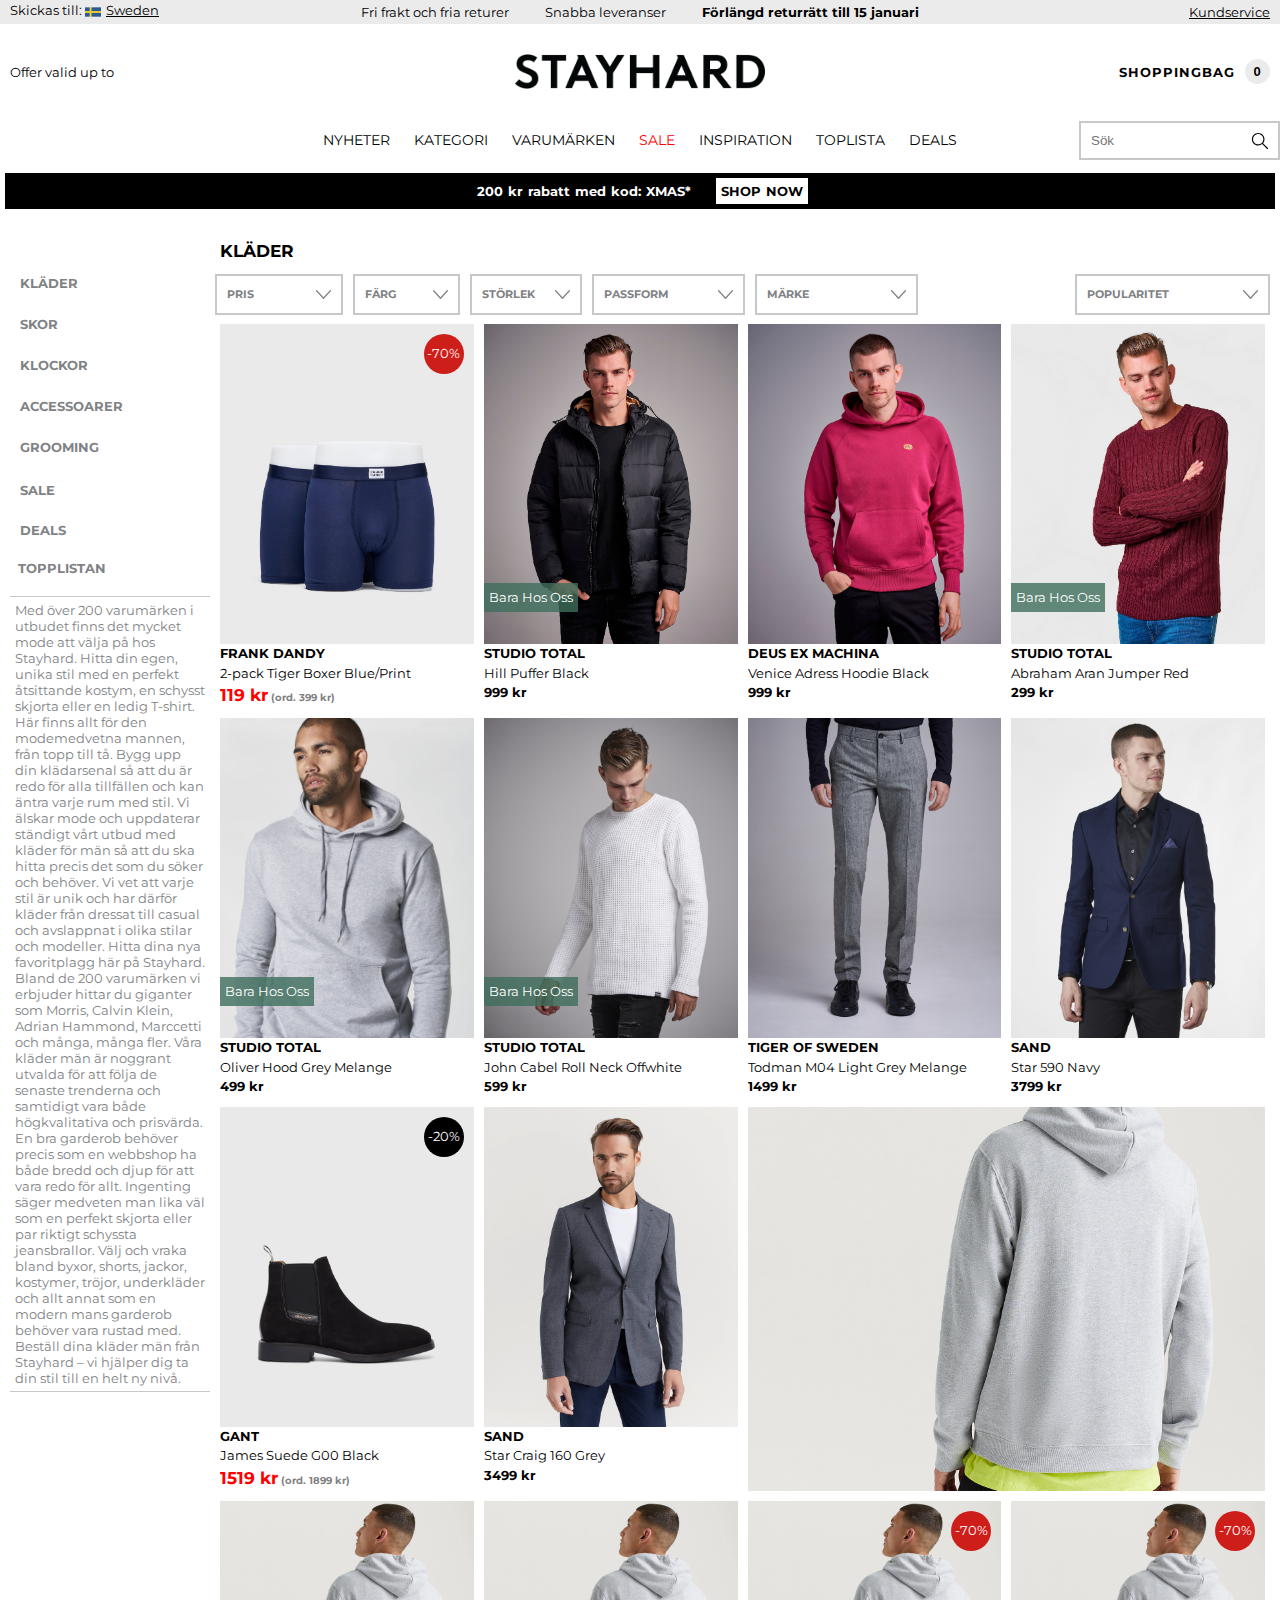
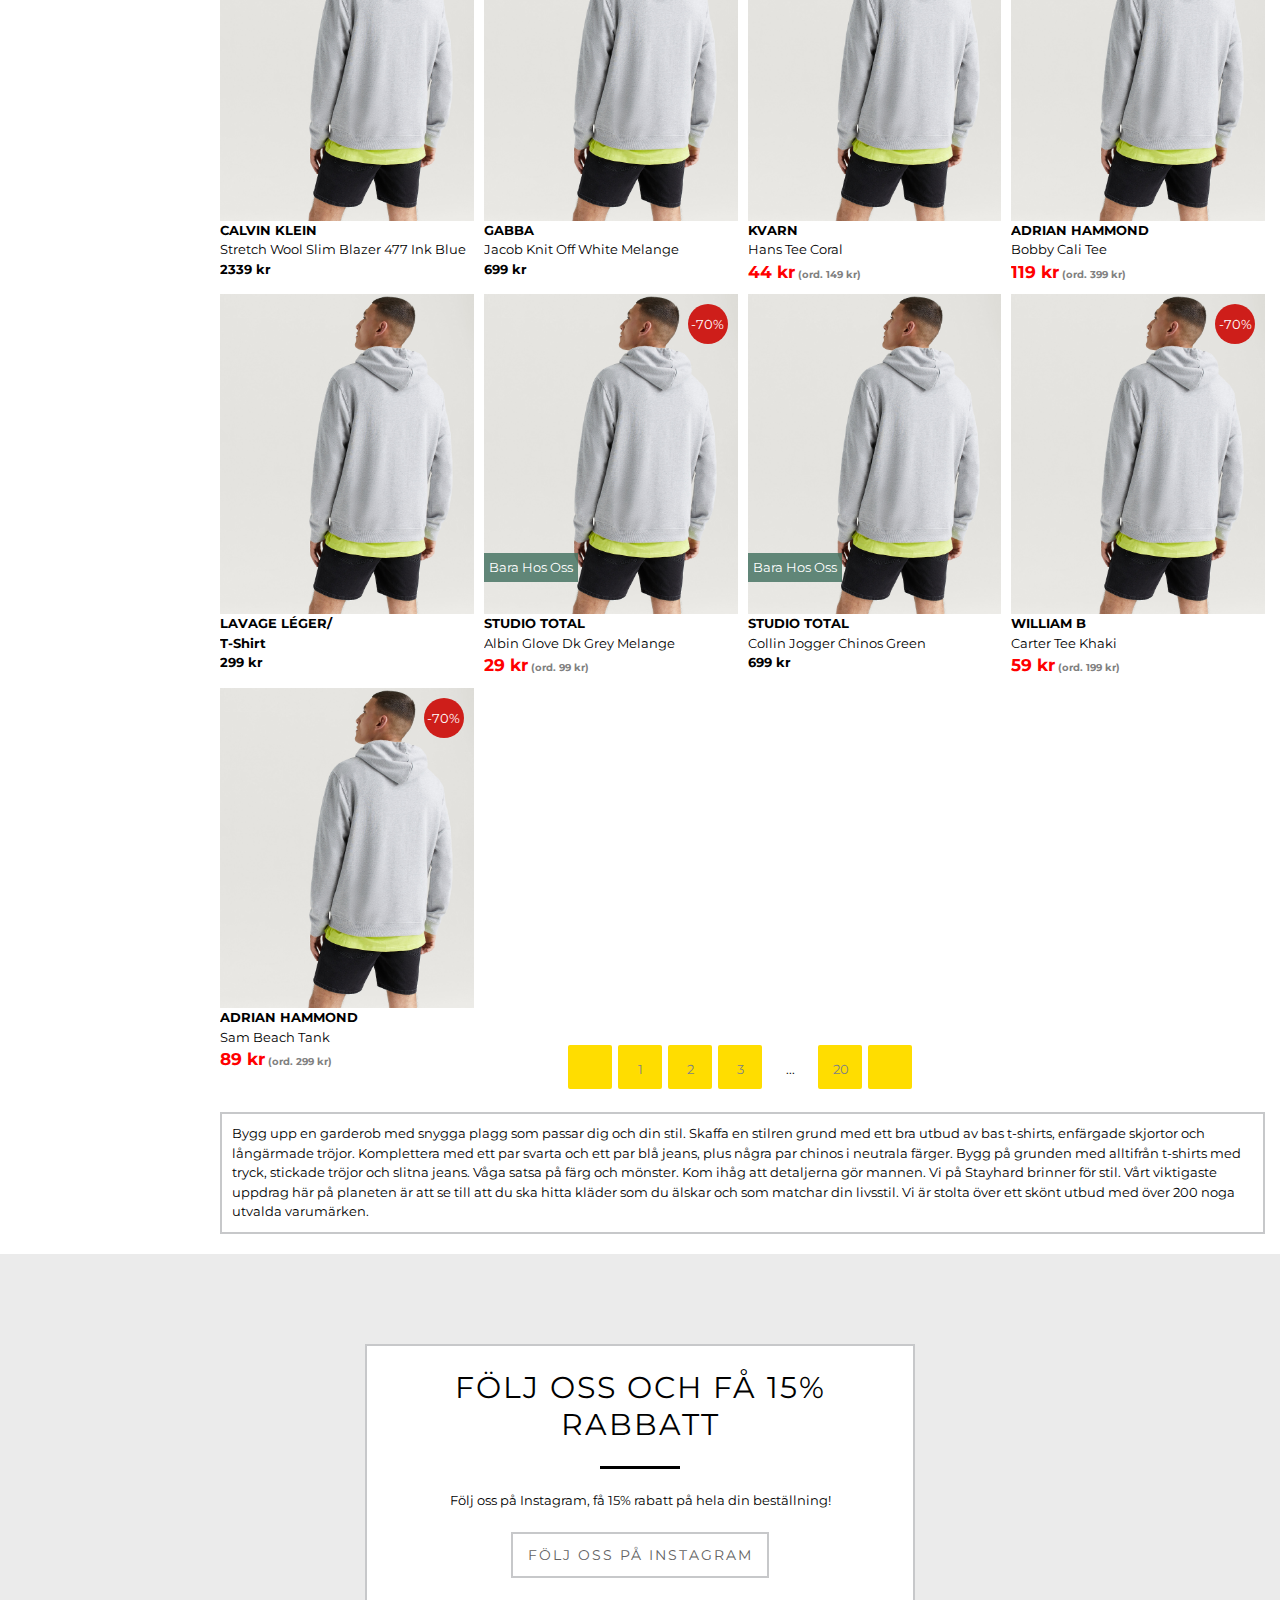
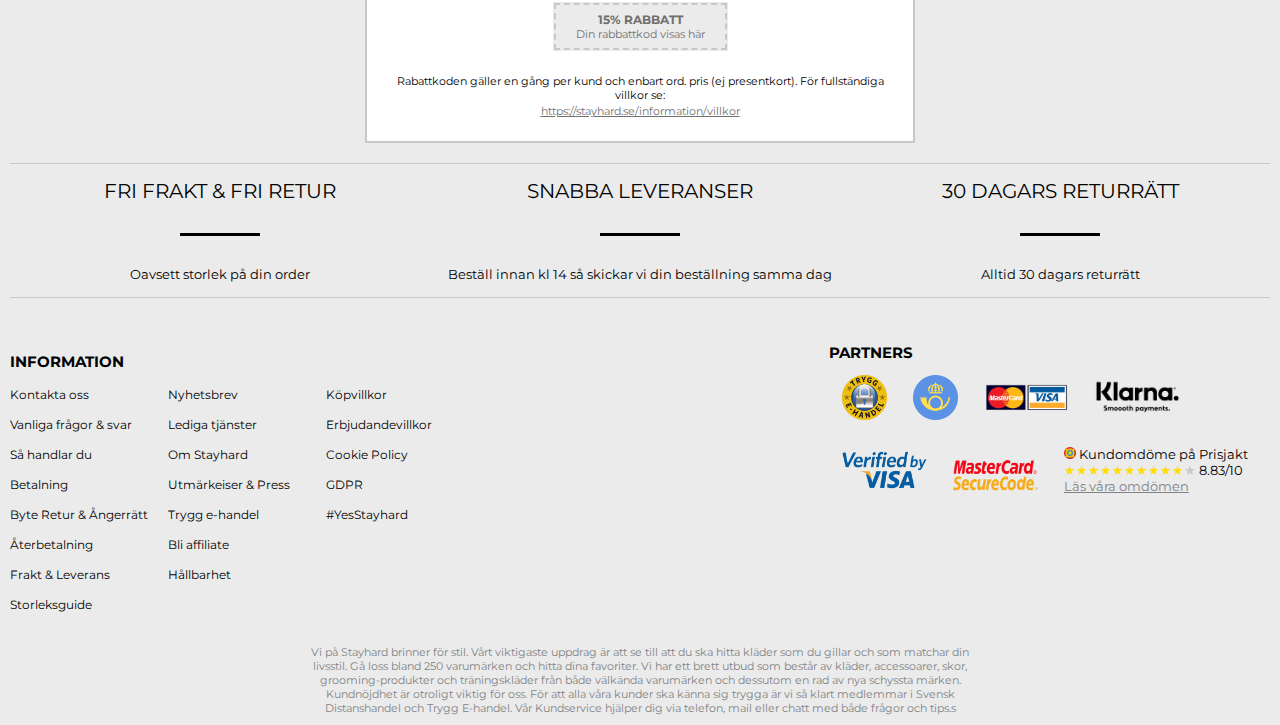
<file: clothes.html>
<!DOCTYPE html>
<html lang="">
<head>
<!-- Google Tag Manager -->
<script>(function(w,d,s,l,i){w[l]=w[l]||[];w[l].push({'gtm.start':
new Date().getTime(),event:'gtm.js'});var f=d.getElementsByTagName(s)[0],
j=d.createElement(s),dl=l!='dataLayer'?'&l='+l:'';j.async=true;j.src=
'https://www.googletagmanager.com/gtm.js?id='+i+dl;f.parentNode.insertBefore(j,f);
})(window,document,'script','dataLayer','GTM-NCV87VH');</script>
<!-- End Google Tag Manager -->
	<title>Köp kläder för män - Fri frakt & retur! - Stayhard</title>
	<meta charset="utf-8">
	<meta name="viewport" content="width=device-width, initial-scale=1.0">
	<link rel="icon" href="images/stayhard_logo.jpg">
	<link href="https://fonts.googleapis.com/css?family=Montserrat" rel="stylesheet">
	<link rel="stylesheet" href="https://use.fontawesome.com/releases/v5.5.0/css/all.css" integrity="sha384-B4dIYHKNBt8Bc12p+WXckhzcICo0wtJAoU8YZTY5qE0Id1GSseTk6S+L3BlXeVIU" crossorigin="anonymous">
	<link rel="stylesheet" type="text/css" href="stylesheets/styles.css">
	<link rel="stylesheet" type="text/css" href="stylesheets/megamenu.css">
	<link rel="stylesheet" type="text/css" href="stylesheets/footer-style.css">
	<link rel="stylesheet" type="text/css" href="stylesheets/shoping-cart.css">
	<link rel="stylesheet" type="text/css" href="stylesheets/clothes.css">	
</head>
<body>
<!-- Google Tag Manager (noscript) -->
<noscript><iframe src="https://www.googletagmanager.com/ns.html?id=GTM-NCV87VH"
height="0" width="0" style="display:none;visibility:hidden"></iframe></noscript>
<!-- End Google Tag Manager (noscript) -->
	
	<header>
		<div id="upper-bar">
			<div id="upper-bar-container">

				<!-- Dropdown list of the countries--> 
				<div id="user-country">
					<label for="selected-nation">
						Skickas till:&nbsp;
					</label>
					<div id="selecting-user-nation">
						<ul id="selected-nation">
							<li>
								<img src="images/flags/swedish.png">
								<p>Sweden</p>
							</li>
						</ul>
						<!-- List of countries to select from -->
						<ul id="nations">
							<li>
								<img src="images/flags/austrian.png">
								<p>Austria</p>
							</li>
							<li>
								<img src="images/flags/belgiun.png">
								<p>Belgium</p>
							</li>
							<li>
								<img src="images/flags/bulgarian.jpg">
								<p>Bulgaria</p>
							</li>
							<li id="default-user-nation">
								<img src="images/flags/swedish.png">
								<p>Sweden</p>
							</li>
						</ul>
					</div>				
				</div>

				<!-- Info about the delivery -->
				<div id="delivery-form">
					<p>Fri frakt och fria returer</p>
					<p>Snabba leveranser</p>
					<p>Förlängd returrätt till 15 januari</p>
				</div>

				<!-- Customer service link-->
				<div id="customer-service">
					<a href="kontaktaoss.html">Kundservice</a>
				</div>
			</div>
		</div>

		<div id="middle-bar">
			<div id="middle-bar-container">
				<div id="toggle-container">
					<div id="clickable-toggle-area">
						<!-- Toggle menu on mobile view -->
						<input type="checkbox" id="toggle-menu-checkbox">			
						<label id="toggle-menu-label" for="toggle-menu-checkbox"><span id="toggle-menu"></span></label>
					</div>
				</div>

				<!--Offer counter clock, logo and shopping kart-->
				<div id="offer-validity-counter">Offer valid up to</div>
				<div id="logo">
					<a href="index.html"><img src="images/stayhard_small.png" title="Stay Hard Logotype"></a>
				</div>				
				<div id="shopping-kart-div">
					<i class="fas fa-search" id="search-box-toggle"></i>
					<p>shoppingbag&nbsp;</p>
					<p id="shoping-counter">0</p>
				</div>
			</div>
			<div id="mobile-search-box" class="show-or-hide">
				<input type="text" name="search-item" id="mobile-search-field" placeholder="Sök varumärke eller produkt" />
				<p>SÖK</p>
			</div>
		</div>		

		<nav id="main-menu">					
			<ul id="top-menu">
				<li class="mobile-view-only top-menu-item" id="avdelningar">
					<a href="#" class="top-menu-link mobile-view-only-header">Avdelningar</a>
				</li>
				<li class="top-menu-item" id="new-in-store">
					<a href="#" class="top-menu-link">Nyheter</a>
					<ul class="top-menu-sublist" id="all-items-we-sell-new">
						<li class="top-menu-subcategory" id="all-apparel">
							<a href="#" class="category-link">Kläder</a>
							<ul class="which-type-of-product">
								<li class="innermost-category" id="clothing-new">
									<a href="#">Basics</a>
									<ul class="product-listing">
										<li class="innermost-li"><a href="#">T-Shirts</a></li>
										<li class="innermost-li"><a href="#">Tröjor</a></li>
										<li class="innermost-li"><a href="#">Byxor</a></li>
										<li class="innermost-li"><a href="#">Underkläder</a></li>
									</ul>
								</li>
								<li class="innermost-category" id="bathwear-new">
									<a href="#">Bad och beach</a>
									<ul class="product-listing">
										<li class="innermost-li"><a href="#">Badshorts</a></li>
										<li class="innermost-li"><a href="#">Flip flops</a></li>
										<li class="innermost-li"><a href="#">Beachbags</a></li>
									</ul>
								</li>
								<li class="innermost-category" id="trousers-chinos-new">
									<a href="#">Byxor och chinos</a>
									<ul class="product-listing">
										<li class="innermost-li"><a href="#">Byxor</a></li>
										<li class="innermost-li"><a href="#">Cargobyxor</a></li>
										<li class="innermost-li"><a href="#">Chinos</a></li>
										<li class="innermost-li"><a href="#">Joggingbyxor</a></li>
										<li class="innermost-li"><a href="#">Kostymbyxor</a></li>
									</ul>
								</li>
								<li class="innermost-category" id="jackets-new">
									<a href="#">Jackets</a>
									<ul class="product-listing">
										<li class="innermost-li"><a href="#">Rockat och trenchcoats</a></li>
										<li class="innermost-li"><a href="#">Anorak</a></li>
										<li class="innermost-li"><a href="#">Jeansjackor</a></li>
										<li class="innermost-li"><a href="#">Parkas</a></li>
										<li class="innermost-li"><a href="#">Västar</a></li>
									</ul>
								</li>
								<li class="innermost-category" id="jeans-new">
									<a href="#">Jeans</a>
									<ul class="product-listing">
										<li class="innermost-li"><a href="#">Skinny fit jeans</a></li>
										<li class="innermost-li"><a href="#">Slim fit jeans</a></li>
										<li class="innermost-li"><a href="#">Loose fit jeans</a></li>
										<li class="innermost-li"><a href="#">Regular jeans</a></li>
										<li class="innermost-li"><a href="#">Ripped jeans</a></li>
									</ul>
								</li>
							</ul>
						</li>
						<li class="top-menu-subcategory" id="all-shoes-new">
							<a href="#" class="category-link">Skor</a>
							<ul class="which-type-of-product">
								<li class="innermost-category" id="boots-new">
									<a href="#">Boots och kängor</a>
									<ul class="product-listing">
										<li class="innermost-li"><a href="#">Boots och kängor utan snöring</a></li>
										<li class="innermost-li"><a href="#">Boots och kängor med snöring</a></li>
									</ul>
								</li>
								<li class="innermost-category" id="dress-shoes-new">
									<a href="#">Dressade skor</a>
									<!-- <ul class="product-listing">
										<li class="innermost-li"><a href="#">Dressade skor</a></li>
									</ul> -->
								</li>
								<li class="innermost-category" id="flipflops-sandals-new">
									<a href="#">Flip flop och sandlar</a>
									<ul class="product-listing">
										<li class="innermost-li"><a href="#">Flip flop</a></li>
										<li class="innermost-li"><a href="#">Sandlar</a></li>
										<li class="innermost-li"><a href="#">Tofflor</a></li>
									</ul>
								</li>
								<li class="innermost-category" id="sneakers-textileshoes-new">
									<a href="#">Sneaker och textilskor</a>
									<ul class="product-listing">
										<li class="innermost-li"><a href="#">Låga sneakers</a></li>
										<li class="innermost-li"><a href="#">Höga sneakers</a></li>
										<li class="innermost-li"><a href="#">Espadrillos</a></li>
										<li class="innermost-li"><a href="#">Skatskor</a></li>
									</ul>
								</li>				
							</ul>
						</li>
						<li class="top-menu-subcategory" id="all-watches-new">
							<a href="#" class="category-link">Klockor</a>
							<ul class="which-type-of-product">
								<li class="innermost-category" id="analog-watches-new">
									<a href="#">Analoga clockor</a>
								<!-- 	<ul class="product-listing">
										<li class="innermost-li"><a href="#">Analoga clockor</a></li>
									</ul> -->
								</li>
								<li class="innermost-category" id="digital-watches-new">
									<a href="#">Digitala clockor</a>
									<!-- <ul class="product-listing">
										<li class="innermost-li"><a href="#">Dititala clockor</a></li>
									</ul> -->
								</li>
							</ul>
						</li>
						<li class="top-menu-subcategory" id="all-accessories-new">
							<a href="#" class="category-link">Accessoarer</a>
							<ul class="which-type-of-product">
								<li class="innermost-category" id="belts-new">
									<a href="#">Bälten och hängslen</a>
									<ul class="product-listing">
										<li class="innermost-li"><a href="#">Bälten</a></li>
									</ul>
								</li>
								<li class="innermost-category" id="caps-hats-new">
									<a href="#">Mössor- kepsar och hattar</a>
									<ul class="product-listing">
										<li class="innermost-li"><a href="#">Hattar</a></li>
										<li class="innermost-li"><a href="#">Kepsar</a></li>
										<li class="innermost-li"><a href="#">Mössor</a></li>
									</ul>
								</li>
								<li class="innermost-category" id="ties-new">
									<a href="#">Slips</a>
									<ul class="product-listing">
										<li class="innermost-li"><a href="#">Slips</a></li>
									</ul>
								</li>
								<li class="innermost-category" id="eyewear-new">
									<a href="#">Solglasögon</a>
									<ul class="product-listing">
										<li class="innermost-li"><a href="#">Metallbåge</a></li>
										<li class="innermost-li"><a href="#">Plastbåge</a></li>
									</ul>
								</li>
								<li class="innermost-category" id="jewelry-new">
									<a href="#">Smycken</a>
									<ul class="product-listing">
										<li class="innermost-li"><a href="#">Armband</a></li>
										<li class="innermost-li"><a href="#">Halsband</a></li>
										<li class="innermost-li"><a href="#">Ringar</a></li>
									</ul>
								</li>
								<li class="innermost-category" id="bags-wallets-new">
									<a href="#">Väskor och plånböcker</a>
									<ul class="product-listing">
										<li class="innermost-li"><a href="#">Axelremsväskor</a></li>
										<li class="innermost-li"><a href="#">Beachbags</a></li>
										<li class="innermost-li"><a href="#">Datorväskor</a></li>
										<li class="innermost-li"><a href="#">Necessärer</a></li>
										<li class="innermost-li"><a href="#">Planböcker</a></li>
										<li class="innermost-li"><a href="#">Ryggsäckar</a></li>
									</ul>
								</li>
							</ul>
						</li>
						<li class="top-menu-subcategory" id="all-grooming-products-new">
							<a href="#" class="category-link">Grooming</a>
							<ul class="which-type-of-product">
								<li class="innermost-category" id="face-care-new">
									<a href="#">Ansiktevård</a>
									<ul class="product-listing">
										<li class="innermost-li"><a href="#">Acne</a></li>
										<li class="innermost-li"><a href="#">Ansiktskrämer och återfuktning</a></li>
										<li class="innermost-li"><a href="#">Concealer</a></li>
										<li class="innermost-li"><a href="#">Munhygien</a></li>
									</ul>
								</li>
								<li class="innermost-category" id="smells-new">
									<a href="#">Döfter</a>
									<ul class="product-listing">
										<li class="innermost-li"><a href="#">Aftershave</a></li>
										<li class="innermost-li"><a href="#">Perfym</a></li>
									</ul>
								</li>
								<li class="innermost-category" id="hair-care">
									<a href="#">Hårvård och styling</a>
									<ul class="product-listing">
										<li class="innermost-li"><a href="#">Hårfärg</a></li>
										<li class="innermost-li"><a href="#">Hårbortfall</a></li>
										<li class="innermost-li"><a href="#">Shampoo och bortfall</a></li>
										<li class="innermost-li"><a href="#">Styling</a></li>
										<li class="innermost-li"><a href="#">Styling verktyg</a></li>
									</ul>
								</li>
								<li class="innermost-category" id="body-care-new">
									<a href="#">Kroppsvård</a>
									<ul class="product-listing">
										<li class="innermost-li"><a href="#">Deodrand</a></li>
										<li class="innermost-li"><a href="#">Hudlotion</a></li>
										<li class="innermost-li"><a href="#">Hand och fotvård</a></li>
										<li class="innermost-li"><a href="#">Tvål och bad</a></li>
									</ul>
								</li>
								<li class="innermost-category" id="shaving-trimming-new">
									<a href="#">Rakning och skäggvård</a>
									<ul class="product-listing">
										<li class="innermost-li"><a href="#">Aftershave</a></li>
										<li class="innermost-li"><a href="#">Rakgel och rakskum</a></li>
										<li class="innermost-li"><a href="#">Rakhyvlar och rakknivar</a></li>
										<li class="innermost-li"><a href="#">Raktillbehör</a></li>
										<li class="innermost-li"><a href="#">Skägg och mustaschvax</a></li>
									</ul>
								</li>
							</ul>
						</li>
					</ul>
				</li>
				<li class="top-menu-item" id="categories">
					<a href="#" class="top-menu-link">Kategori</a>
					<ul class="top-menu-sublist" id="all-items-we-sell">
						<li class="top-menu-subcategory" id="all-apparel">
							<a href="#" class="category-link">Kläder</a>
							<ul class="which-type-of-product">
								<li class="innermost-category" id="clothing">
									<a href="#">Basics</a>
									<ul class="product-listing">
										<li class="innermost-li"><a href="#">T-Shirts</a></li>
										<li class="innermost-li"><a href="#">Tröjor</a></li>
										<li class="innermost-li"><a href="#">Byxor</a></li>
										<li class="innermost-li"><a href="#">Underkläder</a></li>
									</ul>
								</li>
								<li class="innermost-category" id="bathwear">
									<a href="#">Bad och beach</a>
									<ul class="product-listing">
										<li class="innermost-li"><a href="#">Badshorts</a></li>
										<li class="innermost-li"><a href="#">Flip flops</a></li>
										<li class="innermost-li"><a href="#">Beachbags</a></li>
									</ul>
								</li>
								<li class="innermost-category" id="trousers-chinos">
									<a href="#">Byxor och chinos</a>
									<ul class="product-listing">
										<li class="innermost-li"><a href="#">Byxor</a></li>
										<li class="innermost-li"><a href="#">Cargobyxor</a></li>
										<li class="innermost-li"><a href="#">Chinos</a></li>
										<li class="innermost-li"><a href="#">Joggingbyxor</a></li>
										<li class="innermost-li"><a href="#">Kostymbyxor</a></li>
									</ul>
								</li>
								<li class="innermost-category" id="jackets">
									<a href="#">Jackets</a>
									<ul class="product-listing">
										<li class="innermost-li"><a href="#">Rockat och trenchcoats</a></li>
										<li class="innermost-li"><a href="#">Anorak</a></li>
										<li class="innermost-li"><a href="#">Jeansjackor</a></li>
										<li class="innermost-li"><a href="#">Parkas</a></li>
										<li class="innermost-li"><a href="#">Västar</a></li>
									</ul>
								</li>
								<li class="innermost-category" id="jeans">
									<a href="#">Jeans</a>
									<ul class="product-listing">
										<li class="innermost-li"><a href="#">Skinny fit jeans</a></li>
										<li class="innermost-li"><a href="#">Slim fit jeans</a></li>
										<li class="innermost-li"><a href="#">Loose fit jeans</a></li>
										<li class="innermost-li"><a href="#">Regular jeans</a></li>
										<li class="innermost-li"><a href="#">Ripped jeans</a></li>
									</ul>
								</li>
							</ul>
						</li>
						<li class="top-menu-subcategory" id="all-shoes">
							<a href="#" class="category-link">Skor</a>
							<ul class="which-type-of-product">
								<li class="innermost-category" id="boots">
									<a href="#">Boots och kängor</a>
									<ul class="product-listing">
										<li class="innermost-li"><a href="#">Boots och kängor utan snöring</a></li>
										<li class="innermost-li"><a href="#">Boots och kängor med snöring</a></li>
									</ul>
								</li>
								<li class="innermost-category" id="dress-shoes">
									<a href="#">Dressade skor</a>
									<ul class="product-listing">
										<li class="innermost-li"><a href="#">Dressade skor</a></li>
									</ul>
								</li>
								<li class="innermost-category" id="flipflops-sandals">
									<a href="#">Flip flop och sandlar</a>
									<ul class="product-listing">
										<li class="innermost-li"><a href="#">Flip flop</a></li>
										<li class="innermost-li"><a href="#">Sandlar</a></li>
										<li class="innermost-li"><a href="#">Tofflor</a></li>
									</ul>
								</li>
								<li class="innermost-category" id="sneakers-textileshoes">
									<a href="#">Sneaker och textilskor</a>
									<ul class="product-listing">
										<li class="innermost-li"><a href="#">Låga sneakers</a></li>
										<li class="innermost-li"><a href="#">Höga sneakers</a></li>
										<li class="innermost-li"><a href="#">Espadrillos</a></li>
										<li class="innermost-li"><a href="#">Skatskor</a></li>
									</ul>
								</li>				
							</ul>
						</li>
						<li class="top-menu-subcategory" id="all-watches">
							<a href="#" class="category-link">Klockor</a>
							<ul class="which-type-of-product">
								<li class="innermost-category" id="analog-watches">
									<a href="#">Analoga clockor</a>
									<!-- <ul class="product-listing">
										<li class="innermost-li"><a href="#">Analoga clockor</a></li>
									</ul> -->
								</li>
								<li class="innermost-category" id="digital-watches">
									<a href="#">Digitala clockor</a>
								<!-- 	<ul class="product-listing">
										<li class="innermost-li"><a href="#">Dititala clockor</a></li>
									</ul> -->
								</li>
							</ul>
						</li>
						<li class="top-menu-subcategory" id="all-accessories">
							<a href="#" class="category-link">Accessoarer</a>
							<ul class="which-type-of-product">
								<li class="innermost-category" id="belts">
									<a href="#">Bälten och hängslen</a>
									<ul class="product-listing">
										<li class="innermost-li"><a href="#">Bälten</a></li>
									</ul>
								</li>
								<li class="innermost-category" id="caps-hats">
									<a href="#">Mössor- kepsar och hattar</a>
									<ul class="product-listing">
										<li class="innermost-li"><a href="#">Hattar</a></li>
										<li class="innermost-li"><a href="#">Kepsar</a></li>
										<li class="innermost-li"><a href="#">Mössor</a></li>
									</ul>
								</li>
								<li class="innermost-category" id="ties">
									<a href="#">Slips</a>
									<ul class="product-listing">
										<li class="innermost-li"><a href="#">Slips</a></li>
									</ul>
								</li>
								<li class="innermost-category" id="eyewear">
									<a href="#">Solglasögon</a>
									<ul class="product-listing">
										<li class="innermost-li"><a href="#">Metallbåge</a></li>
										<li class="innermost-li"><a href="#">Plastbåge</a></li>
									</ul>
								</li>
								<li class="innermost-category" id="jewelry">
									<a href="#">Smycken</a>
									<ul class="product-listing">
										<li class="innermost-li"><a href="#">Armband</a></li>
										<li class="innermost-li"><a href="#">Halsband</a></li>
										<li class="innermost-li"><a href="#">Ringar</a></li>
									</ul>
								</li>
								<li class="innermost-category" id="bags-wallets">
									<p>Väskor och plånböcker</p>
									<ul class="product-listing">
										<li class="innermost-li"><a href="#">Axelremsväskor</a></li>
										<li class="innermost-li"><a href="#">Beachbags</a></li>
										<li class="innermost-li"><a href="#">Datorväskor</a></li>
										<li class="innermost-li"><a href="#">Necessärer</a></li>
										<li class="innermost-li"><a href="#">Planböcker</a></li>
										<li class="innermost-li"><a href="#">Ryggsäckar</a></li>
									</ul>
								</li>
							</ul>
						</li>
						<li class="top-menu-subcategory" id="all-grooming-products">
							<a href="#" class="category-link">Grooming</a>
							<ul class="which-type-of-product">
								<li class="innermost-category" id="face-care">
									<a href="#">Ansiktevård</a>
									<ul class="product-listing">
										<li class="innermost-li"><a href="#">Acne</a></li>
										<li class="innermost-li"><a href="#">Ansiktskrämer och återfuktning</a></li>
										<li class="innermost-li"><a href="#">Concealer</a></li>
										<li class="innermost-li"><a href="#">Munhygien</a></li>
									</ul>
								</li>
								<li class="innermost-category" id="smells">
									<a href="#">Döfter</a>
									<ul class="product-listing">
										<li class="innermost-li"><a href="#">Aftershave</a></li>
										<li class="innermost-li"><a href="#">Perfym</a></li>
									</ul>
								</li>
								<li class="innermost-category" id="hair-care">
									<a href="#">Hårvård och styling</a>
									<ul class="product-listing">
										<li class="innermost-li"><a href="#">Hårfärg</a></li>
										<li class="innermost-li"><a href="#">Hårbortfall</a></li>
										<li class="innermost-li"><a href="#">Shampoo och bortfall</a></li>
										<li class="innermost-li"><a href="#">Styling</a></li>
										<li class="innermost-li"><a href="#">Styling verktyg</a></li>
									</ul>
								</li>
								<li class="innermost-category" id="body-care">
									<a href="#">Kroppsvård</a>
									<ul class="product-listing">
										<li class="innermost-li"><a href="#">Deodrand</a></li>
										<li class="innermost-li"><a href="#">Hudlotion</a></li>
										<li class="innermost-li"><a href="#">Hand och fotvård</a></li>
										<li class="innermost-li"><a href="#">Tvål och bad</a></li>
									</ul>
								</li>
								<li class="innermost-category" id="shaving-trimming">
									<a href="#">Rakning och skäggvård</a>
									<ul class="product-listing">
										<li class="innermost-li"><a href="#">Aftershave</a></li>
										<li class="innermost-li"><a href="#">Rakgel och rakskum</a></li>
										<li class="innermost-li"><a href="#">Rakhyvlar och rakknivar</a></li>
										<li class="innermost-li"><a href="#">Raktillbehör</a></li>
										<li class="innermost-li"><a href="#">Skägg och mustaschvax</a></li>
									</ul>
								</li>
							</ul>
						</li>
					</ul>   
				</li>
				<li class="top-menu-item" id="brands">
					<a href="#" class="top-menu-link">Varumärken</a>
					<ul class="top-menu-sublist">
						<li class="top-menu-subcategory popular-brands" id="all-brands">
							<a href="#" class="category-link">Populära Märken</a>
							<ul class="which-type-of-product">
								<li class="innermost-category" id="brand-gant">
									<a href="#">GANT</a>
									<ul class="product-listing">
										<li class="innermost-li"><a href="#">Boots and Kängor</a></li>
										<li class="innermost-li"><a href="#">Klockor</a></li>
										<li class="innermost-li"><a href="#">Sneakers och textilskor</a></li>
										<li class="innermost-li"><a href="#">Strumpor och underkläder</a></li>
										<li class="innermost-li"><a href="#">T-shirts</a></li>
									</ul>
								</li>
								<li class="innermost-category" id="brand-lyle-and-scott">
									<a href="#">Lyle and Scott</a>
									<ul class="product-listing">
										<li class="innermost-li"><a href="#">Boots and Kängor</a></li>
										<li class="innermost-li"><a href="#">Klockor</a></li>
										<li class="innermost-li"><a href="#">Sneakers och textilskor</a></li>
										<li class="innermost-li"><a href="#">Strumpor och underkläder</a></li>
										<li class="innermost-li"><a href="#">T-shirts</a></li>
									</ul>
								</li>
								<li class="innermost-category" id="brand-calvin-klein-jeans">
									<a href="#">Calvin Klein Jeans</a>
									<ul class="product-listing">
										<li class="innermost-li"><a href="#">Boots and Kängor</a></li>
										<li class="innermost-li"><a href="#">Klockor</a></li>
										<li class="innermost-li"><a href="#">Sneakers och textilskor</a></li>
										<li class="innermost-li"><a href="#">Strumpor och underkläder</a></li>
										<li class="innermost-li"><a href="#">T-shirts</a></li>
									</ul>
								</li>
								<li class="innermost-category" id="brand-Levis">
									<a href="#">Levis</a>
									<ul class="product-listing">
										<li class="innermost-li"><a href="#">Boots and Kängor</a></li>
										<li class="innermost-li"><a href="#">Klockor</a></li>
										<li class="innermost-li"><a href="#">Sneakers och textilskor</a></li>
										<li class="innermost-li"><a href="#">Strumpor och underkläder</a></li>
										<li class="innermost-li"><a href="#">T-shirts</a></li>
									</ul>
								</li>
								<li class="innermost-category" id="brand-les-deux">
									<a href="#">Les Deux</a>
									<ul class="product-listing">
										<li class="innermost-li"><a href="#">Boots and Kängor</a></li>
										<li class="innermost-li"><a href="#">Klockor</a></li>
										<li class="innermost-li"><a href="#">Sneakers och textilskor</a></li>
										<li class="innermost-li"><a href="#">Strumpor och underkläder</a></li>
										<li class="innermost-li"><a href="#">T-shirts</a></li>
									</ul>
								</li>
								<li class="innermost-category" id="brand-gabba">
									<a href="#">Gabba</a>
									<ul class="product-listing">
										<li class="innermost-li"><a href="#">Boots and Kängor</a></li>
										<li class="innermost-li"><a href="#">Klockor</a></li>
										<li class="innermost-li"><a href="#">Sneakers och textilskor</a></li>
										<li class="innermost-li"><a href="#">Strumpor och underkläder</a></li>
										<li class="innermost-li"><a href="#">T-shirts</a></li>
									</ul>
								</li>
							</ul>  
						</li>
						<li class="top-menu-subcategory popular-brands" id="brands-new-arrivals">
							<a href="#" class="category-link">Nyher från</a>
							<ul class="which-type-of-product">
								<li class="innermost-category" id="brand-cdlp">
									<a href="#">CDLP</a>
									<ul class="product-listing">
										<li class="innermost-li"><a href="#">Boots and Kängor</a></li>
										<li class="innermost-li"><a href="#">Klockor</a></li>
										<li class="innermost-li"><a href="#">Sneakers och textilskor</a></li>
										<li class="innermost-li"><a href="#">Strumpor och underkläder</a></li>
										<li class="innermost-li"><a href="#">T-shirts</a></li>
									</ul>
								</li>
								<li class="innermost-category" id="brand-morris">
									<a href="#">Morris</a>
									<ul class="product-listing">
										<li class="innermost-li"><a href="#">Boots and Kängor</a></li>
										<li class="innermost-li"><a href="#">Klockor</a></li>
										<li class="innermost-li"><a href="#">Sneakers och textilskor</a></li>
										<li class="innermost-li"><a href="#">Strumpor och underkläder</a></li>
										<li class="innermost-li"><a href="#">T-shirts</a></li>
									</ul>
								</li>
								<li class="innermost-category" id="brand-penfield">
									<a href="#">Penfield</a>
									<ul class="product-listing">
										<li class="innermost-li"><a href="#">Boots and Kängor</a></li>
										<li class="innermost-li"><a href="#">Klockor</a></li>
										<li class="innermost-li"><a href="#">Sneakers och textilskor</a></li>
										<li class="innermost-li"><a href="#">Strumpor och underkläder</a></li>
										<li class="innermost-li"><a href="#">T-shirts</a></li>
									</ul>
								</li>
								<li class="innermost-category" id="brand-tommy-hillfiger">
									<a href="#">Tommy Hillfiger</a>
									<ul class="product-listing">
										<li class="innermost-li"><a href="#">Boots and Kängor</a></li>
										<li class="innermost-li"><a href="#">Klockor</a></li>
										<li class="innermost-li"><a href="#">Sneakers och textilskor</a></li>
										<li class="innermost-li"><a href="#">Strumpor och underkläder</a></li>
										<li class="innermost-li"><a href="#">T-shirts</a></li>
									</ul>
								</li>
							</ul>   
						</li>
						<li class="top-menu-subcategory popular-brands" id="brand-from-a-to-z">
							<a href="#" class="category-link">Alla varumärken</a>
							<p><a href="#" id="list-all-brands">A - Ö</a></p>
						</li>
					</ul>   
				</li>

				<li class="top-menu-item" id="sale">
					<a href="#" class="top-menu-link">Sale</a>			  
				</li>

				<li class="top-menu-item" id="inspiration">
					<a href="#" class="top-menu-link">Inspiration</a>
				</li>

				<li class="top-menu-item" id="top-selling">
					<a href="#" class="top-menu-link">Toplista</a>
				</li>

				<li class="top-menu-item" id="deals">
					<a href="#" class="top-menu-link">Deals</a>
				</li>

				<li class="mobile-view-only top-menu-item">
					<a href="#" class="top-menu-link">Presentkort</a>
				</li>

				<li class="top-menu-item mobile-view-only" id="fit-by-fit">
					<a href="#" class="top-menu-link">Fit by fit</a>
				</li>
				
				<li class="top-menu-item mobile-view-only" id="kund-service">
					<a href="#" class="top-menu-link mobile-view-only-header">Kundservice</a>
					<a href="#" class="top-menu-link">Information</a>
					<a href="#" class="top-menu-link">Maila oss</a>
					<a href="#" class="top-menu-link">Ring oss</a>
				</li>

				<li class="top-menu-item mobile-view-only" id="social-media">
					<a href="#" class="top-menu-link mobile-view-only-header">Sociala medier</a>
					<a href="#" class="top-menu-link">Facebook</a>
					<a href="#" class="top-menu-link">Instagram</a>
					<a href="#" class="top-menu-link">Youtube</a>
				</li>

			</ul>
			<div class="search-bar-contianer">
				<input type="text" name="search-item" class="mobile-search-field" placeholder="Sök" />
				<div class="search-glass">
					<img src="images/products/search.svg">
				</div>
			</div>			
		</nav>
	</header>

	<div id="clear-fix" ></div>
	
	<div id="body-overlay"></div>

	<div id="shoping-bag-container" >
		<section class="sc-shoping-cart">		
			<button class="sc-add-to-cart-customized" onclick="window.open('new-check-out.html', '_self')">
				<a href="./new-check-out.html">Till Kassan</a>		
			</button>
		
			<section class="sc-selected-products">
				<div class="sc-product-image-container">
					<img src="images/shoping-cart/socks.jpeg">
				</div>
				<div class="sc-product-size-price">
					<div class="sc-chosen-product sc-flex-container">
						<div class="sc-wrapper">
							<p>LEVI'S</p>
							<p>168SF Low Cut 3-pack Socks 300 </p>
							<p>White</p>
						</div>
						<div class="sc-trash-bin"><img src="images/shoping-cart/garbage.svg"></div>
					</div>

					<section class="sc-size-and-quantity">
						<p class="sc-selected-sub-heading">storlek</p>
						<div class="sc-selected-product-size sc-flex-container">
							<div class="sc-shoping-cart-size-container sc-sizes-only">
								<div id="side-nav-heading">
									<span>41-46</span>
									<img src="images/shoping-cart/down-arrow.svg" class="sc-arrow">
								</div>
								<ul class="sc-list-container">
									<li>41-46</li>
								</ul>
							</div>
							<span><p class="sc-stock-availablity">I lager</p></span>
						</div>

						<p class="sc-selected-sub-heading">antal</p>
						<div class="sc-selected-quantity-price sc-flex-container">
							<div class="sc-shoping-cart-size-container">
								<div id="side-nav-heading">
									<span>1</span>
									<img src="images/shoping-cart/down-arrow.svg" class="sc-arrow">
								</div>
								<ul class="sc-list-container">
									<li>1</li>
									<li>2</li>
									<li>3</li>
									<li>4</li>
									<li>5</li>
									<li>6</li>
									<li>7</li>
								</ul>
							</div>
							<p class="sc-selected-price">89 kr</p>
						</div>
					</section>
				</div>
			</section>
			<table>
				<tr>
					<th class="sc-type-1">VAROR:</th>
					<td class="sc-type-2">0 kr</td>
				</tr>
				<tr>
					<th class="sc-type-1">SUMMA:</th>
					<td class="sc-type-2">0 kr</td>
				</tr>
			</table>

			<hr class="sc-thick-divider">

			<h2 id="glom-inte">GLÖM INTE:</h2>
				
			<section class="sc-dont-forget-images">
				<div class="sc-dont-forget-product">
					<div class="sc-product-image-container"><img src="images/shoping-cart/men.jpeg"></div>
					<p class="sc-brand">just for men</p>
					<p class="sc-product-name">Dark Brown-Bread </p>
					<p class="sc-product-cost">129 kr</p>
				</div>	
				<div class="sc-dont-forget-product">
					<div class="sc-product-image-container"><img src="images/shoping-cart/socks.jpeg"></div>
					<p class="sc-brand">Levi's</p>
					<p class="sc-product-name">168SF Low Cut 3-pack Socks 300</p>
					<p class="sc-product-cost">89 kr</p>
				</div>
				<div class="sc-dont-forget-product">
					<div class="sc-product-image-container"><img src="images/shoping-cart/perfym.jpeg"></div>
					<p class="sc-brand">BOSS</p>
					<p class="sc-product-name">Boss The Scent EDT 50 ml</p>
					<p class="sc-product-cost">640 kr</p>
				</div>
				<div class="sc-dont-forget-product">
					<div class="sc-product-image-container"><img src="images/shoping-cart/01373464_display.jpeg"></div>
					<p class="sc-brand">LEVI'S</p>
					<p class="sc-product-name">168SF Low Cut 3-pack Socks 300 Gray</p>
					<p class="sc-product-cost">89 kr</p>
				</div>			
			</section>
		</section>
	</div>

	<div id="discount-reminder">
		<div class="reminder-container">
			<p>200 kr rabatt med kod: XMAS*</p>
			<p>shop now</p>
		</div>
	</div>

	<div class="top-level-container" id="main-container">
		<section id="sub-category-options-container">
			<div class="page-map">
				<h1 id="current-sub-category-heading">Kläder</h1>
				<div id="where-on-the-page"></div>
			</div>

			<aside class="side-navigation">
				<article id="category-explanation" class="hide-category-explanation">
					<p>Med över 200 varumärken i utbudet finns det mycket mode att välja på hos Stayhard. Hitta din egen, unika stil med en perfekt åtsittande kostym, en schysst skjorta eller en ledig T-shirt. Här finns allt för den modemedvetna mannen, från topp till tå. Bygg upp din klädarsenal så att du är redo för alla tillfällen och kan äntra varje rum med stil. Vi älskar mode och uppdaterar ständigt vårt utbud med kläder för män så att du ska hitta precis det som du söker och behöver. Vi vet att varje stil är unik och har därför kläder från dressat till casual och avslappnat i olika stilar och modeller. Hitta dina nya favoritplagg här på Stayhard.</p>
					<p>Bland de 200 varumärken vi erbjuder hittar du giganter som Morris, Calvin Klein, Adrian Hammond, Marccetti och många, många fler. Våra kläder män är noggrant utvalda för att följa de senaste trenderna och samtidigt vara både högkvalitativa och prisvärda. En bra garderob behöver precis som en webbshop ha både bredd och djup för att vara redo för allt. Ingenting säger medveten man lika väl som en perfekt skjorta eller par riktigt schyssta jeansbrallor. Välj och vraka bland byxor, shorts, jackor, kostymer, tröjor, underkläder och allt annat som en modern mans garderob behöver vara rustad med. Beställ dina kläder män från Stayhard – vi hjälper dig ta din stil till en helt ny nivå.</p>
				</article>
				<div class="sub-category-menu">
					<div class="sub-category-outer-div">
						<div class="sub-category-selector">
							<p>underkategori</p>
							<span class="sub-category-toggle-arrow"><img src="images/clothes/down-arrow.svg" /></span>
						</div>
						<div class="sub-category-outer-div-list hide-sub-category actuall-side-menu">
							<ul>
								<li>Basics</li>
								<li>Bad och beach</li>
								<li>Byxor och chinos</li>
								<li>Jackor</li>
								<li>Jeans</li>
							</ul>
						</div>
					</div>
				</div>
			</aside>
			<div id="filter-container">
				<div class="sub-category-outer-div">
					<div class="sub-category-selector">
						<p>Popularitet</p>
						<span class="sub-category-toggle-arrow"><img src="images/clothes/down-arrow.svg" /></span>
					</div>
					<div class="sub-category-outer-div-list hide-sub-category order-by">
						<ul>
							<li class="order-by-li">Senast Innkommet</li>
							<li class="order-by-li">Lägsta Pris</li>
							<li class="order-by-li">Högsta Pris</li>
							<li class="order-by-li">Högsta Rabbat</li>
						</ul>
					</div>
				</div>
				<div class="sub-category-outer-div all-filters-desktop">
					<div class="sub-category-selector filters">
						<p>filter</p>
						<span class="sub-category-toggle-arrow"><img src="images/clothes/down-arrow.svg" /></span>
					</div>
					<div class="sub-category-outer-div-list hide-sub-category filter-categories">
						<ul>
							<li>
								<div class="sub-category-outer-div">
									<div class="sub-category-selector">
										<p>Pris</p>
										<span class="sub-category-toggle-arrow"><img src="images/clothes/down-arrow.svg" /></span>
									</div>
									<div class="sub-category-outer-div-list hide-sub-category">
										<ul class="filter-ul">
											<li class="clear-choices filter-option-li">
												<label for="delete-selected-price">
													<span class="clear-choices-icon">
														<i class="far fa-trash-alt"></i>
													</span> 
													<span class="clear-choice-stext">Rensa</span>
												</label>
												<!-- Next radio passes an empty string as value of price-range-->
												<input type="radio" name="price-range" value="" id="delete-selected-price" class="normal-radio-button">
											</li>
											<li class="filter-option-li">
												<label for="up-to-two-hundred" class="filter-option">
													<div class="radio-and-text">
														<div class="radio-container">
															<input type="radio" name="price-range" value="up-to-two-hundred" id="up-to-two-hundred" class="normal-radio-button">
															<div class="custom-radio"></div>
														</div>
														<span class="radio-text">0 - 200</span>			
													</div>
												</label>
												<span class="how-many-left">30</span>
											</li>
											<li class="filter-option-li">	
												<label for="up-to-six-hundred" class="filter-option">
													<div class="radio-and-text">
														<div class="radio-container">
															<input type="radio" value="up-to-two-hundred" name="price-range" id="up-to-six-hundred" class="normal-radio-button">
															<div class="custom-radio"></div>
														</div>
														<span class="radio-text">200 - 600</span>
													</div>
												</label>
												<span class="how-many-left">250</span>
											</li>
											<li class="filter-option-li">	
												<label for="more-than-six-hundred" class="filter-option">
													<div class="radio-and-text">
														<div class="radio-container">
															<input type="radio" value="more-than-six-hundred" name="price-range" id="more-than-six-hundred" class="normal-radio-button">
															<div class="custom-radio"></div>
														</div>
														<span class="radio-text">600 - 1000</span>
													</div>
												</label>
												<span class="how-many-left">25</span>
											</li>
										</ul>
									</div>
								</div>
							</li>
							<li>
								<div class="sub-category-outer-div">
									<div class="sub-category-selector">
										<p>Färg</p>
										<span class="sub-category-toggle-arrow"><img src="images/clothes/down-arrow.svg" /></span>
									</div>
									<div class="sub-category-outer-div-list hide-sub-category">
										<ul class="filter-ul">
											<li class="clear-choices filter-option-li">
												<label for="delete-selected-colour">
													<span class="clear-choices-icon">
														<i class="far fa-trash-alt"></i>
													</span> 
													<span class="clear-choice-stext">Rensa</span>
												</label>
												<!-- Next radio passes an empty string as value of "article-colour" -->
												<input type="radio" value="" name="article-colour" id="delete-selected-colour" class="normal-radio-button">
											</li>
											<li class="filter-option-li">
												<label for="blue-colour" class="filter-option">
													<div class="radio-and-text">
														<div class="radio-container">
															<input type="radio" value="blue" name="article-colour" id="blue-colour" class="normal-radio-button">
															<div class="custom-radio"></div>
														</div>
														<span class="radio-text">Blå</span>			
													</div>
												</label>
												<span class="how-many-left">40</span>
											</li>

											<li class="filter-option-li">
												<label for="white-colour" class="filter-option">
													<div class="radio-and-text">
														<div class="radio-container">
															<input type="radio" value="white" name="article-colour" id="white-colour" class="normal-radio-button">
															<div class="custom-radio"></div>
														</div>
														<span class="radio-text">Vit</span>			
													</div>
												</label>
												<span class="how-many-left">50</span>
											</li>
											<li class="filter-option-li">
												<label for="green-colour" class="filter-option">
													<div class="radio-and-text">
														<div class="radio-container">
															<input type="radio" value="green" name="article-colour" id="green-colour" class="normal-radio-button">
															<div class="custom-radio"></div>
														</div>
														<span class="radio-text">Grön</span>			
													</div>
												</label>
												<span class="how-many-left">40</span>
											</li>
										</ul>
									</div>
								</div>
							</li>
							<li>
								<div class="sub-category-outer-div">
									<div class="sub-category-selector">
										<p>Störlek</p>
										<span class="sub-category-toggle-arrow"><img src="images/clothes/down-arrow.svg" /></span>
									</div>
									<div class="sub-category-outer-div-list hide-sub-category">
										<ul class="filter-ul">
											<li class="clear-choices filter-option-li">
												<label for="delete-selected-size">
													<span class="clear-choices-icon"><i class="far fa-trash-alt"></i></span> 
													<span class="clear-choice-stext">Rensa</span>
												</label>
												<!-- Next radio passes an empty string as value of "article-size" -->
												<input type="radio" value="" name="article-size" id="delete-selected-size" class="normal-radio-button">
											</li>
											<li class="filter-option-li">
												<label for="size-30" class="filter-option">
													<div class="radio-and-text">
														<div class="radio-container">
															<input type="radio" value="30" name="article-size" id="size-30" class="normal-radio-button">
															<div class="custom-radio"></div>
														</div>
														<span class="radio-text">30</span>			
													</div>
												</label>
												<span class="how-many-left">420</span>
											</li>
											<li class="filter-option-li">
												<label for="size-32" class="filter-option">
													<div class="radio-and-text">
														<div class="radio-container">
															<input type="radio" value="32" name="article-size" id="size-32" class="normal-radio-button">
															<div class="custom-radio"></div>
														</div>
														<span class="radio-text">32</span>			
													</div>
												</label>
												<span class="how-many-left">405</span>
											</li>
											<li class="filter-option-li">
												<label for="size-34" class="filter-option">
													<div class="radio-and-text">
														<div class="radio-container">
															<input type="radio" value="34" name="article-size" id="size-34" class="normal-radio-button">
															<div class="custom-radio"></div>
														</div>
														<span class="radio-text">34</span>			
													</div>
												</label>
												<span class="how-many-left">405</span>
											</li>
										</ul>
									</div>
								</div>	
							</li>
							<li>
								<div class="sub-category-outer-div">
									<div class="sub-category-selector">
										<p>Passform</p>
										<span class="sub-category-toggle-arrow"><img src="images/clothes/down-arrow.svg" /></span>
									</div>
									<div class="sub-category-outer-div-list hide-sub-category">
										<ul class="filter-ul">
											<li class="clear-choices filter-option-li">
												<label for="delete-selected-fitting">
													<span class="clear-choices-icon"><i class="far fa-trash-alt"></i></span> 
													<span class="clear-choice-stext">Rensa</span>
												</label>
												<!-- Next radio passes an empty string as value of "fitting" -->
												<input type="radio" value="" name="fitting" id="delete-selected-fitting" class="normal-radio-button">
											</li>
											<li class="filter-option-li">
												<label for="skinny-fit" class="filter-option">
													<div class="radio-and-text">
														<div class="radio-container">
															<input type="radio" value="skinny-fit" name="fitting" id="skinny-fit" class="normal-radio-button">
															<div class="custom-radio"></div>
														</div>
														<span class="radio-text">Skin-fit</span>		
													</div>
												</label>
												<span class="how-many-left">300</span>
											</li>
											<li class="filter-option-li">
												<label for="slim-fit" class="filter-option">
													<div class="radio-and-text">
														<div class="radio-container">
															<input type="radio" value="slim-fit" name="fitting" id="slim-fit" class="normal-radio-button">
															<div class="custom-radio"></div>
														</div>
														<span class="radio-text">Slim-fit</span>		
													</div>
												</label>
												<span class="how-many-left">400</span>
											</li>											
											<li class="filter-option-li">
												<label for="regular-fit" class="filter-option">
													<div class="radio-and-text">
														<div class="radio-container">
															<input type="radio" value="regular-fit" name="fitting" id="regular-fit" class="normal-radio-button">
															<div class="custom-radio"></div>
														</div>
														<span class="radio-text">Regular-fit</span>		
													</div>
												</label>
												<span class="how-many-left">300</span>
											</li>
										</ul>
									</div>
								</div>
							</li>
							<li>
								<div class="sub-category-outer-div">
									<div class="sub-category-selector">
										<p>Märke</p>
										<span class="sub-category-toggle-arrow"><img src="images/clothes/down-arrow.svg" /></span>
									</div>
									<div class="sub-category-outer-div-list hide-sub-category">
										<ul class="filter-ul">
											<li class="clear-choices filter-option-li">
												<label for="delete-selected-brand">
												<span class="clear-choices-icon"><i class="far fa-trash-alt"></i></span> 
												<span class="clear-choice-stext">Rensa</span>
											</label>
											<!-- Next radio passes an empty string as value of "article-brand" -->
											<input type="radio" value="" name="article-brand" id="delete-selected-brand" class="normal-radio-button">	
											</li>
											<li class="filter-option-li">
												<label for="studio-total" class="filter-option">
													<div class="radio-and-text">
														<div class="radio-container">
															<input type="radio" value="studio-total" name="article-brand" id="studio-total" class="normal-radio-button">
															<div class="custom-radio"></div>
														</div>
														<span class="radio-text">Studio Total</span>		
													</div>
												</label>
												<span class="how-many-left">400</span>
											</li>
											<li class="filter-option-li">
												<label for="massimo-dutti" class="filter-option">
													<div class="radio-and-text">
														<div class="radio-container">
															<input type="radio" value="massimo-dutti" name="article-brand" id="massimo-dutti" class="normal-radio-button">
															<div class="custom-radio"></div>
														</div>
														<span class="radio-text">Massimo Dutti</span>		
													</div>
												</label>
												<span class="how-many-left">30</span>
											</li>
											<li class="filter-option-li">
												<label for="les-deux" class="filter-option">
													<div class="radio-and-text">
														<div class="radio-container">
															<input type="radio" value="les-deux" name="article-brand" id="les-deux" class="normal-radio-button">
															<div class="custom-radio"></div>
														</div>
														<span class="radio-text">Les Deux</span>		
													</div>
												</label>
												<span class="how-many-left">300</span>
											</li>
											<li class="filter-option-li">
												<label for="levis" class="filter-option">
													<div class="radio-and-text">
														<div class="radio-container">
															<input type="radio" value="levis" name="article-brand" id="levis" class="normal-radio-button">
															<div class="custom-radio"></div>
														</div>
														<span class="radio-text">Levi's</span>		
													</div>
												</label>
												<span class="how-many-left">200</span>
											</li>
										</ul>
									</div>
								</div>
							</li>						
						</ul>
					</div>
				</div>
			</div>	

			<div class="wrapper">
				<main id = "main-content" class="promotions">
					<section class="product-gallery">
						<article class="product-information under-wear">
							<div class="product-image "></div>
							<div class="product-brand">FRANK DANDY</div>
							<div class="product-description">2-pack Tiger Boxer Blue/Print</div>
							<div class="product-price">399 kr</div>
						</article>
						<article class="product-information upper-wear jacket">
							<div class="product-image"></div>
							<div class="product-brand">STUDIO TOTAL</div>
							<div class="product-description">Hill Puffer Black</div>
							<div class="product-price">999 kr</div>
						</article>
						<article class="product-information upper-wear">
							<div class="product-image"></div>
							<div class="product-brand">DEUS EX MACHINA</div>
							<div class="product-description">Venice Adress Hoodie Black</div>
							<div class="product-price">999 kr</div>
						</article>
						<article class="product-information upper-wear">
							<div class="product-image"></div>
							<div class="product-brand">STUDIO TOTAL</div>
							<div class="product-description">Abraham Aran Jumper Red</div>
							<div class="product-price">299 kr</div>
						</article>
						<article class="product-information upper-wear">
							<div class="product-image"></div>
							<div class="product-brand">STUDIO TOTAL</div>
							<div class="product-description">Oliver Hood Grey Melange</div>
							<div class="product-price">499 kr</div>
						</article>
						<article class="product-information upper-wear">
							<div class="product-image"></div>
							<div class="product-brand">STUDIO TOTAL</div>
							<div class="product-description">John Cabel Roll Neck Offwhite</div>
							<div class="product-price">599 kr</div>
						</article>
						<article class="product-information lower-wear">
							<div class="product-image"></div>
							<div class="product-brand">TIGER OF SWEDEN</div>
							<div class="product-description">Todman M04 Light Grey Melange</div>
							<div class="product-price">1499 kr</div>
						</article>
						<article class="product-information upper-wear">
							<div class="product-image"></div>
							<div class="product-brand">SAND</div>
							<div class="product-description">Star 590 Navy</div>
							<div class="product-price">3799 kr</div>
						</article>
						<article class="product-information foot-wear">
							<div class="product-image"></div>
							<div class="product-brand">GANT</div>
							<div class="product-description">James Suede G00 Black</div>
							<div class="product-price">1899 kr</div>
						</article>
						<article class="product-information upper-wear">
							<div class="product-image"></div>
							<div class="product-brand">SAND</div>
							<div class="product-description">Star Craig 160 Grey</div>
							<div class="product-price">3499 kr</div>
						</article>

						<article class="special-reminder">
							
						</article>

						<article class="product-information upper-wear">
							<div class="product-image"></div>
							<div class="product-brand">CALVIN KLEIN</div>
							<div class="product-description">Stretch Wool Slim Blazer 477 Ink Blue</div>
							<div class="product-price">2339 kr</div>
						</article>
						<article class="product-information upper-wear">
							<div class="product-image"></div>
							<div class="product-brand">GABBA</div>
							<div class="product-description">Jacob Knit Off White Melange</div>
							<div class="product-price">699 kr</div>
						</article>
						<article class="product-information upper-wear summer-t-shirt">
							<div class="product-image"></div>
							<div class="product-brand">KVARN</div>
							<div class="product-description">Hans Tee Coral</div>
							<div class="product-price">149 kr</div>
						</article>
						<article class="product-information upper-wear summer-t-shirt">
							<div class="product-image"></div>
							<div class="product-brand">ADRIAN HAMMOND</div>
							<div class="product-description">Bobby Cali Tee</div>
							<div class="product-price">399 kr</div>
						</article>
						<article class="product-information upper-wear">
							<div class="product-image"></div>
							<div class="product-brand">LAVAGE LÉGER/<div>
							<div class="product-description">T-Shirt</div>
							<div class="product-price">299 kr</div>
						</article>
						<article class="product-information accessories gloves">
							<div class="product-image"></div>
							<div class="product-brand">STUDIO TOTAL</div>
							<div class="product-description">Albin Glove Dk Grey Melange</div>
							<div class="product-price">99 kr</div>
						</article>
						<article class="product-information lower-wear">
							<div class="product-image"></div>
							<div class="product-brand">STUDIO TOTAL</div>
							<div class="product-description">Collin Jogger Chinos Green</div>
							<div class="product-price">699 kr</div>
						</article>
						<article class="product-information upper-wear summer-t-shirt">
							<div class="product-image"></div>
							<div class="product-brand">WILLIAM B</div>
							<div class="product-description">Carter Tee Khaki</div>
							<div class="product-price">199 kr</div>
						</article>
						<article class="product-information upper-wear summer-t-shirt">
							<div class="product-image"></div>
							<div class="product-brand">ADRIAN HAMMOND</div>
							<div class="product-description">Sam Beach Tank</div>
							<div class="product-price">299 kr</div>
						</article>
					</section>
				</main>	
			</div>

			<div class="pagination">
				<a href="#" class="pagination-links"><i class="fas fa-angle-left"></i></a>
				<a href="#" class="pagination-links">1</a>
				<a href="#" class="pagination-links">2</a>
				<a href="#" class="pagination-links">3</a>
				<a href="#" class="pagination-links dots">...</a>
				<a href="#" class="pagination-links">20</a>
				<a href="#" class="pagination-links"><i class="fas fa-angle-right"></i></a>
			</div>

			<div class="wrapper">
				<article class="category-why-this-product">
					<p>Bygg upp en garderob med snygga plagg som passar dig och din stil. Skaffa en stilren grund med ett bra utbud av bas t-shirts, enfärgade skjortor och långärmade tröjor. Komplettera med ett par svarta och ett par blå jeans, plus några par chinos i neutrala färger. Bygg på grunden med alltifrån t-shirts med tryck, stickade tröjor och slitna jeans. Våga satsa på färg och mönster. Kom ihåg att detaljerna gör mannen. Vi på Stayhard brinner för stil. Vårt viktigaste uppdrag här på planeten är att se till att du ska hitta kläder som du älskar och som matchar din livsstil. Vi är stolta över ett skönt utbud med över 200 noga utvalda varumärken.</p>
				</article>
			</div>
			
		</section>

	</div>
		
	<a href="#clear-fix"> <div id="is-scrolling-up"><img src="images/landing-page-images/up-arrow-black.svg"></div></a>

	<footer>
		<div id="footer-container">
			<!--Social Media Bar-->
			<div id="social-media-bar">
				<a href="#"><i class="fab fa-instagram"></i></a>
				<a href="#"><i class="fab fa-facebook-f"></i></a>
				<a href="#"><i class="fab fa-youtube"></i></a>
			</div>
			<div id="follow-us">
				<p class="heading">följ oss och få 15% rabbatt</p>
				<div class="horizontal-line"></div>
				<p id="instagram-discount" class="category-description">Följ oss på Instagram, få 15% rabatt på hela din beställning!</p>
				<p id="clickable-follow-us-text">
					<span id="instagram-conformation"><i class="fas fa-check-circle"></i></span>
					<a href="https://www.instagram.com/Stayhard_Official/" target="_blank">följ oss på instagram</a>
				</p>
				<div id="discount-code">
					<p id="how-much-discount">15% RABBATT</p>
					<p class="small-text">Din rabbattkod visas här</p>
				</div>
				<div id="discount-info">
					<p class="small-text">Rabattkoden gäller en gång per kund och enbart ord. pris (ej presentkort). För fullständiga villkor se:</p>
					<a href="https://stayhard.se/information/vill" class="small-text">https://stayhard.se/information/villkor</a>
				</div>
			</div>

			<!--Delivery and Return policy-->
			<div id="delivery-guaranty">
				<div id="delivery-cost">
					<h4>fri frakt & fri retur</h4>
					<div class="horizontal-line"></div>
					<p class="category-description">Oavsett storlek på din order</p>
				</div>
				<div id="delivery-time">
					<h4>snabba leveranser</h4>
					<div class="horizontal-line"></div>
					<p class="category-description">Beställ innan kl 14 så skickar
					vi din beställning samma dag</p>
				</div>
				<div id="return-period">
					<h4>30 DAGARS RETURRÄTT</h4>
					<div class="horizontal-line"></div>
					<p class="category-description">Alltid 30 dagars returrätt</p>
				</div>
			</div>

			<!-- Information and partners-->
			<div id="info-partners">
				<div id="information-lists">
					<p class="section-heading">Information</p>
					<div id="container" class="small-text">
						<ul>
							<li><a href="kontaktaoss.html">Kontakta oss</a></li>
							<li><a href="#">Vanliga frågor & svar</a></li>
							<li><a href="#">Så handlar du</a></li>
							<li><a href="#">Betalning</a></li>
							<li><a href="#">Byte Retur & Ångerrätt</a></li>
							<li><a href="#">Återbetalning</a></li>
							<li><a href="#">Frakt & Leverans</a></li>
							<li><a href="#">Storleksguide</a></li>
						</ul>
						<ul>
							<li><a href="#">Nyhetsbrev</a></li>
							<li><a href="#">Lediga tjänster</a></li>
							<li><a href="about.html">Om Stayhard</a></li>
							<li><a href="#">Utmärkeiser & Press</a></li>
							<li><a href="#">Trygg e-handel</a></li>
							<li><a href="#">Bli affiliate</a></li>
							<li><a href="#">Hållbarhet</a></li>
						</ul>
						<ul>
							<li><a href="#">Köpvillkor</a></li>
							<li><a href="#">Erbjudandevillkor</a></li>
							<li><a href="#">Cookie Policy</a></li>
							<li><a href="#">GDPR</a></li>
							<li><a href="#">#YesStayhard</a></li>
						</ul>
					</div>
				</div>
				<div id="partners">
					<p class="section-heading">partners</p>
					<div id="container">
						<img src="images/footer-icons/tryggehandel.png" alt="Trygg Handel">
						<img src="images/footer-icons/postnord.png" alt="Postnord">
						<img src="images/footer-icons/mastercard-visa.png" alt="Mastercard Visa">
						<img src="images/footer-icons/klarna.png" alt="Klarna">
						<img src="images/footer-icons/verified-by-visa.png" alt="Veryfied by Visa">
						<img src="images/footer-icons/mastercard-securecode.png" alt="Mastercard Secure Code">
						<div id="prisjakt-score">
							<p>
								<img src="images/footer-icons/prisjakt.ico" alt="Prisjakt icon"> Kundomdöme på Prisjakt</p>
							<p>
								<span id="prisjakt-rating-stars">&#9733;&#9733;&#9733;&#9733;&#9733;&#9733;&#9733;&#9733;&#9733;&#9733;</span> 
								8.83/10
							</p>
							<p><a href="#">Läs våra omdömen</a></p>
						</div>
					</div>
				</div>
			</div>

			<div class="small-text" id="bottom-text">
				Vi på Stayhard brinner för stil. Vårt viktigaste uppdrag är att se till att du ska hitta kläder som du gillar och som matchar din livsstil. Gå loss bland 250 varumärken och hitta dina favoriter. Vi har ett brett utbud som består av kläder, accessoarer, skor, grooming-produkter och träningskläder från både välkända varumärken och dessutom en rad av nya schyssta märken. Kundnöjdhet är otroligt viktig för oss. För att alla våra kunder ska känna sig trygga är vi så klart medlemmar i Svensk Distanshandel och Trygg E-handel. Vår Kundservice hjälper dig via telefon, mail eller chatt med både frågor och tips.s
			</div>
		</div>
	</footer>	
	<script src="https://ajax.googleapis.com/ajax/libs/jquery/3.3.1/jquery.min.js"></script>
	<script type="text/javascript" src="scripts/ex-landing-page-scripts.js"></script>	
	<script type="text/javascript" src="scripts/shoping-cart.js"></script>
	<script type="text/javascript" src="scripts/clothes.js"></script>
</body>
</html>
</file>
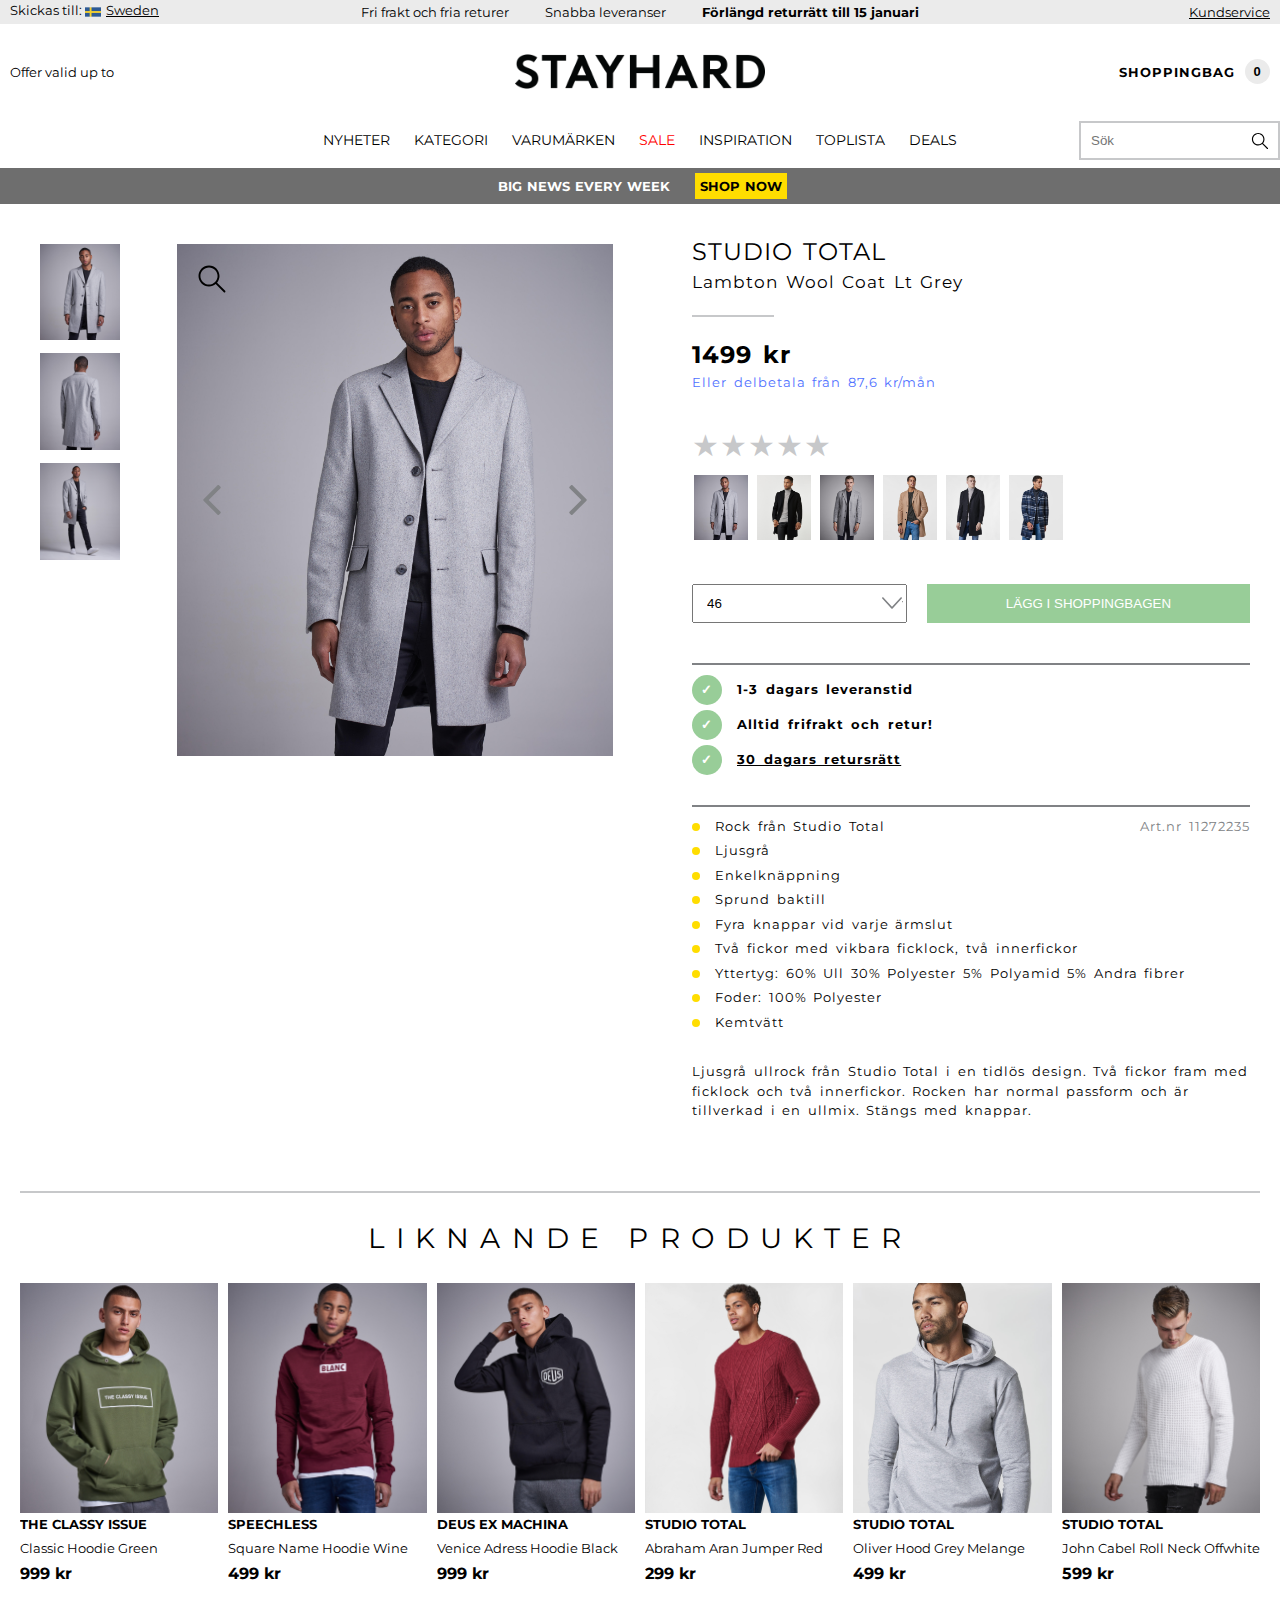
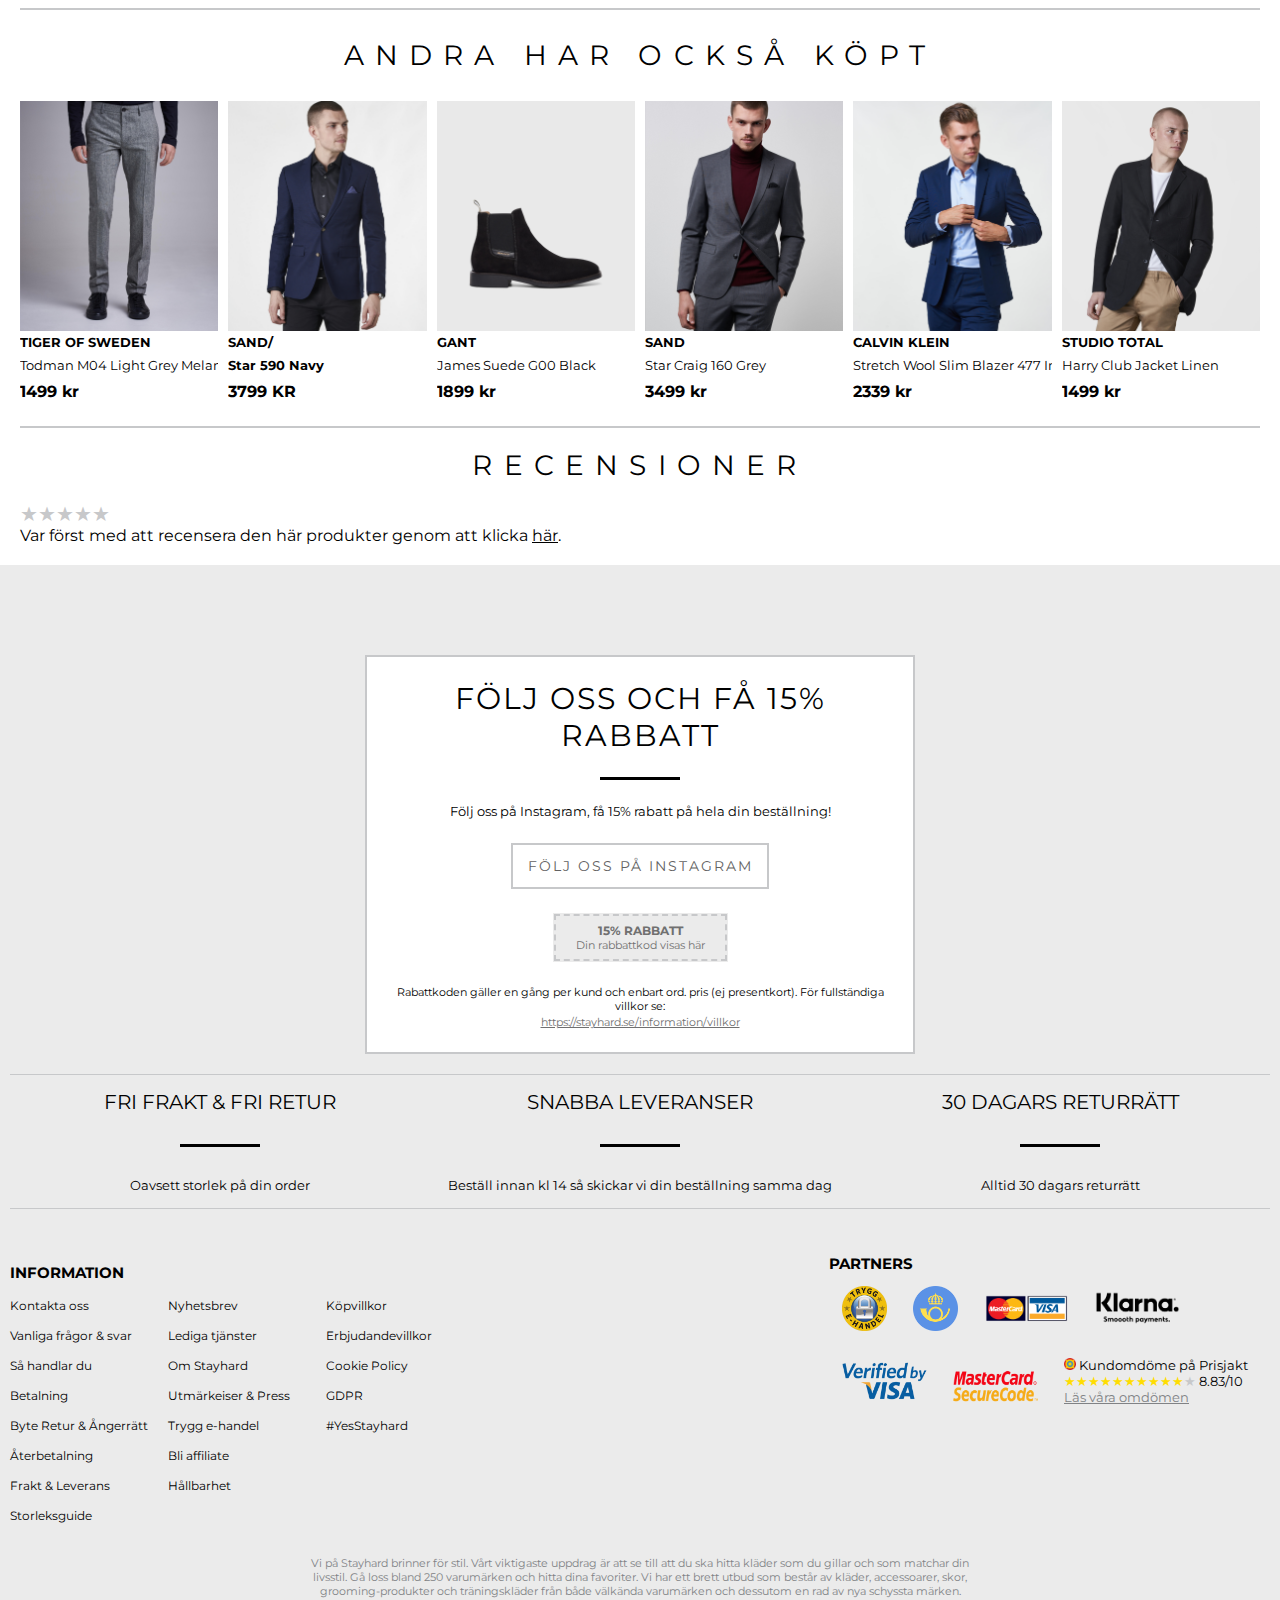
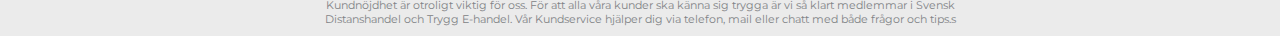
<file: product-page.html>
<!DOCTYPE html>
<html lang="">
<head>
<!-- Google Tag Manager -->
<script>(function(w,d,s,l,i){w[l]=w[l]||[];w[l].push({'gtm.start':
new Date().getTime(),event:'gtm.js'});var f=d.getElementsByTagName(s)[0],
j=d.createElement(s),dl=l!='dataLayer'?'&l='+l:'';j.async=true;j.src=
'https://www.googletagmanager.com/gtm.js?id='+i+dl;f.parentNode.insertBefore(j,f);
})(window,document,'script','dataLayer','GTM-NCV87VH');</script>
<!-- End Google Tag Manager -->
	<title>Köp kläder för män - Fri frakt & retur! - Stayhard</title>
	<meta charset="utf-8">
	<meta name="viewport" content="width=device-width, initial-scale=1.0">
	<link rel="icon" href="images/stayhard_logo.jpg">
	<link href="https://fonts.googleapis.com/css?family=Montserrat" rel="stylesheet">
	<link rel="stylesheet" href="https://use.fontawesome.com/releases/v5.5.0/css/all.css" integrity="sha384-B4dIYHKNBt8Bc12p+WXckhzcICo0wtJAoU8YZTY5qE0Id1GSseTk6S+L3BlXeVIU" crossorigin="anonymous">
	<link rel="stylesheet" type="text/css" href="stylesheets/styles.css">
	<link rel="stylesheet" type="text/css" href="stylesheets/megamenu.css">
	<link rel="stylesheet" type="text/css" href="stylesheets/footer-style.css">
	<link rel="stylesheet" type="text/css" href="stylesheets/shoping-cart.css">
	<link rel="stylesheet" type="text/css" href="stylesheets/product-page.css">
</head>
<body>

<!-- Google Tag Manager (noscript) -->
<noscript><iframe src="https://www.googletagmanager.com/ns.html?id=GTM-NCV87VH"
height="0" width="0" style="display:none;visibility:hidden"></iframe></noscript>
<!-- End Google Tag Manager (noscript) -->
	
	<header>

		<div id="upper-bar">
			<div id="upper-bar-container">

				<!-- Dropdown list of the countries--> 
				<div id="user-country">
					<label for="selected-nation">
						Skickas till:&nbsp;
					</label>
					<div id="selecting-user-nation">
						<ul id="selected-nation">
							<li>
								<img src="images/flags/swedish.png">
								<p>Sweden</p>
							</li>
						</ul>
						<!-- List of countries to select from -->
						<ul id="nations">
							<li>
								<img src="images/flags/austrian.png">
								<p>Austria</p>
							</li>
							<li>
								<img src="images/flags/belgiun.png">
								<p>Belgium</p>
							</li>
							<li>
								<img src="images/flags/bulgarian.jpg">
								<p>Bulgaria</p>
							</li>
							<li id="default-user-nation">
								<img src="images/flags/swedish.png">
								<p>Sweden</p>
							</li>
						</ul>
					</div>				
				</div>

				<!-- Info about the delivery -->
				<div id="delivery-form">
					<p>Fri frakt och fria returer</p>
					<p>Snabba leveranser</p>
					<p>Förlängd returrätt till 15 januari</p>
				</div>

				<!-- Customer service link-->
				<div id="customer-service">
					<a href="kontaktaoss.html">Kundservice</a>
				</div>
			</div>
		</div>

		<div id="middle-bar">
			<div id="middle-bar-container">
				<div id="toggle-container">
					<div id="clickable-toggle-area">
						<!-- Toggle menu on mobile view -->
						<input type="checkbox" id="toggle-menu-checkbox">			
						<label id="toggle-menu-label" for="toggle-menu-checkbox"><span id="toggle-menu"></span></label>
					</div>
				</div>

				<!--Offer counter clock, logo and shopping kart-->
				<div id="offer-validity-counter">Offer valid up to</div>
				<div id="logo">
					<a href="index.html"><img src="images/stayhard_small.png" title="Stay Hard Logotype"></a>
				</div>				
				<div id="shopping-kart-div">
					<i class="fas fa-search" id="search-box-toggle"></i>
					<p>shoppingbag&nbsp;</p>
					<p id="shoping-counter">0</p>
				</div>
			</div>
			<div id="mobile-search-box" class="show-or-hide">
				<input type="text" name="search-item" id="mobile-search-field" placeholder="Sök varumärke eller produkt" />
				<p>SÖK</p>
			</div>
		</div>		

		<nav id="main-menu">					
			<ul id="top-menu">
				<li class="mobile-view-only top-menu-item" id="avdelningar">
					<a href="#" class="top-menu-link mobile-view-only-header">Avdelningar</a>
				</li>
				<li class="top-menu-item" id="new-in-store">
					<a href="#" class="top-menu-link">Nyheter</a>
					<ul class="top-menu-sublist" id="all-items-we-sell-new">
						<li class="top-menu-subcategory" id="all-apparel">
							<a href="#" class="category-link">Kläder</a>
							<ul class="which-type-of-product">
								<li class="innermost-category" id="clothing-new">
									<a href="#">Basics</a>
									<ul class="product-listing">
										<li class="innermost-li"><a href="#">T-Shirts</a></li>
										<li class="innermost-li"><a href="#">Tröjor</a></li>
										<li class="innermost-li"><a href="#">Byxor</a></li>
										<li class="innermost-li"><a href="#">Underkläder</a></li>
									</ul>
								</li>
								<li class="innermost-category" id="bathwear-new">
									<a href="#">Bad och beach</a>
									<ul class="product-listing">
										<li class="innermost-li"><a href="#">Badshorts</a></li>
										<li class="innermost-li"><a href="#">Flip flops</a></li>
										<li class="innermost-li"><a href="#">Beachbags</a></li>
									</ul>
								</li>
								<li class="innermost-category" id="trousers-chinos-new">
									<a href="#">Byxor och chinos</a>
									<ul class="product-listing">
										<li class="innermost-li"><a href="#">Byxor</a></li>
										<li class="innermost-li"><a href="#">Cargobyxor</a></li>
										<li class="innermost-li"><a href="#">Chinos</a></li>
										<li class="innermost-li"><a href="#">Joggingbyxor</a></li>
										<li class="innermost-li"><a href="#">Kostymbyxor</a></li>
									</ul>
								</li>
								<li class="innermost-category" id="jackets-new">
									<a href="#">Jackets</a>
									<ul class="product-listing">
										<li class="innermost-li"><a href="#">Rockat och trenchcoats</a></li>
										<li class="innermost-li"><a href="#">Anorak</a></li>
										<li class="innermost-li"><a href="#">Jeansjackor</a></li>
										<li class="innermost-li"><a href="#">Parkas</a></li>
										<li class="innermost-li"><a href="#">Västar</a></li>
									</ul>
								</li>
								<li class="innermost-category" id="jeans-new">
									<a href="#">Jeans</a>
									<ul class="product-listing">
										<li class="innermost-li"><a href="#">Skinny fit jeans</a></li>
										<li class="innermost-li"><a href="#">Slim fit jeans</a></li>
										<li class="innermost-li"><a href="#">Loose fit jeans</a></li>
										<li class="innermost-li"><a href="#">Regular jeans</a></li>
										<li class="innermost-li"><a href="#">Ripped jeans</a></li>
									</ul>
								</li>
							</ul>
						</li>
						<li class="top-menu-subcategory" id="all-shoes-new">
							<a href="#" class="category-link">Skor</a>
							<ul class="which-type-of-product">
								<li class="innermost-category" id="boots-new">
									<a href="#">Boots och kängor</a>
									<ul class="product-listing">
										<li class="innermost-li"><a href="#">Boots och kängor utan snöring</a></li>
										<li class="innermost-li"><a href="#">Boots och kängor med snöring</a></li>
									</ul>
								</li>
								<li class="innermost-category" id="dress-shoes-new">
									<a href="#">Dressade skor</a>
									<!-- <ul class="product-listing">
										<li class="innermost-li"><a href="#">Dressade skor</a></li>
									</ul> -->
								</li>
								<li class="innermost-category" id="flipflops-sandals-new">
									<a href="#">Flip flop och sandlar</a>
									<ul class="product-listing">
										<li class="innermost-li"><a href="#">Flip flop</a></li>
										<li class="innermost-li"><a href="#">Sandlar</a></li>
										<li class="innermost-li"><a href="#">Tofflor</a></li>
									</ul>
								</li>
								<li class="innermost-category" id="sneakers-textileshoes-new">
									<a href="#">Sneaker och textilskor</a>
									<ul class="product-listing">
										<li class="innermost-li"><a href="#">Låga sneakers</a></li>
										<li class="innermost-li"><a href="#">Höga sneakers</a></li>
										<li class="innermost-li"><a href="#">Espadrillos</a></li>
										<li class="innermost-li"><a href="#">Skatskor</a></li>
									</ul>
								</li>				
							</ul>
						</li>
						<li class="top-menu-subcategory" id="all-watches-new">
							<a href="#" class="category-link">Klockor</a>
							<ul class="which-type-of-product">
								<li class="innermost-category" id="analog-watches-new">
									<a href="#">Analoga clockor</a>
									<!-- <ul class="product-listing">
										<li class="innermost-li"><a href="#">Analoga clockor</a></li>
									</ul> -->
								</li>
								<li class="innermost-category" id="digital-watches-new">
									<a href="#">Digitala clockor</a>
									<!-- <ul class="product-listing">
										<li class="innermost-li"><a href="#">Dititala clockor</a></li>
									</ul> -->
								</li>
							</ul>
						</li>
						<li class="top-menu-subcategory" id="all-accessories-new">
							<a href="#" class="category-link">Accessoarer</a>
							<ul class="which-type-of-product">
								<li class="innermost-category" id="belts-new">
									<a href="#">Bälten och hängslen</a>
									<ul class="product-listing">
										<li class="innermost-li"><a href="#">Bälten</a></li>
									</ul>
								</li>
								<li class="innermost-category" id="caps-hats-new">
									<a href="#">Mössor- kepsar och hattar</a>
									<ul class="product-listing">
										<li class="innermost-li"><a href="#">Hattar</a></li>
										<li class="innermost-li"><a href="#">Kepsar</a></li>
										<li class="innermost-li"><a href="#">Mössor</a></li>
									</ul>
								</li>
								<li class="innermost-category" id="ties-new">
									<a href="#">Slips</a>
									<!-- <ul class="product-listing">
										<li class="innermost-li"><a href="#">Slips</a></li>
									</ul> -->
								</li>
								<li class="innermost-category" id="eyewear-new">
									<a href="#">Solglasögon</a>
									<ul class="product-listing">
										<li class="innermost-li"><a href="#">Metallbåge</a></li>
										<li class="innermost-li"><a href="#">Plastbåge</a></li>
									</ul>
								</li>
								<li class="innermost-category" id="jewelry-new">
									<a href="#">Smycken</a>
									<ul class="product-listing">
										<li class="innermost-li"><a href="#">Armband</a></li>
										<li class="innermost-li"><a href="#">Halsband</a></li>
										<li class="innermost-li"><a href="#">Ringar</a></li>
									</ul>
								</li>
								<li class="innermost-category" id="bags-wallets-new">
									<a href="#">Väskor och plånböcker</a>
									<ul class="product-listing">
										<li class="innermost-li"><a href="#">Axelremsväskor</a></li>
										<li class="innermost-li"><a href="#">Beachbags</a></li>
										<li class="innermost-li"><a href="#">Datorväskor</a></li>
										<li class="innermost-li"><a href="#">Necessärer</a></li>
										<li class="innermost-li"><a href="#">Planböcker</a></li>
										<li class="innermost-li"><a href="#">Ryggsäckar</a></li>
									</ul>
								</li>
							</ul>
						</li>
						<li class="top-menu-subcategory" id="all-grooming-products-new">
							<a href="#" class="category-link">Grooming</a>
							<ul class="which-type-of-product">
								<li class="innermost-category" id="face-care-new">
									<a href="#">Ansiktevård</a>
									<ul class="product-listing">
										<li class="innermost-li"><a href="#">Acne</a></li>
										<li class="innermost-li"><a href="#">Ansiktskrämer och återfuktning</a></li>
										<li class="innermost-li"><a href="#">Concealer</a></li>
										<li class="innermost-li"><a href="#">Munhygien</a></li>
									</ul>
								</li>
								<li class="innermost-category" id="smells-new">
									<a href="#">Döfter</a>
									<ul class="product-listing">
										<li class="innermost-li"><a href="#">Aftershave</a></li>
										<li class="innermost-li"><a href="#">Perfym</a></li>
									</ul>
								</li>
								<li class="innermost-category" id="hair-care">
									<a href="#">Hårvård och styling</a>
									<ul class="product-listing">
										<li class="innermost-li"><a href="#">Hårfärg</a></li>
										<li class="innermost-li"><a href="#">Hårbortfall</a></li>
										<li class="innermost-li"><a href="#">Shampoo och bortfall</a></li>
										<li class="innermost-li"><a href="#">Styling</a></li>
										<li class="innermost-li"><a href="#">Styling verktyg</a></li>
									</ul>
								</li>
								<li class="innermost-category" id="body-care-new">
									<a href="#">Kroppsvård</a>
									<ul class="product-listing">
										<li class="innermost-li"><a href="#">Deodrand</a></li>
										<li class="innermost-li"><a href="#">Hudlotion</a></li>
										<li class="innermost-li"><a href="#">Hand och fotvård</a></li>
										<li class="innermost-li"><a href="#">Tvål och bad</a></li>
									</ul>
								</li>
								<li class="innermost-category" id="shaving-trimming-new">
									<a href="#">Rakning och skäggvård</a>
									<ul class="product-listing">
										<li class="innermost-li"><a href="#">Aftershave</a></li>
										<li class="innermost-li"><a href="#">Rakgel och rakskum</a></li>
										<li class="innermost-li"><a href="#">Rakhyvlar och rakknivar</a></li>
										<li class="innermost-li"><a href="#">Raktillbehör</a></li>
										<li class="innermost-li"><a href="#">Skägg och mustaschvax</a></li>
									</ul>
								</li>
							</ul>
						</li>
					</ul>
				</li>
				<li class="top-menu-item" id="categories">
					<a href="#" class="top-menu-link">Kategori</a>
					<ul class="top-menu-sublist" id="all-items-we-sell">
						<li class="top-menu-subcategory" id="all-apparel">
							<a href="#" class="category-link">Kläder</a>
							<ul class="which-type-of-product">
								<li class="innermost-category" id="clothing">
									<a href="#">Basics</a>
									<ul class="product-listing">
										<li class="innermost-li"><a href="#">T-Shirts</a></li>
										<li class="innermost-li"><a href="#">Tröjor</a></li>
										<li class="innermost-li"><a href="#">Byxor</a></li>
										<li class="innermost-li"><a href="#">Underkläder</a></li>
									</ul>
								</li>
								<li class="innermost-category" id="bathwear">
									<a href="#">Bad och beach</a>
									<ul class="product-listing">
										<li class="innermost-li"><a href="#">Badshorts</a></li>
										<li class="innermost-li"><a href="#">Flip flops</a></li>
										<li class="innermost-li"><a href="#">Beachbags</a></li>
									</ul>
								</li>
								<li class="innermost-category" id="trousers-chinos">
									<a href="#">Byxor och chinos</a>
									<ul class="product-listing">
										<li class="innermost-li"><a href="#">Byxor</a></li>
										<li class="innermost-li"><a href="#">Cargobyxor</a></li>
										<li class="innermost-li"><a href="#">Chinos</a></li>
										<li class="innermost-li"><a href="#">Joggingbyxor</a></li>
										<li class="innermost-li"><a href="#">Kostymbyxor</a></li>
									</ul>
								</li>
								<li class="innermost-category" id="jackets">
									<a href="#">Jackets</a>
									<ul class="product-listing">
										<li class="innermost-li"><a href="#">Rockat och trenchcoats</a></li>
										<li class="innermost-li"><a href="#">Anorak</a></li>
										<li class="innermost-li"><a href="#">Jeansjackor</a></li>
										<li class="innermost-li"><a href="#">Parkas</a></li>
										<li class="innermost-li"><a href="#">Västar</a></li>
									</ul>
								</li>
								<li class="innermost-category" id="jeans">
									<a href="#">Jeans</a>
									<ul class="product-listing">
										<li class="innermost-li"><a href="#">Skinny fit jeans</a></li>
										<li class="innermost-li"><a href="#">Slim fit jeans</a></li>
										<li class="innermost-li"><a href="#">Loose fit jeans</a></li>
										<li class="innermost-li"><a href="#">Regular jeans</a></li>
										<li class="innermost-li"><a href="#">Ripped jeans</a></li>
									</ul>
								</li>
							</ul>
						</li>
						<li class="top-menu-subcategory" id="all-shoes">
							<a href="#" class="category-link">Skor</a>
							<ul class="which-type-of-product">
								<li class="innermost-category" id="boots">
									<a href="#">Boots och kängor</a>
									<ul class="product-listing">
										<li class="innermost-li"><a href="#">Boots och kängor utan snöring</a></li>
										<li class="innermost-li"><a href="#">Boots och kängor med snöring</a></li>
									</ul>
								</li>
								<li class="innermost-category" id="dress-shoes">
									<a href="#">Dressade skor</a>
									<!-- <ul class="product-listing">
										<li class="innermost-li"><a href="#">Dressade skor</a></li>
									</ul> -->
								</li>
								<li class="innermost-category" id="flipflops-sandals">
									<a href="#">Flip flop och sandlar</a>
									<ul class="product-listing">
										<li class="innermost-li"><a href="#">Flip flop</a></li>
										<li class="innermost-li"><a href="#">Sandlar</a></li>
										<li class="innermost-li"><a href="#">Tofflor</a></li>
									</ul>
								</li>
								<li class="innermost-category" id="sneakers-textileshoes">
									<a href="#">Sneaker och textilskor</a>
									<ul class="product-listing">
										<li class="innermost-li"><a href="#">Låga sneakers</a></li>
										<li class="innermost-li"><a href="#">Höga sneakers</a></li>
										<li class="innermost-li"><a href="#">Espadrillos</a></li>
										<li class="innermost-li"><a href="#">Skatskor</a></li>
									</ul>
								</li>				
							</ul>
						</li>
						<li class="top-menu-subcategory" id="all-watches">
							<a href="#" class="category-link">Klockor</a>
							<ul class="which-type-of-product">
								<li class="innermost-category" id="analog-watches">
									<a href="#">Analoga clockor</a>
									<ul class="product-listing">
										<li class="innermost-li"><a href="#">Analoga clockor</a></li>
									</ul>
								</li>
								<li class="innermost-category" id="digital-watches">
									<a href="#">Digitala clockor</a>
									<ul class="product-listing">
										<li class="innermost-li"><a href="#">Dititala clockor</a></li>
									</ul>
								</li>
							</ul>
						</li>
						<li class="top-menu-subcategory" id="all-accessories">
							<a href="#">Accessoarer</a>
							<ul class="which-type-of-product">
								<li class="innermost-category" id="belts">
									<a href="#">Bälten och hängslen</a>
									<ul class="product-listing">
										<li class="innermost-li"><a href="#">Bälten</a></li>
									</ul>
								</li>
								<li class="innermost-category" id="caps-hats">
									<a href="#">Mössor- kepsar och hattar</a>
									<ul class="product-listing">
										<li class="innermost-li"><a href="#">Hattar</a></li>
										<li class="innermost-li"><a href="#">Kepsar</a></li>
										<li class="innermost-li"><a href="#">Mössor</a></li>
									</ul>
								</li>
								<li class="innermost-category" id="ties">
									<a href="#">Slips</a>
									<!-- <ul class="product-listing">
										<li class="innermost-li"><a href="#">Slips</a></li>
									</ul> -->
								</li>
								<li class="innermost-category" id="eyewear">
									<a href="#">Solglasögon</a>
									<ul class="product-listing">
										<li class="innermost-li"><a href="#">Metallbåge</a></li>
										<li class="innermost-li"><a href="#">Plastbåge</a></li>
									</ul>
								</li>
								<li class="innermost-category" id="jewelry">
									<a href="#">Smycken</a>
									<ul class="product-listing">
										<li class="innermost-li"><a href="#">Armband</a></li>
										<li class="innermost-li"><a href="#">Halsband</a></li>
										<li class="innermost-li"><a href="#">Ringar</a></li>
									</ul>
								</li>
								<li class="innermost-category" id="bags-wallets">
									<p>Väskor och plånböcker</p>
									<ul class="product-listing">
										<li class="innermost-li"><a href="#">Axelremsväskor</a></li>
										<li class="innermost-li"><a href="#">Beachbags</a></li>
										<li class="innermost-li"><a href="#">Datorväskor</a></li>
										<li class="innermost-li"><a href="#">Necessärer</a></li>
										<li class="innermost-li"><a href="#">Planböcker</a></li>
										<li class="innermost-li"><a href="#">Ryggsäckar</a></li>
									</ul>
								</li>
							</ul>
						</li>
						<li class="top-menu-subcategory" id="all-grooming-products">
							<a href="#" class="category-link">Grooming</a>
							<ul class="which-type-of-product">
								<li class="innermost-category" id="face-care">
									<a href="#">Ansiktevård</a>
									<ul class="product-listing">
										<li class="innermost-li"><a href="#">Acne</a></li>
										<li class="innermost-li"><a href="#">Ansiktskrämer och återfuktning</a></li>
										<li class="innermost-li"><a href="#">Concealer</a></li>
										<li class="innermost-li"><a href="#">Munhygien</a></li>
									</ul>
								</li>
								<li class="innermost-category" id="smells">
									<a href="#">Döfter</a>
									<ul class="product-listing">
										<li class="innermost-li"><a href="#">Aftershave</a></li>
										<li class="innermost-li"><a href="#">Perfym</a></li>
									</ul>
								</li>
								<li class="innermost-category" id="hair-care">
									<a href="#">Hårvård och styling</a>
									<ul class="product-listing">
										<li class="innermost-li"><a href="#">Hårfärg</a></li>
										<li class="innermost-li"><a href="#">Hårbortfall</a></li>
										<li class="innermost-li"><a href="#">Shampoo och bortfall</a></li>
										<li class="innermost-li"><a href="#">Styling</a></li>
										<li class="innermost-li"><a href="#">Styling verktyg</a></li>
									</ul>
								</li>
								<li class="innermost-category" id="body-care">
									<a href="#">Kroppsvård</a>
									<ul class="product-listing">
										<li class="innermost-li"><a href="#">Deodrand</a></li>
										<li class="innermost-li"><a href="#">Hudlotion</a></li>
										<li class="innermost-li"><a href="#">Hand och fotvård</a></li>
										<li class="innermost-li"><a href="#">Tvål och bad</a></li>
									</ul>
								</li>
								<li class="innermost-category" id="shaving-trimming">
									<a href="#">Rakning och skäggvård</a>
									<ul class="product-listing">
										<li class="innermost-li"><a href="#">Aftershave</a></li>
										<li class="innermost-li"><a href="#">Rakgel och rakskum</a></li>
										<li class="innermost-li"><a href="#">Rakhyvlar och rakknivar</a></li>
										<li class="innermost-li"><a href="#">Raktillbehör</a></li>
										<li class="innermost-li"><a href="#">Skägg och mustaschvax</a></li>
									</ul>
								</li>
							</ul>
						</li>
					</ul>   
				</li>
				<li class="top-menu-item" id="brands">
					<a href="#" class="top-menu-link">Varumärken</a>
					<ul class="top-menu-sublist">
						<li class="top-menu-subcategory popular-brands" id="all-brands">
							<a href="#" class="category-link">Populära Märken</a>
							<ul class="which-type-of-product">
								<li class="innermost-category" id="brand-gant">
									<a href="#">GANT</a>
									<ul class="product-listing">
										<li class="innermost-li"><a href="#">Boots and Kängor</a></li>
										<li class="innermost-li"><a href="#">Klockor</a></li>
										<li class="innermost-li"><a href="#">Sneakers och textilskor</a></li>
										<li class="innermost-li"><a href="#">Strumpor och underkläder</a></li>
										<li class="innermost-li"><a href="#">T-shirts</a></li>
									</ul>
								</li>
								<li class="innermost-category" id="brand-lyle-and-scott">
									<a href="#">Lyle and Scott</a>
									<ul class="product-listing">
										<li class="innermost-li"><a href="#">Boots and Kängor</a></li>
										<li class="innermost-li"><a href="#">Klockor</a></li>
										<li class="innermost-li"><a href="#">Sneakers och textilskor</a></li>
										<li class="innermost-li"><a href="#">Strumpor och underkläder</a></li>
										<li class="innermost-li"><a href="#">T-shirts</a></li>
									</ul>
								</li>
								<li class="innermost-category" id="brand-calvin-klein-jeans">
									<a href="#">Calvin Klein Jeans</a>
									<ul class="product-listing">
										<li class="innermost-li"><a href="#">Boots and Kängor</a></li>
										<li class="innermost-li"><a href="#">Klockor</a></li>
										<li class="innermost-li"><a href="#">Sneakers och textilskor</a></li>
										<li class="innermost-li"><a href="#">Strumpor och underkläder</a></li>
										<li class="innermost-li"><a href="#">T-shirts</a></li>
									</ul>
								</li>
								<li class="innermost-category" id="brand-Levis">
									<a href="#">Levis</a>
									<ul class="product-listing">
										<li class="innermost-li"><a href="#">Boots and Kängor</a></li>
										<li class="innermost-li"><a href="#">Klockor</a></li>
										<li class="innermost-li"><a href="#">Sneakers och textilskor</a></li>
										<li class="innermost-li"><a href="#">Strumpor och underkläder</a></li>
										<li class="innermost-li"><a href="#">T-shirts</a></li>
									</ul>
								</li>
								<li class="innermost-category" id="brand-les-deux">
									<a href="#">Les Deux</a>
									<ul class="product-listing">
										<li class="innermost-li"><a href="#">Boots and Kängor</a></li>
										<li class="innermost-li"><a href="#">Klockor</a></li>
										<li class="innermost-li"><a href="#">Sneakers och textilskor</a></li>
										<li class="innermost-li"><a href="#">Strumpor och underkläder</a></li>
										<li class="innermost-li"><a href="#">T-shirts</a></li>
									</ul>
								</li>
								<li class="innermost-category" id="brand-gabba">
									<a href="#">Gabba</a>
									<ul class="product-listing">
										<li class="innermost-li"><a href="#">Boots and Kängor</a></li>
										<li class="innermost-li"><a href="#">Klockor</a></li>
										<li class="innermost-li"><a href="#">Sneakers och textilskor</a></li>
										<li class="innermost-li"><a href="#">Strumpor och underkläder</a></li>
										<li class="innermost-li"><a href="#">T-shirts</a></li>
									</ul>
								</li>
							</ul>  
						</li>
						<li class="top-menu-subcategory popular-brands" id="brands-new-arrivals">
							<a href="#" class="category-link">Nyher från</a>
							<ul class="which-type-of-product">
								<li class="innermost-category" id="brand-cdlp">
									<a href="#">CDLP</a>
									<ul class="product-listing">
										<li class="innermost-li"><a href="#">Boots and Kängor</a></li>
										<li class="innermost-li"><a href="#">Klockor</a></li>
										<li class="innermost-li"><a href="#">Sneakers och textilskor</a></li>
										<li class="innermost-li"><a href="#">Strumpor och underkläder</a></li>
										<li class="innermost-li"><a href="#">T-shirts</a></li>
									</ul>
								</li>
								<li class="innermost-category" id="brand-morris">
									<a href="#">Morris</a>
									<ul class="product-listing">
										<li class="innermost-li"><a href="#">Boots and Kängor</a></li>
										<li class="innermost-li"><a href="#">Klockor</a></li>
										<li class="innermost-li"><a href="#">Sneakers och textilskor</a></li>
										<li class="innermost-li"><a href="#">Strumpor och underkläder</a></li>
										<li class="innermost-li"><a href="#">T-shirts</a></li>
									</ul>
								</li>
								<li class="innermost-category" id="brand-penfield">
									<a href="#">Penfield</a>
									<ul class="product-listing">
										<li class="innermost-li"><a href="#">Boots and Kängor</a></li>
										<li class="innermost-li"><a href="#">Klockor</a></li>
										<li class="innermost-li"><a href="#">Sneakers och textilskor</a></li>
										<li class="innermost-li"><a href="#">Strumpor och underkläder</a></li>
										<li class="innermost-li"><a href="#">T-shirts</a></li>
									</ul>
								</li>
								<li class="innermost-category" id="brand-tommy-hillfiger">
									<a href="#">Tommy Hillfiger</a>
									<ul class="product-listing">
										<li class="innermost-li"><a href="#">Boots and Kängor</a></li>
										<li class="innermost-li"><a href="#">Klockor</a></li>
										<li class="innermost-li"><a href="#">Sneakers och textilskor</a></li>
										<li class="innermost-li"><a href="#">Strumpor och underkläder</a></li>
										<li class="innermost-li"><a href="#">T-shirts</a></li>
									</ul>
								</li>
							</ul>   
						</li>
						<li class="top-menu-subcategory popular-brands" id="brand-from-a-to-z">
							<a href="#" class="category-link">Alla varumärken</a>
							<p><a href="#" id="list-all-brands">A - Ö</a></p>
						</li>
					</ul>   
				</li>

				<li class="top-menu-item" id="sale">
					<a href="#" class="top-menu-link">Sale</a>			  
				</li>

				<li class="top-menu-item" id="inspiration">
					<a href="#" class="top-menu-link">Inspiration</a>
				</li>

				<li class="top-menu-item" id="top-selling">
					<a href="#" class="top-menu-link">Toplista</a>
				</li>

				<li class="top-menu-item" id="deals">
					<a href="#" class="top-menu-link">Deals</a>
				</li>

				<li class="mobile-view-only top-menu-item">
					<a href="#" class="top-menu-link">Presentkort</a>
				</li>

				<li class="top-menu-item mobile-view-only" id="fit-by-fit">
					<a href="#" class="top-menu-link">Fit by fit</a>
				</li>
				
				<li class="top-menu-item mobile-view-only" id="kund-service">
					<a href="#" class="top-menu-link mobile-view-only-header">Kundservice</a>
					<a href="#" class="top-menu-link">Information</a>
					<a href="#" class="top-menu-link">Maila oss</a>
					<a href="#" class="top-menu-link">Ring oss</a>
				</li>

				<li class="top-menu-item mobile-view-only" id="social-media">
					<a href="#" class="top-menu-link mobile-view-only-header">Sociala medier</a>
					<a href="#" class="top-menu-link">Facebook</a>
					<a href="#" class="top-menu-link">Instagram</a>
					<a href="#" class="top-menu-link">Youtube</a>
				</li>

			</ul>
			<div class="search-bar-contianer">
				<input type="text" name="search-item" class="mobile-search-field" placeholder="Sök" />
				<div class="search-glass">
					<img src="images/products/search.svg">
				</div>
			</div>			
		</nav>
	</header>

	<div id="clear-fix" ></div>

	<div id="body-overlay"></div>

	<div id="shoping-bag-container" >
		<section class="sc-shoping-cart">		
			<button class="sc-add-to-cart-customized" onclick="window.open('new-check-out.html', '_self')">
				<a href="./new-check-out.html">Till Kassan</a>		
			</button>
		
			<section class="sc-selected-products">
				<div class="sc-product-image-container">
					<img src="images/shoping-cart/socks.jpeg">
				</div>
				<div class="sc-product-size-price">
					<div class="sc-chosen-product sc-flex-container">
						<div class="sc-wrapper">
							<p>LEVI'S</p>
							<p>168SF Low Cut 3-pack Socks 300 </p>
							<p>White</p>
						</div>
						<div class="sc-trash-bin"><img src="images/shoping-cart/garbage.svg"></div>
					</div>

					<section class="sc-size-and-quantity">
						<p class="sc-selected-sub-heading">storlek</p>
						<div class="sc-selected-product-size sc-flex-container">
							<div class="sc-shoping-cart-size-container sc-sizes-only">
								<div id="side-nav-heading">
									<span>41-46</span>
									<img src="images/shoping-cart/down-arrow.svg" class="sc-arrow">
								</div>
								<ul class="sc-list-container">
									<li>41-46</li>
								</ul>
							</div>
							<span><p class="sc-stock-availablity">I lager</p></span>
						</div>

						<p class="sc-selected-sub-heading">antal</p>
						<div class="sc-selected-quantity-price sc-flex-container">
							<div class="sc-shoping-cart-size-container">
								<div id="side-nav-heading">
									<span>1</span>
									<img src="images/shoping-cart/down-arrow.svg" class="sc-arrow">
								</div>
								<ul class="sc-list-container">
									<li>1</li>
									<li>2</li>
									<li>3</li>
									<li>4</li>
									<li>5</li>
									<li>6</li>
									<li>7</li>
								</ul>
							</div>
							<p class="sc-selected-price">89 kr</p>
						</div>
					</section>
				</div>
			</section>
			<table>
				<tr>
					<th class="sc-type-1">VAROR:</th>
					<td class="sc-type-2">0 kr</td>
				</tr>
				<tr>
					<th class="sc-type-1">SUMMA:</th>
					<td class="sc-type-2">0 kr</td>
				</tr>
			</table>

			<hr class="sc-thick-divider">

			<h2 id="glom-inte">GLÖM INTE:</h2>
				
			<section class="sc-dont-forget-images">
				<div class="sc-dont-forget-product">
					<div class="sc-product-image-container"><img src="images/shoping-cart/men.jpeg"></div>
					<p class="sc-brand">just for men</p>
					<p class="sc-product-name">Dark Brown-Bread </p>
					<p class="sc-product-cost">129 kr</p>
				</div>	
				<div class="sc-dont-forget-product">
					<div class="sc-product-image-container"><img src="images/shoping-cart/socks.jpeg"></div>
					<p class="sc-brand">Levi's</p>
					<p class="sc-product-name">168SF Low Cut 3-pack Socks 300</p>
					<p class="sc-product-cost">89 kr</p>
				</div>
				<div class="sc-dont-forget-product">
					<div class="sc-product-image-container"><img src="images/shoping-cart/perfym.jpeg"></div>
					<p class="sc-brand">BOSS</p>
					<p class="sc-product-name">Boss The Scent EDT 50 ml</p>
					<p class="sc-product-cost">640 kr</p>
				</div>
				<div class="sc-dont-forget-product">
					<div class="sc-product-image-container"><img src="images/shoping-cart/01373464_display.jpeg"></div>
					<p class="sc-brand">LEVI'S</p>
					<p class="sc-product-name">168SF Low Cut 3-pack Socks 300 Gray</p>
					<p class="sc-product-cost">89 kr</p>
				</div>			
			</section>
		</section>
	</div>

	<div id="discount-reminder">
		<div class="reminder-container">
			<p>Big news every week</p>
			<p>shop now</p>
		</div>
	</div>


	<main id="main-container">
		<section class="current-product-images">
			<section class="all-images">
				<div><img src="images/products/designs-and-colours/11271301_display.jpeg" class="selected-product-image"></div>
				<div><img src="images/products/designs-and-colours/11272235_1.jpeg" class="selected-product-image"></div>
				<div><img src="images/products/designs-and-colours/11272235_image.jpeg" class="selected-product-image"></div>
			</section>
			<section class="main-image">
				<div class="image-viewed-in-detail">
					<div class="magnifier-glass on-image-icon"><img src="images/products/search.svg" alt="magnifier-glass" /></div>
					<div class="full-screen-icon on-image-icon"><i class="fas fa-external-link-alt"></i></div>
					<div class="navigational-arrows">
						<div class="left-arrow-container on-image-icon"><img src="images/products/angle-pointing-to-left.svg" alt="arrow left"></div>
						<div class="right-arrow-container on-image-icon"><img src="images/products/angle-arrow-pointing-to-right.svg" alt="right arrow"></div>
					</div>
				</div>
			</section>			
		</section>

		<section class="everything-about-current-product">
			<section class="product-brand-name-price">
				<div class="which-brand">STUDIO TOTAL</div>
				<div class="which-name">Lambton Wool Coat Lt Grey</div>

				<hr class="separator-short">

				<div class="what-price">					
					<p class="current-onetime-price">1499 kr</p>
					<p class="price-on-installments">Eller delbetala från 87,6 kr/mån</p>
				</div>
			</section>

			<section class="popularity-rating">
				<div class="how-it-is-rated">&#9733;&#9733;&#9733;&#9733;&#9733;</div>
				<div class="product-colors-gallery">
					<div class="photo-frame"><img class="product-color-design" src="images/products/designs-and-colours/11271301_display.jpeg" alt="Gray over coat" /></div>
					<div class="photo-frame"><img class="product-color-design" src="images/products/designs-and-colours/11271300_display.jpeg" alt="Black over coat" /></div>
					<div class="photo-frame"><img class="product-color-design" src="images/products/designs-and-colours/11271302_display.jpeg" alt="Gray over coat" /></div>
					<div class="photo-frame"><img class="product-color-design" src="images/products/designs-and-colours/11271303_display.jpeg" alt="camel over coat" /></div>
					<div class="photo-frame"><img class="product-color-design" src="images/products/designs-and-colours/11271698_display.jpeg" alt="Black over coat" /></div>
					<div class="photo-frame"><img class="product-color-design" src="images/products/designs-and-colours/11271860_display.jpeg" alt="Blue chequered over coat" /></div>
				</div>
			</section>

			<div class="size-shop-options">
				<div class="select-wrapper">
					<div class="down-arrow-container">
						<img src="images/landing-page-images/down-arrow.svg">
					</div>
					<select name="product-sizes" class="product-size-list">
						<option name="product-sizes" value="46">46</option>
						<option name="product-sizes" value="48">48</option>
						<option name="product-sizes" value="50">50</option>
						<option name="product-sizes" value="52">52</option>
						<option name="product-sizes" value="54">54</option>
					</select>
				</div>
				<button name="add-to-cart" id="add-to-cart-green">lägg i shoppingbagen</button>
			</div>

			<hr class="fine-gray-line">

			<div class="how-we-ship-it">
				<ul class="shipping-and-return">
					<li>1-3 dagars leveranstid</li>
					<li>Alltid frifrakt och retur!</li>
					<li><a href="https://stayhard.se/information/k%C3%B6pvillkor" target="_blank">30 dagars retursrätt</a></li>
				</ul>
			</div>

			<hr class="fine-gray-line">

			<ul class="product-details-and-instructions">
				<span class="product-id">Art.nr 11272235</span>
				<li class="what-product-is product-name-id">Rock från Studio Total </li>
				<li class="product-color">Ljusgrå</li>
				<li class="what-product-is">Enkelknäppning</li>
				<li class="what-product-is">Sprund baktill</li>
				<li class="styles-highlights">Fyra knappar vid varje ärmslut</li>
				<li class="how-many-pockets">Två fickor med vikbara ficklock, två innerfickor</li>
				<li class="type-of-material">Yttertyg: 60% Ull 30% Polyester 5% Polyamid 5% Andra fibrer</li>
				<li class="type-of-material-inside">Foder: 100% Polyester</li>
				<li class="how-to-clean-it">Kemtvätt</li>
			</ul>

			<div class="hide-description-text product-description-text"><p>Ljusgrå ullrock från Studio Total i en tidlös design. Två fickor fram med ficklock och två innerfickor. Rocken har normal passform och är tillverkad i en ullmix. Stängs med knappar.</p></div>
		</section>
	</main>
	
	<section class="wrapper">
		<hr class="section-separator-bar">

		<section class="promotions" id="similar-products">
			<h2 class="section-heading">liknande produkter</h2>
			<div class="product-gallery">
				<article class="product-info upper-wear">
					<div class="product-image "></div>
					<div class="product-brand">THE CLASSY ISSUE</div>
					<div class="product-description">Classic Hoodie Green</div>
					<div class="product-price">999 kr</div>
				</article>
				<article class="product-info upper-wear">
					<div class="product-image"></div>
					<div class="product-brand">SPEECHLESS</div>
					<div class="product-description">Square Name hoodie Wine</div>
					<div class="product-price">499 kr</div>
				</article>
				<article class="product-info upper-wear">
					<div class="product-image"></div>
					<div class="product-brand">DEUS EX MACHINA</div>
					<div class="product-description">Venice Adress Hoodie Black</div>
					<div class="product-price">999 kr</div>
				</article>
				<article class="product-info upper-wear">
					<div class="product-image"></div>
					<div class="product-brand">STUDIO TOTAL</div>
					<div class="product-description">Abraham Aran Jumper Red</div>
					<div class="product-price">299 kr</div>
				</article>
				<article class="product-info upper-wear">
					<div class="product-image"></div>
					<div class="product-brand">STUDIO TOTAL</div>
					<div class="product-description">Oliver Hood Grey Melange</div>
					<div class="product-price">499 kr</div>
				</article>
				<article class="product-info upper-wear">
					<div class="product-image"></div>
					<div class="product-brand">STUDIO TOTAL</div>
					<div class="product-description">John Cabel Roll Neck Offwhite</div>
					<div class="product-price">599 kr</div>
				</article>
			</div>
		</section>

		<hr class="section-separator-bar">

		<section class="promotions" id="what-others-bought">
			<h2 class="section-heading">andra har också köpt</h2>
			<div class="product-gallery">
				<article class="product-info lower-wear">
					<div class="product-image"></div>
					<div class="product-brand">TIGER OF SWEDEN</div>
					<div class="product-description">Todman M04 Light Grey Melange</div>
					<div class="product-price">1499 kr</div>
				</article>
				<article class="product-info upper-wear">
					<div class="product-image"></div>
					<div class="product-brand">SAND/<div>
					<div class="product-description">Star 590 Navy</div>
					<div class="product-price">3799 kr</div>
				</article>
				<article class="product-info foot-wear">
					<div class="product-image"></div>
					<div class="product-brand">GANT</div>
					<div class="product-description">James Suede G00 Black</div>
					<div class="product-price">1899 kr</div>
				</article>
				<article class="product-info upper-wear">
					<div class="product-image"></div>
					<div class="product-brand">SAND</div>
					<div class="product-description">Star Craig 160 Grey</div>
					<div class="product-price">3499 kr</div>
				</article>
				<article class="product-info upper-wear">
					<div class="product-image"></div>
					<div class="product-brand">CALVIN KLEIN</div>
					<div class="product-description">Stretch Wool Slim Blazer 477 Ink Blue</div>
					<div class="product-price">2339 kr</div>
				</article>
				<article class="product-info upper-wear">
					<div class="product-image"></div>
					<div class="product-brand">STUDIO TOTAL</div>
					<div class="product-description">Harry Club Jacket Linen</div>
					<div class="product-price">1499 kr</div>
				</article>
			</div>
		</section>

		<hr class="section-separator-bar">

		<section class="rate-this-product">
			<h2 class="section-heading">recensioner</h2>
			<article  class="rating-text">
				<p class="product-rating">&#9733;&#9733;&#9733;&#9733;&#9733;</p>
				<p>Var först med att recensera den här produkter genom att klicka <span class="open-rating-link">här</span>.</p>
			</article>			
		</section>

	</section>

	<a href="#clear-fix"> <div id="is-scrolling-up"><img src="images/landing-page-images/up-arrow-black.svg"></div></a>
	
	<footer>
		<div id="footer-container">
			<!--Social Media Bar-->
			<div id="social-media-bar">
				<a href="#"><i class="fab fa-instagram"></i></a>
				<a href="#"><i class="fab fa-facebook-f"></i></a>
				<a href="#"><i class="fab fa-youtube"></i></a>
			</div>
			<div id="follow-us">
				<p class="heading">följ oss och få 15% rabbatt</p>
				<div class="horizontal-line"></div>
				<p id="instagram-discount" class="category-description">Följ oss på Instagram, få 15% rabatt på hela din beställning!</p>
				<p id="clickable-follow-us-text">
					<span id="instagram-conformation"><i class="fas fa-check-circle"></i></span>
					<a href="https://www.instagram.com/Stayhard_Official/" target="_blank">följ oss på instagram</a>
				</p>
				<div id="discount-code">
					<p id="how-much-discount">15% RABBATT</p>
					<p class="small-text">Din rabbattkod visas här</p>
				</div>
				<div id="discount-info">
					<p class="small-text">Rabattkoden gäller en gång per kund och enbart ord. pris (ej presentkort). För fullständiga villkor se:</p>
					<a href="https://stayhard.se/information/vill" class="small-text">https://stayhard.se/information/villkor</a>
				</div>
			</div>

			<!--Delivery and Return policy-->
			<div id="delivery-guaranty">
				<div id="delivery-cost">
					<h4>fri frakt & fri retur</h4>
					<div class="horizontal-line"></div>
					<p class="category-description">Oavsett storlek på din order</p>
				</div>
				<div id="delivery-time">
					<h4>snabba leveranser</h4>
					<div class="horizontal-line"></div>
					<p class="category-description">Beställ innan kl 14 så skickar
					vi din beställning samma dag</p>
				</div>
				<div id="return-period">
					<h4>30 DAGARS RETURRÄTT</h4>
					<div class="horizontal-line"></div>
					<p class="category-description">Alltid 30 dagars returrätt</p>
				</div>
			</div>

			<!-- Information and partners-->
			<div id="info-partners">
				<div id="information-lists">
					<p class="section-heading">Information</p>
					<div id="container" class="small-text">
						<ul>
							<li><a href="kontaktaoss.html">Kontakta oss</a></li>
							<li><a href="#">Vanliga frågor & svar</a></li>
							<li><a href="#">Så handlar du</a></li>
							<li><a href="#">Betalning</a></li>
							<li><a href="#">Byte Retur & Ångerrätt</a></li>
							<li><a href="#">Återbetalning</a></li>
							<li><a href="#">Frakt & Leverans</a></li>
							<li><a href="#">Storleksguide</a></li>
						</ul>
						<ul>
							<li><a href="#">Nyhetsbrev</a></li>
							<li><a href="#">Lediga tjänster</a></li>
							<li><a href="about.html">Om Stayhard</a></li>
							<li><a href="#">Utmärkeiser & Press</a></li>
							<li><a href="#">Trygg e-handel</a></li>
							<li><a href="#">Bli affiliate</a></li>
							<li><a href="#">Hållbarhet</a></li>
						</ul>
						<ul>
							<li><a href="#">Köpvillkor</a></li>
							<li><a href="#">Erbjudandevillkor</a></li>
							<li><a href="#">Cookie Policy</a></li>
							<li><a href="#">GDPR</a></li>
							<li><a href="#">#YesStayhard</a></li>
						</ul>
					</div>
				</div>
				<div id="partners">
					<p class="section-heading">partners</p>
					<div id="container">
						<img src="images/footer-icons/tryggehandel.png" alt="Trygg Handel">
						<img src="images/footer-icons/postnord.png" alt="Postnord">
						<img src="images/footer-icons/mastercard-visa.png" alt="Mastercard Visa">
						<img src="images/footer-icons/klarna.png" alt="Klarna">
						<img src="images/footer-icons/verified-by-visa.png" alt="Veryfied by Visa">
						<img src="images/footer-icons/mastercard-securecode.png" alt="Mastercard Secure Code">
						<div id="prisjakt-score">
							<p>
								<img src="images/footer-icons/prisjakt.ico" alt="Prisjakt icon"> Kundomdöme på Prisjakt</p>
							<p>
								<span id="prisjakt-rating-stars">&#9733;&#9733;&#9733;&#9733;&#9733;&#9733;&#9733;&#9733;&#9733;&#9733;</span> 
								8.83/10
							</p>
							<p><a href="#">Läs våra omdömen</a></p>
						</div>
					</div>
				</div>
			</div>

			<div class="small-text" id="bottom-text">
				Vi på Stayhard brinner för stil. Vårt viktigaste uppdrag är att se till att du ska hitta kläder som du gillar och som matchar din livsstil. Gå loss bland 250 varumärken och hitta dina favoriter. Vi har ett brett utbud som består av kläder, accessoarer, skor, grooming-produkter och träningskläder från både välkända varumärken och dessutom en rad av nya schyssta märken. Kundnöjdhet är otroligt viktig för oss. För att alla våra kunder ska känna sig trygga är vi så klart medlemmar i Svensk Distanshandel och Trygg E-handel. Vår Kundservice hjälper dig via telefon, mail eller chatt med både frågor och tips.s
			</div>
		</div>
	</footer>	
	<script src="https://ajax.googleapis.com/ajax/libs/jquery/3.3.1/jquery.min.js"></script>
	<script type="text/javascript" src="scripts/product.js"></script>
	<script type="text/javascript" src="scripts/ex-landing-page-scripts.js"></script>	
	<script type="text/javascript" src="scripts/shoping-cart.js"></script>
</body>
</html>
</file>
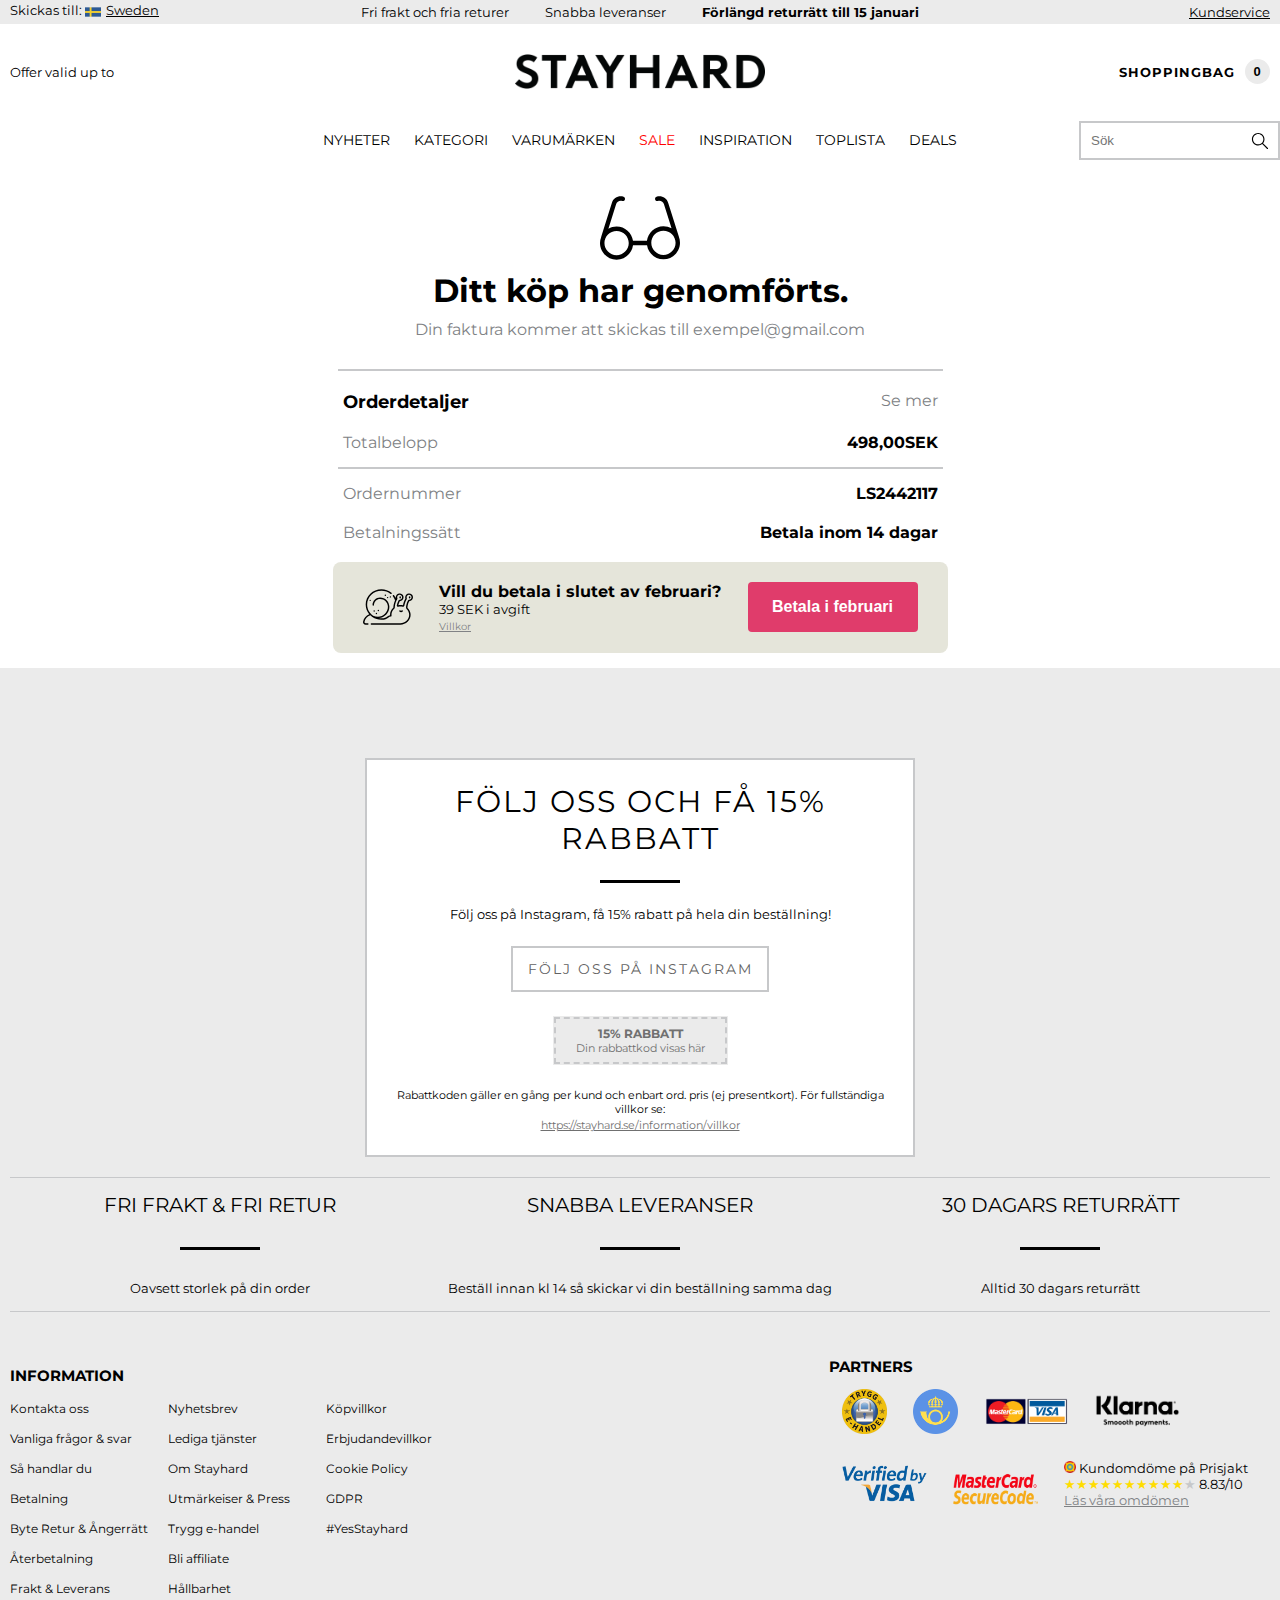
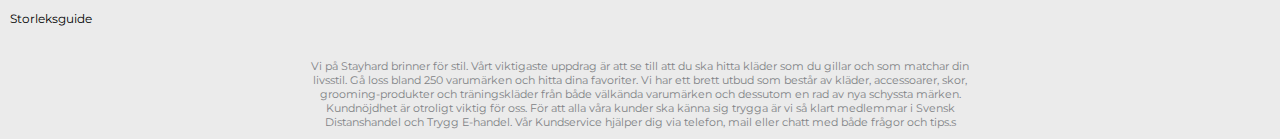
<file: tack.html>
<!DOCTYPE html>
<html lang="">
<head>
<!-- Google Tag Manager -->
<script>(function(w,d,s,l,i){w[l]=w[l]||[];w[l].push({'gtm.start':
new Date().getTime(),event:'gtm.js'});var f=d.getElementsByTagName(s)[0],
j=d.createElement(s),dl=l!='dataLayer'?'&l='+l:'';j.async=true;j.src=
'https://www.googletagmanager.com/gtm.js?id='+i+dl;f.parentNode.insertBefore(j,f);
})(window,document,'script','dataLayer','GTM-NCV87VH');</script>
<!-- End Google Tag Manager -->
	<title>
		Herrkl&#228;der - M&#228;rkeskl&#228;der &amp; mode f&#246;r herr online - Stayhard
	</title>
	<meta charset="utf-8">
	<meta name="viewport" content="width=device-width, initial-scale=1.0">
	<link rel="icon" href="images/stayhard_logo.jpg">
	<link href="https://fonts.googleapis.com/css?family=Montserrat" rel="stylesheet">
	<link rel="stylesheet" href="https://use.fontawesome.com/releases/v5.5.0/css/all.css" integrity="sha384-B4dIYHKNBt8Bc12p+WXckhzcICo0wtJAoU8YZTY5qE0Id1GSseTk6S+L3BlXeVIU" crossorigin="anonymous">
	<link rel="stylesheet" type="text/css" href="stylesheets/styles.css">
	<link rel="stylesheet" type="text/css" href="stylesheets/megamenu.css">
	<link rel="stylesheet" type="text/css" href="stylesheets/footer-style.css">
	<link rel="stylesheet" type="text/css" href="stylesheets/shoping-cart.css">
	<link rel="stylesheet" type="text/css" href="stylesheets/tack.css">
</head>
<body>

<!-- Google Tag Manager (noscript) -->
<noscript><iframe src="https://www.googletagmanager.com/ns.html?id=GTM-NCV87VH"
height="0" width="0" style="display:none;visibility:hidden"></iframe></noscript>
<!-- End Google Tag Manager (noscript) -->
	
	<header>

		<div id="upper-bar">
			<div id="upper-bar-container">

				<!-- Dropdown list of the countries--> 
				<div id="user-country">
					<label for="selected-nation">
						Skickas till:&nbsp;
					</label>
					<div id="selecting-user-nation">
						<ul id="selected-nation">
							<li>
								<img src="images/flags/swedish.png">
								<p>Sweden</p>
							</li>
						</ul>
						<!-- List of countries to select from -->
						<ul id="nations">
							<li>
								<img src="images/flags/austrian.png">
								<p>Austria</p>
							</li>
							<li>
								<img src="images/flags/belgiun.png">
								<p>Belgium</p>
							</li>
							<li>
								<img src="images/flags/bulgarian.jpg">
								<p>Bulgaria</p>
							</li>
							<li id="default-user-nation">
								<img src="images/flags/swedish.png">
								<p>Sweden</p>
							</li>
						</ul>
					</div>				
				</div>

				<!-- Info about the delivery -->
				<div id="delivery-form">
					<p>Fri frakt och fria returer</p>
					<p>Snabba leveranser</p>
					<p>Förlängd returrätt till 15 januari</p>
				</div>

				<!-- Customer service link-->
				<div id="customer-service">
					<a href="kontaktaoss.html">Kundservice</a>
				</div>
			</div>
		</div>

		<div id="middle-bar">
			<div id="middle-bar-container">
				<div id="toggle-container">
					<div id="clickable-toggle-area">
						<!-- Toggle menu on mobile view -->
						<input type="checkbox" id="toggle-menu-checkbox">			
						<label id="toggle-menu-label" for="toggle-menu-checkbox"><span id="toggle-menu"></span></label>
					</div>
				</div>

				<!--Offer counter clock, logo and shopping kart-->
				<div id="offer-validity-counter">Offer valid up to</div>
				<div id="logo">
					<a href="index.html"><img src="images/stayhard_small.png" title="Stay Hard Logotype"></a>
				</div>				
				<div id="shopping-kart-div">
					<i class="fas fa-search" id="search-box-toggle"></i>
					<p>shoppingbag&nbsp;</p>
					<p id="shoping-counter">0</p>
				</div>
			</div>
			<div id="mobile-search-box" class="show-or-hide">
				<input type="text" name="search-item" id="mobile-search-field" placeholder="Sök varumärke eller produkt" />
				<p>SÖK</p>
			</div>
		</div>		

		<nav id="main-menu">					
			<ul id="top-menu">
				<li class="mobile-view-only top-menu-item" id="avdelningar">
					<a href="#" class="top-menu-link mobile-view-only-header">Avdelningar</a>
				</li>
				<li class="top-menu-item" id="new-in-store">
					<a href="#" class="top-menu-link">Nyheter</a>
					<ul class="top-menu-sublist" id="all-items-we-sell-new">
						<li class="top-menu-subcategory" id="all-apparel">
							<a href="#" class="category-link">Kläder</a>
							<ul class="which-type-of-product">
								<li class="innermost-category" id="clothing-new">
									<a href="#">Basics</a>
									<ul class="product-listing">
										<li class="innermost-li"><a href="#">T-Shirts</a></li>
										<li class="innermost-li"><a href="#">Tröjor</a></li>
										<li class="innermost-li"><a href="#">Byxor</a></li>
										<li class="innermost-li"><a href="#">Underkläder</a></li>
									</ul>
								</li>
								<li class="innermost-category" id="bathwear-new">
									<a href="#">Bad och beach</a>
									<ul class="product-listing">
										<li class="innermost-li"><a href="#">Badshorts</a></li>
										<li class="innermost-li"><a href="#">Flip flops</a></li>
										<li class="innermost-li"><a href="#">Beachbags</a></li>
									</ul>
								</li>
								<li class="innermost-category" id="trousers-chinos-new">
									<a href="#">Byxor och chinos</a>
									<ul class="product-listing">
										<li class="innermost-li"><a href="#">Byxor</a></li>
										<li class="innermost-li"><a href="#">Cargobyxor</a></li>
										<li class="innermost-li"><a href="#">Chinos</a></li>
										<li class="innermost-li"><a href="#">Joggingbyxor</a></li>
										<li class="innermost-li"><a href="#">Kostymbyxor</a></li>
									</ul>
								</li>
								<li class="innermost-category" id="jackets-new">
									<a href="#">Jackets</a>
									<ul class="product-listing">
										<li class="innermost-li"><a href="#">Rockat och trenchcoats</a></li>
										<li class="innermost-li"><a href="#">Anorak</a></li>
										<li class="innermost-li"><a href="#">Jeansjackor</a></li>
										<li class="innermost-li"><a href="#">Parkas</a></li>
										<li class="innermost-li"><a href="#">Västar</a></li>
									</ul>
								</li>
								<li class="innermost-category" id="jeans-new">
									<a href="#">Jeans</a>
									<ul class="product-listing">
										<li class="innermost-li"><a href="#">Skinny fit jeans</a></li>
										<li class="innermost-li"><a href="#">Slim fit jeans</a></li>
										<li class="innermost-li"><a href="#">Loose fit jeans</a></li>
										<li class="innermost-li"><a href="#">Regular jeans</a></li>
										<li class="innermost-li"><a href="#">Ripped jeans</a></li>
									</ul>
								</li>
							</ul>
						</li>
						<li class="top-menu-subcategory" id="all-shoes-new">
							<a href="#" class="category-link">Skor</a>
							<ul class="which-type-of-product">
								<li class="innermost-category" id="boots-new">
									<a href="#">Boots och kängor</a>
									<ul class="product-listing">
										<li class="innermost-li"><a href="#">Boots och kängor utan snöring</a></li>
										<li class="innermost-li"><a href="#">Boots och kängor med snöring</a></li>
									</ul>
								</li>
								<li class="innermost-category" id="dress-shoes-new">
									<a href="#">Dressade skor</a>
									<!-- <ul class="product-listing">
										<li class="innermost-li"><a href="#">Dressade skor</a></li>
									</ul> -->
								</li>
								<li class="innermost-category" id="flipflops-sandals-new">
									<a href="#">Flip flop och sandlar</a>
									<ul class="product-listing">
										<li class="innermost-li"><a href="#">Flip flop</a></li>
										<li class="innermost-li"><a href="#">Sandlar</a></li>
										<li class="innermost-li"><a href="#">Tofflor</a></li>
									</ul>
								</li>
								<li class="innermost-category" id="sneakers-textileshoes-new">
									<a href="#">Sneaker och textilskor</a>
									<ul class="product-listing">
										<li class="innermost-li"><a href="#">Låga sneakers</a></li>
										<li class="innermost-li"><a href="#">Höga sneakers</a></li>
										<li class="innermost-li"><a href="#">Espadrillos</a></li>
										<li class="innermost-li"><a href="#">Skatskor</a></li>
									</ul>
								</li>				
							</ul>
						</li>
						<li class="top-menu-subcategory" id="all-watches-new">
							<a href="#" class="category-link">Klockor</a>
							<ul class="which-type-of-product">
								<li class="innermost-category" id="analog-watches-new">
									<a href="#">Analoga clockor</a>
									<!-- <ul class="product-listing">
										<li class="innermost-li"><a href="#">Analoga clockor</a></li>
									</ul> -->
								</li>
								<li class="innermost-category" id="digital-watches-new">
									<a href="#">Digitala clockor</a>
								<!-- 	<ul class="product-listing">
										<li class="innermost-li"><a href="#">Dititala clockor</a></li>
									</ul> -->
								</li>
							</ul>
						</li>
						<li class="top-menu-subcategory" id="all-accessories-new">
							<a href="#" class="category-link">Accessoarer</a>
							<ul class="which-type-of-product">
								<li class="innermost-category" id="belts-new">
									<a href="#">Bälten och hängslen</a>
									<ul class="product-listing">
										<li class="innermost-li"><a href="#">Bälten</a></li>
									</ul>
								</li>
								<li class="innermost-category" id="caps-hats-new">
									<a href="#">Mössor- kepsar och hattar</a>
									<ul class="product-listing">
										<li class="innermost-li"><a href="#">Hattar</a></li>
										<li class="innermost-li"><a href="#">Kepsar</a></li>
										<li class="innermost-li"><a href="#">Mössor</a></li>
									</ul>
								</li>
								<li class="innermost-category" id="ties-new">
									<a href="#">Slips</a>
									<!-- <ul class="product-listing">
										<li class="innermost-li"><a href="#">Slips</a></li>
									</ul> -->
								</li>
								<li class="innermost-category" id="eyewear-new">
									<a href="#">Solglasögon</a>
									<ul class="product-listing">
										<li class="innermost-li"><a href="#">Metallbåge</a></li>
										<li class="innermost-li"><a href="#">Plastbåge</a></li>
									</ul>
								</li>
								<li class="innermost-category" id="jewelry-new">
									<a href="#">Smycken</a>
									<ul class="product-listing">
										<li class="innermost-li"><a href="#">Armband</a></li>
										<li class="innermost-li"><a href="#">Halsband</a></li>
										<li class="innermost-li"><a href="#">Ringar</a></li>
									</ul>
								</li>
								<li class="innermost-category" id="bags-wallets-new">
									<a href="#">Väskor och plånböcker</a>
									<ul class="product-listing">
										<li class="innermost-li"><a href="#">Axelremsväskor</a></li>
										<li class="innermost-li"><a href="#">Beachbags</a></li>
										<li class="innermost-li"><a href="#">Datorväskor</a></li>
										<li class="innermost-li"><a href="#">Necessärer</a></li>
										<li class="innermost-li"><a href="#">Planböcker</a></li>
										<li class="innermost-li"><a href="#">Ryggsäckar</a></li>
									</ul>
								</li>
							</ul>
						</li>
						<li class="top-menu-subcategory" id="all-grooming-products-new">
							<a href="#" class="category-link">Grooming</a>
							<ul class="which-type-of-product">
								<li class="innermost-category" id="face-care-new">
									<a href="#">Ansiktevård</a>
									<ul class="product-listing">
										<li class="innermost-li"><a href="#">Acne</a></li>
										<li class="innermost-li"><a href="#">Ansiktskrämer och återfuktning</a></li>
										<li class="innermost-li"><a href="#">Concealer</a></li>
										<li class="innermost-li"><a href="#">Munhygien</a></li>
									</ul>
								</li>
								<li class="innermost-category" id="smells-new">
									<a href="#">Döfter</a>
									<ul class="product-listing">
										<li class="innermost-li"><a href="#">Aftershave</a></li>
										<li class="innermost-li"><a href="#">Perfym</a></li>
									</ul>
								</li>
								<li class="innermost-category" id="hair-care">
									<a href="#">Hårvård och styling</a>
									<ul class="product-listing">
										<li class="innermost-li"><a href="#">Hårfärg</a></li>
										<li class="innermost-li"><a href="#">Hårbortfall</a></li>
										<li class="innermost-li"><a href="#">Shampoo och bortfall</a></li>
										<li class="innermost-li"><a href="#">Styling</a></li>
										<li class="innermost-li"><a href="#">Styling verktyg</a></li>
									</ul>
								</li>
								<li class="innermost-category" id="body-care-new">
									<a href="#">Kroppsvård</a>
									<ul class="product-listing">
										<li class="innermost-li"><a href="#">Deodrand</a></li>
										<li class="innermost-li"><a href="#">Hudlotion</a></li>
										<li class="innermost-li"><a href="#">Hand och fotvård</a></li>
										<li class="innermost-li"><a href="#">Tvål och bad</a></li>
									</ul>
								</li>
								<li class="innermost-category" id="shaving-trimming-new">
									<a href="#">Rakning och skäggvård</a>
									<ul class="product-listing">
										<li class="innermost-li"><a href="#">Aftershave</a></li>
										<li class="innermost-li"><a href="#">Rakgel och rakskum</a></li>
										<li class="innermost-li"><a href="#">Rakhyvlar och rakknivar</a></li>
										<li class="innermost-li"><a href="#">Raktillbehör</a></li>
										<li class="innermost-li"><a href="#">Skägg och mustaschvax</a></li>
									</ul>
								</li>
							</ul>
						</li>
					</ul>
				</li>
				<li class="top-menu-item" id="categories">
					<a href="#" class="top-menu-link">Kategori</a>
					<ul class="top-menu-sublist" id="all-items-we-sell">
						<li class="top-menu-subcategory" id="all-apparel">
							<a href="#" class="category-link">Kläder</a>
							<ul class="which-type-of-product">
								<li class="innermost-category" id="clothing">
									<a href="#">Basics</a>
									<ul class="product-listing">
										<li class="innermost-li"><a href="#">T-Shirts</a></li>
										<li class="innermost-li"><a href="#">Tröjor</a></li>
										<li class="innermost-li"><a href="#">Byxor</a></li>
										<li class="innermost-li"><a href="#">Underkläder</a></li>
									</ul>
								</li>
								<li class="innermost-category" id="bathwear">
									<a href="#">Bad och beach</a>
									<ul class="product-listing">
										<li class="innermost-li"><a href="#">Badshorts</a></li>
										<li class="innermost-li"><a href="#">Flip flops</a></li>
										<li class="innermost-li"><a href="#">Beachbags</a></li>
									</ul>
								</li>
								<li class="innermost-category" id="trousers-chinos">
									<a href="#">Byxor och chinos</a>
									<ul class="product-listing">
										<li class="innermost-li"><a href="#">Byxor</a></li>
										<li class="innermost-li"><a href="#">Cargobyxor</a></li>
										<li class="innermost-li"><a href="#">Chinos</a></li>
										<li class="innermost-li"><a href="#">Joggingbyxor</a></li>
										<li class="innermost-li"><a href="#">Kostymbyxor</a></li>
									</ul>
								</li>
								<li class="innermost-category" id="jackets">
									<a href="#">Jackets</a>
									<ul class="product-listing">
										<li class="innermost-li"><a href="#">Rockat och trenchcoats</a></li>
										<li class="innermost-li"><a href="#">Anorak</a></li>
										<li class="innermost-li"><a href="#">Jeansjackor</a></li>
										<li class="innermost-li"><a href="#">Parkas</a></li>
										<li class="innermost-li"><a href="#">Västar</a></li>
									</ul>
								</li>
								<li class="innermost-category" id="jeans">
									<a href="#">Jeans</a>
									<ul class="product-listing">
										<li class="innermost-li"><a href="#">Skinny fit jeans</a></li>
										<li class="innermost-li"><a href="#">Slim fit jeans</a></li>
										<li class="innermost-li"><a href="#">Loose fit jeans</a></li>
										<li class="innermost-li"><a href="#">Regular jeans</a></li>
										<li class="innermost-li"><a href="#">Ripped jeans</a></li>
									</ul>
								</li>
							</ul>
						</li>
						<li class="top-menu-subcategory" id="all-shoes">
							<a href="#" class="category-link">Skor</a>
							<ul class="which-type-of-product">
								<li class="innermost-category" id="boots">
									<a href="#">Boots och kängor</a>
									<ul class="product-listing">
										<li class="innermost-li"><a href="#">Boots och kängor utan snöring</a></li>
										<li class="innermost-li"><a href="#">Boots och kängor med snöring</a></li>
									</ul>
								</li>
								<li class="innermost-category" id="dress-shoes">
									<a href="#">Dressade skor</a>
									<!-- <ul class="product-listing">
										<li class="innermost-li"><a href="#">Dressade skor</a></li>
									</ul> -->
								</li>
								<li class="innermost-category" id="flipflops-sandals">
									<a href="#">Flip flop och sandlar</a>
									<ul class="product-listing">
										<li class="innermost-li"><a href="#">Flip flop</a></li>
										<li class="innermost-li"><a href="#">Sandlar</a></li>
										<li class="innermost-li"><a href="#">Tofflor</a></li>
									</ul>
								</li>
								<li class="innermost-category" id="sneakers-textileshoes">
									<a href="#">Sneaker och textilskor</a>
									<ul class="product-listing">
										<li class="innermost-li"><a href="#">Låga sneakers</a></li>
										<li class="innermost-li"><a href="#">Höga sneakers</a></li>
										<li class="innermost-li"><a href="#">Espadrillos</a></li>
										<li class="innermost-li"><a href="#">Skatskor</a></li>
									</ul>
								</li>				
							</ul>
						</li>
						<li class="top-menu-subcategory" id="all-watches">
							<a href="#" class="category-link">Klockor</a>
							<ul class="which-type-of-product">
								<li class="innermost-category" id="analog-watches">
									<a href="#">Analoga clockor</a>
									<!-- <ul class="product-listing">
										<li class="innermost-li"><a href="#">Analoga clockor</a></li>
									</ul> -->
								</li>
								<li class="innermost-category" id="digital-watches">
									<a href="#">Digitala clockor</a>
									<!-- <ul class="product-listing">
										<li class="innermost-li"><a href="#">Dititala clockor</a></li>
									</ul> -->
								</li>
							</ul>
						</li>
						<li class="top-menu-subcategory" id="all-accessories">
							<a href="#" class="category-link">Accessoarer</a>
							<ul class="which-type-of-product">
								<li class="innermost-category" id="belts">
									<a href="#">Bälten och hängslen</a>
									<ul class="product-listing">
										<li class="innermost-li"><a href="#">Bälten</a></li>
									</ul>
								</li>
								<li class="innermost-category" id="caps-hats">
									<a href="#">Mössor- kepsar och hattar</a>
									<ul class="product-listing">
										<li class="innermost-li"><a href="#">Hattar</a></li>
										<li class="innermost-li"><a href="#">Kepsar</a></li>
										<li class="innermost-li"><a href="#">Mössor</a></li>
									</ul>
								</li>
								<li class="innermost-category" id="ties">
									<a href="#">Slips</a>
									<ul class="product-listing">
										<li class="innermost-li"><a href="#">Slips</a></li>
									</ul>
								</li>
								<li class="innermost-category" id="eyewear">
									<a href="#">Solglasögon</a>
									<ul class="product-listing">
										<li class="innermost-li"><a href="#">Metallbåge</a></li>
										<li class="innermost-li"><a href="#">Plastbåge</a></li>
									</ul>
								</li>
								<li class="innermost-category" id="jewelry">
									<a href="#">Smycken</a>
									<ul class="product-listing">
										<li class="innermost-li"><a href="#">Armband</a></li>
										<li class="innermost-li"><a href="#">Halsband</a></li>
										<li class="innermost-li"><a href="#">Ringar</a></li>
									</ul>
								</li>
								<li class="innermost-category" id="bags-wallets">
									<p>Väskor och plånböcker</p>
									<ul class="product-listing">
										<li class="innermost-li"><a href="#">Axelremsväskor</a></li>
										<li class="innermost-li"><a href="#">Beachbags</a></li>
										<li class="innermost-li"><a href="#">Datorväskor</a></li>
										<li class="innermost-li"><a href="#">Necessärer</a></li>
										<li class="innermost-li"><a href="#">Planböcker</a></li>
										<li class="innermost-li"><a href="#">Ryggsäckar</a></li>
									</ul>
								</li>
							</ul>
						</li>
						<li class="top-menu-subcategory" id="all-grooming-products">
							<a href="#" class="category-link">Grooming</a>
							<ul class="which-type-of-product">
								<li class="innermost-category" id="face-care">
									<a href="#">Ansiktevård</a>
									<ul class="product-listing">
										<li class="innermost-li"><a href="#">Acne</a></li>
										<li class="innermost-li"><a href="#">Ansiktskrämer och återfuktning</a></li>
										<li class="innermost-li"><a href="#">Concealer</a></li>
										<li class="innermost-li"><a href="#">Munhygien</a></li>
									</ul>
								</li>
								<li class="innermost-category" id="smells">
									<a href="#">Döfter</a>
									<ul class="product-listing">
										<li class="innermost-li"><a href="#">Aftershave</a></li>
										<li class="innermost-li"><a href="#">Perfym</a></li>
									</ul>
								</li>
								<li class="innermost-category" id="hair-care">
									<a href="#">Hårvård och styling</a>
									<ul class="product-listing">
										<li class="innermost-li"><a href="#">Hårfärg</a></li>
										<li class="innermost-li"><a href="#">Hårbortfall</a></li>
										<li class="innermost-li"><a href="#">Shampoo och bortfall</a></li>
										<li class="innermost-li"><a href="#">Styling</a></li>
										<li class="innermost-li"><a href="#">Styling verktyg</a></li>
									</ul>
								</li>
								<li class="innermost-category" id="body-care">
									<a href="#">Kroppsvård</a>
									<ul class="product-listing">
										<li class="innermost-li"><a href="#">Deodrand</a></li>
										<li class="innermost-li"><a href="#">Hudlotion</a></li>
										<li class="innermost-li"><a href="#">Hand och fotvård</a></li>
										<li class="innermost-li"><a href="#">Tvål och bad</a></li>
									</ul>
								</li>
								<li class="innermost-category" id="shaving-trimming">
									<a href="#">Rakning och skäggvård</a>
									<ul class="product-listing">
										<li class="innermost-li"><a href="#">Aftershave</a></li>
										<li class="innermost-li"><a href="#">Rakgel och rakskum</a></li>
										<li class="innermost-li"><a href="#">Rakhyvlar och rakknivar</a></li>
										<li class="innermost-li"><a href="#">Raktillbehör</a></li>
										<li class="innermost-li"><a href="#">Skägg och mustaschvax</a></li>
									</ul>
								</li>
							</ul>
						</li>
					</ul>   
				</li>
				<li class="top-menu-item" id="brands">
					<a href="#" class="top-menu-link">Varumärken</a>
					<ul class="top-menu-sublist">
						<li class="top-menu-subcategory popular-brands" id="all-brands">
							<a href="#" class="category-link">Populära Märken</a>
							<ul class="which-type-of-product">
								<li class="innermost-category" id="brand-gant">
									<a href="#">GANT</a>
									<ul class="product-listing">
										<li class="innermost-li"><a href="#">Boots and Kängor</a></li>
										<li class="innermost-li"><a href="#">Klockor</a></li>
										<li class="innermost-li"><a href="#">Sneakers och textilskor</a></li>
										<li class="innermost-li"><a href="#">Strumpor och underkläder</a></li>
										<li class="innermost-li"><a href="#">T-shirts</a></li>
									</ul>
								</li>
								<li class="innermost-category" id="brand-lyle-and-scott">
									<a href="#">Lyle and Scott</a>
									<ul class="product-listing">
										<li class="innermost-li"><a href="#">Boots and Kängor</a></li>
										<li class="innermost-li"><a href="#">Klockor</a></li>
										<li class="innermost-li"><a href="#">Sneakers och textilskor</a></li>
										<li class="innermost-li"><a href="#">Strumpor och underkläder</a></li>
										<li class="innermost-li"><a href="#">T-shirts</a></li>
									</ul>
								</li>
								<li class="innermost-category" id="brand-calvin-klein-jeans">
									<a href="#">Calvin Klein Jeans</a>
									<ul class="product-listing">
										<li class="innermost-li"><a href="#">Boots and Kängor</a></li>
										<li class="innermost-li"><a href="#">Klockor</a></li>
										<li class="innermost-li"><a href="#">Sneakers och textilskor</a></li>
										<li class="innermost-li"><a href="#">Strumpor och underkläder</a></li>
										<li class="innermost-li"><a href="#">T-shirts</a></li>
									</ul>
								</li>
								<li class="innermost-category" id="brand-Levis">
									<a href="#">Levis</a>
									<ul class="product-listing">
										<li class="innermost-li"><a href="#">Boots and Kängor</a></li>
										<li class="innermost-li"><a href="#">Klockor</a></li>
										<li class="innermost-li"><a href="#">Sneakers och textilskor</a></li>
										<li class="innermost-li"><a href="#">Strumpor och underkläder</a></li>
										<li class="innermost-li"><a href="#">T-shirts</a></li>
									</ul>
								</li>
								<li class="innermost-category" id="brand-les-deux">
									<a href="#">Les Deux</a>
									<ul class="product-listing">
										<li class="innermost-li"><a href="#">Boots and Kängor</a></li>
										<li class="innermost-li"><a href="#">Klockor</a></li>
										<li class="innermost-li"><a href="#">Sneakers och textilskor</a></li>
										<li class="innermost-li"><a href="#">Strumpor och underkläder</a></li>
										<li class="innermost-li"><a href="#">T-shirts</a></li>
									</ul>
								</li>
								<li class="innermost-category" id="brand-gabba">
									<a href="#">Gabba</a>
									<ul class="product-listing">
										<li class="innermost-li"><a href="#">Boots and Kängor</a></li>
										<li class="innermost-li"><a href="#">Klockor</a></li>
										<li class="innermost-li"><a href="#">Sneakers och textilskor</a></li>
										<li class="innermost-li"><a href="#">Strumpor och underkläder</a></li>
										<li class="innermost-li"><a href="#">T-shirts</a></li>
									</ul>
								</li>
							</ul>  
						</li>
						<li class="top-menu-subcategory popular-brands" id="brands-new-arrivals">
							<a href="#" class="category-link">Nyher från</a>
							<ul class="which-type-of-product">
								<li class="innermost-category" id="brand-cdlp">
									<a href="#">CDLP</a>
									<ul class="product-listing">
										<li class="innermost-li"><a href="#">Boots and Kängor</a></li>
										<li class="innermost-li"><a href="#">Klockor</a></li>
										<li class="innermost-li"><a href="#">Sneakers och textilskor</a></li>
										<li class="innermost-li"><a href="#">Strumpor och underkläder</a></li>
										<li class="innermost-li"><a href="#">T-shirts</a></li>
									</ul>
								</li>
								<li class="innermost-category" id="brand-morris">
									<a href="#">Morris</a>
									<ul class="product-listing">
										<li class="innermost-li"><a href="#">Boots and Kängor</a></li>
										<li class="innermost-li"><a href="#">Klockor</a></li>
										<li class="innermost-li"><a href="#">Sneakers och textilskor</a></li>
										<li class="innermost-li"><a href="#">Strumpor och underkläder</a></li>
										<li class="innermost-li"><a href="#">T-shirts</a></li>
									</ul>
								</li>
								<li class="innermost-category" id="brand-penfield">
									<a href="#">Penfield</a>
									<ul class="product-listing">
										<li class="innermost-li"><a href="#">Boots and Kängor</a></li>
										<li class="innermost-li"><a href="#">Klockor</a></li>
										<li class="innermost-li"><a href="#">Sneakers och textilskor</a></li>
										<li class="innermost-li"><a href="#">Strumpor och underkläder</a></li>
										<li class="innermost-li"><a href="#">T-shirts</a></li>
									</ul>
								</li>
								<li class="innermost-category" id="brand-tommy-hillfiger">
									<a href="#">Tommy Hillfiger</a>
									<ul class="product-listing">
										<li class="innermost-li"><a href="#">Boots and Kängor</a></li>
										<li class="innermost-li"><a href="#">Klockor</a></li>
										<li class="innermost-li"><a href="#">Sneakers och textilskor</a></li>
										<li class="innermost-li"><a href="#">Strumpor och underkläder</a></li>
										<li class="innermost-li"><a href="#">T-shirts</a></li>
									</ul>
								</li>
							</ul>   
						</li>
						<li class="top-menu-subcategory popular-brands" id="brand-from-a-to-z">
							<a href="#" class="category-link">Alla varumärken</a>
							<p><a href="#" id="list-all-brands">A - Ö</a></p>
						</li>
					</ul>   
				</li>

				<li class="top-menu-item" id="sale">
					<a href="#" class="top-menu-link">Sale</a>			  
				</li>

				<li class="top-menu-item" id="inspiration">
					<a href="#" class="top-menu-link">Inspiration</a>
				</li>

				<li class="top-menu-item" id="top-selling">
					<a href="#" class="top-menu-link">Toplista</a>
				</li>

				<li class="top-menu-item" id="deals">
					<a href="#" class="top-menu-link">Deals</a>
				</li>

				<li class="mobile-view-only top-menu-item">
					<a href="#" class="top-menu-link">Presentkort</a>
				</li>

				<li class="top-menu-item mobile-view-only" id="fit-by-fit">
					<a href="#" class="top-menu-link">Fit by fit</a>
				</li>
				
				<li class="top-menu-item mobile-view-only" id="kund-service">
					<a href="#" class="top-menu-link mobile-view-only-header">Kundservice</a>
					<a href="#" class="top-menu-link">Information</a>
					<a href="#" class="top-menu-link">Maila oss</a>
					<a href="#" class="top-menu-link">Ring oss</a>
				</li>

				<li class="top-menu-item mobile-view-only" id="social-media">
					<a href="#" class="top-menu-link mobile-view-only-header">Sociala medier</a>
					<a href="#" class="top-menu-link">Facebook</a>
					<a href="#" class="top-menu-link">Instagram</a>
					<a href="#" class="top-menu-link">Youtube</a>
				</li>

			</ul>
			<div class="search-bar-contianer">
				<input type="text" name="search-item" class="mobile-search-field" placeholder="Sök" />
				<div class="search-glass">
					<img src="images/products/search.svg">
				</div>
			</div>			
		</nav>
	</header>

	<div id="clear-fix"></div>

	<div id="body-overlay"></div>

	<div id="shoping-bag-container" >
		<section class="sc-shoping-cart">		
			<button class="sc-add-to-cart-customized">
				<a href="https://stayhard.se/check-out">Till Kassan</a>		
			</button>
		
			<section class="sc-selected-products">
				<div class="sc-product-image-container">
					<img src="images/shoping-cart/socks.jpeg">
				</div>
				<div class="sc-product-size-price">
					<div class="sc-chosen-product sc-flex-container">
						<div class="sc-wrapper">
							<p>LEVI'S</p>
							<p>168SF Low Cut 3-pack Socks 300 </p>
							<p>White</p>
						</div>
						<div class="sc-trash-bin"><img src="images/shoping-cart/garbage.svg"></div>
					</div>

					<section class="sc-size-and-quantity">
						<p class="sc-selected-sub-heading">storlek</p>
						<div class="sc-selected-product-size sc-flex-container">
							<div class="sc-shoping-cart-size-container sc-sizes-only">
								<div id="side-nav-heading">
									<span>41-46</span>
									<img src="images/shoping-cart/down-arrow.svg" class="sc-arrow">
								</div>
								<ul class="sc-list-container">
									<li>41-46</li>
								</ul>
							</div>
							<span><p class="sc-stock-availablity">I lager</p></span>
						</div>

						<p class="sc-selected-sub-heading">antal</p>
						<div class="sc-selected-quantity-price sc-flex-container">
							<div class="sc-shoping-cart-size-container">
								<div id="side-nav-heading">
									<span>1</span>
									<img src="images/shoping-cart/down-arrow.svg" class="sc-arrow">
								</div>
								<ul class="sc-list-container">
									<li>1</li>
									<li>2</li>
									<li>3</li>
									<li>4</li>
									<li>5</li>
									<li>6</li>
									<li>7</li>
								</ul>
							</div>
							<p class="sc-selected-price">89 kr</p>
						</div>
					</section>
				</div>
			</section>
			<table>
				<tr>
					<th class="sc-type-1">VAROR:</th>
					<td class="sc-type-2">0 kr</td>
				</tr>
				<tr>
					<th class="sc-type-1">SUMMA:</th>
					<td class="sc-type-2">0 kr</td>
				</tr>
			</table>

			<hr class="sc-thick-divider">

			<h2 id="glom-inte">GLÖM INTE:</h2>
				
			<section class="sc-dont-forget-images">
				<div class="sc-dont-forget-product">
					<div class="sc-product-image-container"><img src="images/shoping-cart/men.jpeg"></div>
					<p class="sc-brand">just for men</p>
					<p class="sc-product-name">Dark Brown-Bread </p>
					<p class="sc-product-cost">129 kr</p>
				</div>	
				<div class="sc-dont-forget-product">
					<div class="sc-product-image-container"><img src="images/shoping-cart/socks.jpeg"></div>
					<p class="sc-brand">Levi's</p>
					<p class="sc-product-name">168SF Low Cut 3-pack Socks 300</p>
					<p class="sc-product-cost">89 kr</p>
				</div>
				<div class="sc-dont-forget-product">
					<div class="sc-product-image-container"><img src="images/shoping-cart/perfym.jpeg"></div>
					<p class="sc-brand">BOSS</p>
					<p class="sc-product-name">Boss The Scent EDT 50 ml</p>
					<p class="sc-product-cost">640 kr</p>
				</div>
				<div class="sc-dont-forget-product">
					<div class="sc-product-image-container"><img src="images/shoping-cart/01373464_display.jpeg"></div>
					<p class="sc-brand">LEVI'S</p>
					<p class="sc-product-name">168SF Low Cut 3-pack Socks 300 Gray</p>
					<p class="sc-product-cost">89 kr</p>
				</div>			
			</section>
		</section>
	</div>

	<main class="container" id="main-container">
		<div class="header">
			<img src="images/confirmation-page/glasses.svg" alt="glasses">
			<h1>Ditt köp har genomförts.</h1>
			<p>Din faktura kommer att skickas till exempel@gmail.com</p>
		</div>

		<hr class="underline">

		<div class="section-2">
			
			<div class="total">
			<h2>Orderdetaljer</h2>
			<p>Se mer</p>
			</div>

			<div class="total">
				<p>Totalbelopp</p>
				<span>498,00SEK</span>
			</div>

			<hr class="underline">

			<div class="total">
				<p>Ordernummer</p>
				<span>LS2442117</span>
			</div>

			<div class="total">
				<p>Betalningssätt</p>
				<span>Betala inom 14 dagar</span>
			</div>
		</div>

		<div class="section-3">
			<img src="images/confirmation-page/snail.svg" title="Snail image" height="50px" />
			<div class="section-3-inner">
				<h2>Vill du betala i slutet av februari?</h2>
				<p>39 SEK i avgift</p>
				<a href="#">Villkor</a>	
			</div>		
			<button>Betala i februari</button>
		</div>

	</main>
	<!-- <a href="#clear-fix"> <div id="is-scrolling-up"><i class="fas fa-angle-up"></i></div></a> -->
	<a href="#clear-fix"> <div id="is-scrolling-up"><img src="images/landing-page-images/up-arrow-black.svg"></div></a>

	<footer>
		<div id="footer-container">
			<!--Social Media Bar-->
			<div id="social-media-bar">
				<a href="https://www.instagram.com/Stayhard_Official/" target="_blank"><i class="fab fa-instagram"></i></a>
				<a href="https://www.facebook.com/Stayhard.se" target="_blank"><i class="fab fa-facebook-f"></i></a>
				<a href="https://www.youtube.com/channel/UCHJbVA7qmldYvRcTUxXGnnA" target="_blank"><i class="fab fa-youtube"></i></a>
			</div>
			<div id="follow-us">
				<p class="heading">följ oss och få 15% rabbatt</p>
				<div class="horizontal-line"></div>
				<p id="instagram-discount" class="category-description">Följ oss på Instagram, få 15% rabatt på hela din beställning!</p>
				<p id="clickable-follow-us-text">
					<span id="instagram-conformation"><i class="fas fa-check-circle"></i></span>
					<a href="https://www.instagram.com/Stayhard_Official/" target="_blank">följ oss på instagram</a>
				</p>
				<div id="discount-code">
					<p id="how-much-discount">15% RABBATT</p>
					<p class="small-text">Din rabbattkod visas här</p>
				</div>
				<div id="discount-info">
					<p class="small-text">Rabattkoden gäller en gång per kund och enbart ord. pris (ej presentkort). För fullständiga villkor se:</p>
					<a href="https://stayhard.se/information/villkor" class="small-text" target="_blank">https://stayhard.se/information/villkor</a>
				</div>
			</div>

			<!--Delivery and Return policy-->
			<div id="delivery-guaranty">
				<div id="delivery-cost">
					<h4>fri frakt & fri retur</h4>
					<div class="horizontal-line"></div>
					<p class="category-description">Oavsett storlek på din order</p>
				</div>
				<div id="delivery-time">
					<h4>snabba leveranser</h4>
					<div class="horizontal-line"></div>
					<p class="category-description">Beställ innan kl 14 så skickar
					vi din beställning samma dag</p>
				</div>
				<div id="return-period">
					<h4>30 DAGARS RETURRÄTT</h4>
					<div class="horizontal-line"></div>
					<p class="category-description">Alltid 30 dagars returrätt</p>
				</div>
			</div>

			<!-- Information and partners-->
			<div id="info-partners">
				<div id="information-lists">
					<p class="section-heading">Information</p>
					<div id="container" class="small-text">
						<ul>
							<li><a href="kontaktaoss.html">Kontakta oss</a></li>
							<li><a href="#">Vanliga frågor & svar</a></li>
							<li><a href="#">Så handlar du</a></li>
							<li><a href="#">Betalning</a></li>
							<li><a href="#">Byte Retur & Ångerrätt</a></li>
							<li><a href="#">Återbetalning</a></li>
							<li><a href="#">Frakt & Leverans</a></li>
							<li><a href="#">Storleksguide</a></li>
						</ul>
						<ul>
							<li><a href="#">Nyhetsbrev</a></li>
							<li><a href="#">Lediga tjänster</a></li>
							<li><a href="about.html">Om Stayhard</a></li>
							<li><a href="#">Utmärkeiser & Press</a></li>
							<li><a href="#">Trygg e-handel</a></li>
							<li><a href="#">Bli affiliate</a></li>
							<li><a href="#">Hållbarhet</a></li>
						</ul>
						<ul>
							<li><a href="#">Köpvillkor</a></li>
							<li><a href="#">Erbjudandevillkor</a></li>
							<li><a href="#">Cookie Policy</a></li>
							<li><a href="#">GDPR</a></li>
							<li><a href="#">#YesStayhard</a></li>
						</ul>
					</div>
				</div>
				<div id="partners">
					<p class="section-heading">partners</p>
					<div id="container">
						<img src="images/footer-icons/tryggehandel.png" alt="Trygg Handel">
						<img src="images/footer-icons/postnord.png" alt="Postnord">
						<img src="images/footer-icons/mastercard-visa.png" alt="Mastercard Visa">
						<img src="images/footer-icons/klarna.png" alt="Klarna">
						<img src="images/footer-icons/verified-by-visa.png" alt="Veryfied by Visa">
						<img src="images/footer-icons/mastercard-securecode.png" alt="Mastercard Secure Code">
						<div id="prisjakt-score">
							<p>
								<img src="images/footer-icons/prisjakt.ico" alt="Prisjakt icon"> Kundomdöme på Prisjakt</p>
							<p>
								<span id="prisjakt-rating-stars">&#9733;&#9733;&#9733;&#9733;&#9733;&#9733;&#9733;&#9733;&#9733;&#9733;</span> 
								8.83/10
							</p>
							<p><a href="https://www.prisjakt.nu/butiksinfo.php?f=6391" target="_blank">Läs våra omdömen</a></p>
						</div>
					</div>
				</div>
			</div>

			<div class="small-text" id="bottom-text">
				Vi på Stayhard brinner för stil. Vårt viktigaste uppdrag är att se till att du ska hitta kläder som du gillar och som matchar din livsstil. Gå loss bland 250 varumärken och hitta dina favoriter. Vi har ett brett utbud som består av kläder, accessoarer, skor, grooming-produkter och träningskläder från både välkända varumärken och dessutom en rad av nya schyssta märken. Kundnöjdhet är otroligt viktig för oss. För att alla våra kunder ska känna sig trygga är vi så klart medlemmar i Svensk Distanshandel och Trygg E-handel. Vår Kundservice hjälper dig via telefon, mail eller chatt med både frågor och tips.s
			</div>
		</div>
	</footer>	
	<script src="https://ajax.googleapis.com/ajax/libs/jquery/3.3.1/jquery.min.js"></script>
	<script type="text/javascript" src="scripts/ex-landing-page-scripts.js"></script>
	<script type="text/javascript" src="scripts/about.js"></script>
</body>
</html>
</file>
<file: stylesheets/megamenu.css>
* {
	padding: 0;
	margin: 0;
}
:root {
    --light-gray: #EBEBEB;
    --medium-gray: #C7C8CA;  
    --dark-gray: #808285;
    --light-green: #6eb76e;
    --light-blue: #1E90FF;
    --our-yellow: rgba(255, 221, 0, 1);
}

#toggle-menu:hover {
	cursor: pointer;
}
nav .search-bar-contianer{
	display: none;
}

#top-menu {
	width: 80%;
	max-width: 380px;
	flex-direction: column;
	position: fixed;
	background: #fff;
	z-index: 9999998;
	transition: transform 0.5s;
	transform: scaleX(0);
	transform-origin: left;
}
.show-main-menu {
	transform: scaleX(1)!important; /*Must use important, because in previous lines style have been specied using ID which have a higher precedence than class*/
	flex-direction: column!important;
	height: 90vh !important;
	overflow-y: scroll!important;
	padding: 20px !important;
	background: #fff!important;
}

#top-menu * {
	box-sizing: border-box;
}
#top-menu ul {
	background: #fff;
}

#top-menu li {
	list-style: none;
	line-height: 1.4;
}
#top-menu li#sale {
	order: -1;
}

#avdelningar {
	order: -2;
}
nav a {
	text-decoration: none;
	color: var(--dark-gray);
	padding: 5px;
}
#top-menu .mobile-view-only a {
	text-transform: capitalize;
}
#top-menu .mobile-view-only a.mobile-view-only-header {
	color: #000;
	font-weight: bold;
}
.top-menu-item {
	display: flex;
	flex-direction: column;
	align-items: flex-start;
	justify-content: center;
}
.top-menu-item > .top-menu-link {
	text-transform: uppercase;
	font-size: 14px;
	padding: 10px;
	border: 2px solid transparent;
}
.top-menu-item > .top-menu-link:hover {
	color: #000;
}
.top-menu-item > ul.top-menu-sublist {
	display: none;
}


.innermost-category {
	display: flex;
	flex-direction: column;
	justify-content: center;
	align-items: flex-start;
}

@media (min-width: 968px) {
	
}

@media (min-width: 1050px) {
	#toggle-menu {
		display: none;
	}

	nav .search-bar-contianer{
		display: flex;
		justify-content: space-between;
		align-items: center;
		position: absolute;
		right: 0;
		overflow: visible!important;
		z-index: 9999999;
	}
	.mobile-search-field {
		height: 100%;
		padding: 10px;
		border: 2px solid var(--medium-gray);
	}
	.mobile-search-field:focus {
		background: var(--our-yellow);
		color: #000;
		transform: scaleX(1.2);
		transform-origin: right;
		transition: transform 0.3s linear;
	}
	.search-glass {
		height: 100%;
		width: 40px;
		position: absolute;
		right: 0;
		display: flex;
		justify-content: center;
		align-items: center;
		border: 2px solid;
		border-color:   var(--medium-gray) var(--medium-gray) var(--medium-gray) transparent;
		box-sizing: border-box;
	}
	.search-glass img {
		width: 50%;
		object-fit: contain;
		display: block;
	}
	.search-glass:hover {
		background: var(--our-yellow);
	}

	#top-menu {
		transform: scale(1);
		transition: 0.0s;
		margin: auto;
		width: 100%;
		max-width: 100%;
		height: 100%;
		display: flex;
		flex-direction: row!important; 
		justify-content: center;
		align-items: center;
		position: relative;
	}
	#top-menu .mobile-view-only {
		display: none;
	}
	#top-menu li#sale {
		order: 0;
	}
	.top-menu-item#sale > a {
		color: red;
	}
	.top-menu-item {
		display: flex;
		flex-direction: column;
		align-items: flex-start;
		justify-content: center;
		height: 100%;
	}
	#top-menu a {
		color: inherit;
	}
	.top-menu-item > .top-menu-link:hover {
		border: 2px solid var(--light-gray);
		z-index: 2;
		background: #fff;
	}
	#new-in-store .top-menu-link:hover,
	#categories .top-menu-link:hover,
	#brands .top-menu-link:hover {
		border-bottom-color: transparent;		
	}

	.top-menu-item > ul.top-menu-sublist {
		border: 2px solid var(--light-gray);
		width: 100%;
		padding: 30px;
		position: absolute;
		top: 100%;
		left: 0;
		flex-direction: row;
		justify-content: space-around;
		transform: translateY(-2px); /*Translates submenu's y-axis 2px up to make the border between the link and submenu disapear*/
	}

	.top-menu-item > ul.top-menu-sublist:hover {
		display: flex;
	}

	.top-menu-item > a:hover ~ ul{
		display: flex;
	}
	

	.top-menu-subcategory {
		display: flex;
		flex-direction: column;
		align-items: flex-start;
		justify-content: flex-start;
		margin-bottom: 10px;   /*Latest Edition -- to make different product categories look separate in mobile menu */
	}
	.top-menu-subcategory > a {
		font-size: 15px;
		font-weight: bold;
		margin-bottom: 5px;
		text-transform: uppercase;
	}
	/*Gives a yellow background to subcategories in Kategori and Nyheter menus*/
	.top-menu-subcategory  a:hover {
		background: var(--our-yellow);
	}
	/*Reseting the curson and  background properties for subcategory headings in varumärken menu*/
	.popular-brands > :hover {
		background: initial;
		cursor: auto;
	}
	
	.innermost-category > ul.product-listing {
		display: none;
	}
}
</file>
<file: stylesheets/footer-style.css>
*{
	margin: 0;
	padding: 0;
}
:root {
    --light-gray: #EBEBEB;
    --medium-gray: #C7C8CA;  
    --dark-gray: #808285;
    --our-yellow: rgba(255, 221, 0, 1);
    --light-green: #6eb76e;
    --light-blue: #1E90FF;
}

body {
	font-family:'montserrat';
	font-weight: 400; 
}

footer {
	background: var(--light-gray);
}

#footer-container {
	padding: 10px; 
	box-sizing: border-box;
	max-width: 1300px;
}
/*Social Media Buttons*/
footer #social-media-bar {
	width: 20%; 
	font-size: 35px;
	margin: auto;
	display: flex;
	justify-content: space-around;
	padding: 35px;
}
footer #social-media-bar a {
	color: var(--dark-gray); 
	text-decoration: none;
	padding: 5px;
}
footer #social-media-bar a:hover {
	color: #000;
}

/*Follow Us Section*/
footer #follow-us {
	display: grid;
	grid-template-rows: auto;
	grid-row-gap: 23px;
	align-items: center;
	border: 2px solid var(--medium-gray);
	padding: 23px;
	box-sizing: border-box;
	background: #fff;
	text-align: center;
}
footer #follow-us div,
footer #follow-us > p,
footer #follow-us #discount-info p,
footer #follow-us a {
	background: #fff;
	width: 100%;
	margin: auto;	
}

footer #follow-us p.heading {
	text-transform: uppercase;
	letter-spacing: 2px;
	font-size: 30px;
}
footer #follow-us .horizontal-line,
footer #delivery-guaranty .horizontal-line {
	background: #000;
	width: 80px;
	height: 3px;
}
footer #follow-us .category-description,
footer #delivery-guaranty .category-description{
	font-size: 13px;
	color: #000;
}
footer #follow-us #clickable-follow-us-text{
	outline: 2px solid var(--medium-gray);
	outline-offset: -3px;
	padding: 15px 10px;
	color: rgba(98, 98, 98, 1);
	font-size: 14.3px;
	letter-spacing: 2px;
	text-transform: uppercase;
	box-sizing: border-box;
}
#clickable-follow-us-text #instagram-conformation {
	display: none;
	color: #6EB76E;
}
footer #follow-us #clickable-follow-us-text:hover {
	cursor: pointer;
}
footer #follow-us #clickable-follow-us-text a {
	text-decoration: none;
	color: inherit;
}
footer #follow-us #discount-code {
	color: #707070;
	background: var(--light-gray);
	padding: 10px;
	outline: 2px dashed var(--medium-gray);
	outline-offset: -3px;
	font-size: 12px;
	box-sizing: border-box;
}
#follow-us #discount-code p#how-much-discount {
	font-weight: bold;
}
footer #follow-us p.small-text,
footer #follow-us a.small-text,
footer #delivery-guaranty p.small-text {
	font-size: 11px;
}
footer #follow-us #discount-info a {
	color: #707070;
}


/* Delivery and guaranty section */
footer #delivery-guaranty {
	border-top: 1px solid var(--medium-gray);
	border-bottom: 1px solid var(--medium-gray);
	margin: 20px auto;
	width: 100%;
	display: flex;
	flex-direction: column;
	align-items: center;
}

footer #delivery-guaranty > div {
	display: flex; 
	flex-direction: column;
	align-items: center;
	flex: 1;
	text-align: center;
}
footer #delivery-guaranty > div > * {
	margin: 15px;
}
footer #delivery-guaranty > div h4 {
	text-transform: uppercase;
	font-size: 20px;
	font-weight: normal;
}

/* Informations and Partners */
#info-partners {
	width: 100%;
	display: flex;
	flex-direction: column; 
}
#info-partners > * {
	margin: 25px 0;
}
#info-partners .section-heading {
	font-weight: bold;
	text-transform: uppercase;
	font-size: 15px;
}
#info-partners #information-lists {
	display: flex;
	flex-direction: column;
	justify-content: center;
	line-height: 2.5;
	font-size: 12px;
}
#information-lists #container {
	display: grid;
	grid-template-columns: repeat(2, 1fr);
	grid-gap: 20px;
}
#information-lists #container ul {
	list-style: none;
}
#information-lists #container ul li a {
	color: initial;
	text-decoration: none;
}
#information-lists #container ul li a:hover {
	background: var(--our-yellow);
}

#partners #container {
	display: flex;
	flex-flow: wrap;
	align-items: center; 
}
#partners #container img {
	max-width: 85px;
	margin: 13px;
	object-position: 50% 50%;
	object-fit: contain;
}
#partners #container > img:nth-child(1),
#partners #container > img:nth-child(2) {
	width: 45px;
}
#container #prisjakt-score {
	margin: 13px;
	font-size: 13px;
}
#container #prisjakt-score img {
	margin: 0;
	width: 12px;
	object-position: 50% 50%;
	object-fit: cover;
}
#partners #container #prisjakt-rating-stars {
	color: var(--our-yellow);
}
#partners #container #prisjakt-rating-stars::after {
	content: "\2605";
	color: var(--medium-gray);
}
#partners #container a {
	color: var(--dark-gray);
}
footer #follow-us #discount-info a:hover,
#partners #container a:hover {
	color: #000;
}

/* Last block of text in the Footer */
#bottom-text {
	width: 100%;
	max-width: 674px;
	text-align: center;
	margin: auto;
	color: var(--dark-gray);
	font-size: 11px;
}

@media  (min-width: 770px) {
    footer #follow-us {
		width: 550px;
		margin: auto;
	}
	footer #follow-us #clickable-follow-us-text {
		width: 260px;
		font-size: 14px;
		padding: 15px 5px;
	}
	footer #follow-us #discount-code {
		width: 175px;
	}
	footer #delivery-guaranty {
		flex-direction: row;
		width: 100%;
		align-items: flex-start;
	}
	#info-partners {
		flex-direction: row;
		justify-content: space-between;
	}
	#info-partners #informations-lists {
		flex-basis: 65%;
	}
	#info-partners #partners {
		flex-basis: 35%;
	}
	#information-lists #container {
		grid-template-columns: repeat(3, 1fr);
	}
}

@media  (min-width: 1050px) {
	footer #footer-container {
		
	}
	footer #delivery-guaranty {
		
	}
}

@media  (min-width: 1300px) {
	footer #footer-container {
		margin: auto;
	}
}
</file>
<file: stylesheets/shoping-cart.css>
*{
	margin: 0;
	padding: 0;
}
:root {
    --light-gray: #EBEBEB;
    --medium-gray: #C7C8CA;  
    --dark-gray: #808285;
    --our-yellow: rgba(255, 221, 0, 1);
    --light-green: #6eb76e;
    --light-blue: #1E90FF;
}

#shoping-bag-container {
	position: relative;
	max-width: 1300px;
	margin: auto;
	z-index: 999;
	background: #fff;
}

.sc-shoping-cart {
	border: 2px solid var(--medium-gray);
	padding: 10px;
	margin-left: 50px;
	max-width: 450px;
	display: flex;
	flex-direction: column;
	justify-content: center;
	word-spacing: 0.sc-07em;
	letter-spacing: 1.sc-3px;
	background: #fff;
	position: fixed;
	right: 10px;
	transition: all 0.3s;
}

.sc-add-to-cart-customized {
	background: var(--light-green);
	padding: 10px;
	margin-bottom: 10px;
	height: 55px;
	border: none;
	width: 100%;
	text-transform: uppercase;
	align-self: center;
}
.sc-add-to-cart-customized a {
	text-decoration: none;
	color: #fff;
	word-spacing: 0.sc-07em;
	letter-spacing: 1.sc-3px;
}

/*Styles for selected products*/
.sc-selected-products {
	display: flex;
	justify-content: space-between;
	height: auto;
}
.sc-selected-products .sc-product-image-container {	
	flex-basis: 30%;
}
.sc-selected-products .sc-product-size-price {
	flex-basis: 70%;
	
}
.sc-selected-products .sc-flex-container {
	display: flex;
	justify-content: space-between;
	align-items: center;
	position: relative;
}
.sc-selected-products .sc-chosen-product .sc-wrapper > * {
	margin: 5px 0;
	word-spacing: normal;
	letter-spacing: normal;
}
.sc-chosen-product .sc-wrapper p:first-child {
	font-weight: bold;
	text-transform: uppercase;
}
.sc-trash-bin {
	width: 20px;
	height: 20px;
	padding: 5px;
	border-radius: 50%;
	display: flex;
	align-items: center;
}
.sc-trash-bin:hover {
	background: var(--medium-gray);	
}
.sc-trash-bin img {
	width: 100%;
}

.sc-selected-sub-heading {
	text-transform: uppercase;
	font-weight: bold;
	font-size: 11px;
	margin-left: 10px;
	margin-top: 10px;
	
}

.sc-size-and-quantity .sc-flex-container:nth-of-type(1){
	justify-content: flex-start;	
	flex-wrap: wrap;
}

.sc-stock-availablity {
	font-weight: bold;
	font-size: 11px;
}
.sc-stock-availablity::before {
	content: "\2713";
	margin-right: 10px;
	background: var(--light-green);
	border-radius: 50%;
	padding: 5px;
	width: 10px;
	height: 10px;
	color: #fff;
	display: inline-flex;
	justify-content: center;
	align-items: center;
}

table, td, th {
	border: 2px solid var(--medium-gray);
	border-collapse: collapse;
}
td, th {
	padding: 10px;
	box-sizing: border-box;
}
tr:nth-of-type(2) {
	font-weight: bold;
	background: var(--light-gray);
}
.sc-type-2 {
	border-left: none;
	text-align: right;
	width: 140px;
}
.sc-type-1 {
	border-right: none;
	text-align: left;
	width: 70%;
}
.sc-thick-divider {
	border-top: 2px solid var(--medium-gray);
	margin-top: 20px;
}
#glom-inte{	
	max-width:396px; 
	height:51px;
	text-align: center;
	margin-top: 20px;
	font-weight: normal;
	font-size: 18px;
	box-sizing: border-box;
}

.sc-dont-forget-images {
	display: grid;
	grid-template-columns: 1fr 1fr;  /* Needs improvements */
	grid-template-rows: 50% 50%;
	grid-gap: 10px; 
}

.sc-dont-forget-product {
	min-width: 126px;
}

.sc-dont-forget-product > * {
	margin: 5px 0; 
	overflow-x: hidden;
	white-space: nowrap;
	text-overflow: ellipsis;
}
.sc-product-image-container {
}

.sc-product-image-container img {
	object-fit: cover;
	object-position: center center;
	width: 100%;
	height: 35vw;
	max-height: 182px;
	display: block;
}

.sc-brand {
	font-weight: bold;
	text-transform: uppercase;
}
.sc-product-cost{
	font-size: 17px;
	font-weight: bold;
}
.sc-wrapper {
	margin-left:10px;
}
.sc-selected-product-size {
	margin-left: 10px;
	margin-top: 5px;
	
	}
.sc-selected-quantity-price {
	margin-left: 10px;
	margin-top: 5px;

}

.sc-selected-price{
	font-weight: bold;
	font-size: 17px;
}

.sc-shoping-cart-size-container {
	position: relative;
	width: 62px;
	padding: 10px 0;
	box-sizing: border-box;
	margin-right: 15px;
}
.sc-sizes-only {
	width: 100px;
}
#side-nav-heading {
	display: flex;
	justify-content: space-between;
	align-items: center;
	border:2px solid var(--medium-gray);
	padding: 10px;
}

.sc-shoping-cart-size-container img {
	position: absolute;
	width: 15px;
	right: 10px;
}

.sc-list-container {
	list-style: none;
	color: var(--dark-gray);
	border: 1px solid var(--light-blue);
	display: none;
}
.sc-list-container li {
	padding-left: 10px;
	font-size: 14px;
}
.sc-list-container li:hover {
	background: var(--light-blue);
	color: #fff;
}


.sc-shoping-cart {
	transform:  scaleX(0);
	transform-origin: right;
}
.scale-from-right {	
	transform: scaleX(1);
	height: 140vh;
	overflow-y: scroll;
}
@media (min-width: 450px) {
	.sc-shoping-cart {
		transform:  scaleY(0);
		transform-origin: top;
		display: block;
	}
	.scale-from-top {
		transform: scaleY(1);
		transform-origin: top;
		height: 100vh;
		overflow-y: scroll;
	}
}
</file>
<file: stylesheets/tack.css>
* {
	padding: 0;
	margin: 0;
}
:root {
    --light-gray: #EBEBEB;
    --medium-gray: #C7C8CA;  
    --dark-gray: #808285;
    --our-yellow: rgba(255, 221, 0, 1);
}

body {
	font-family: Montserrat, Arial, sans-serif;
	font-size: 13px;
	font-weight: 400;
	position: relative;
}

.container {
	width: 615px;
	margin: 5px auto;
	box-sizing: border-box;
	overflow: hidden;

}
.container > * {
	box-sizing: border-box;
	margin: 10px auto;
}

.header {
	width: 100%;
	padding: 10px;
	text-align: center;
}

.header img {
	width: 80px;
}

.header h1 {
	font-size: 32px;
	font-weight: bold;	
}

.header p {
	font-size: 16px;
	color: var(--dark-gray);
	padding: 10px;

}

.underline {
	border: solid 1px #C7C8CA;
	background: #C7C8CA;
	border-width: thin;
	margin: 5px;
}

.section-2 {
	display: flex;
	flex-direction: column;
	
}

.section-2 h2 {
	font-size: 18px;
	font-weight: bold;
}

.section-2 span{
	font-size: 16px;
	font-weight: bold;
}

.total {
	display: flex;
	justify-content: space-between;
	text-align: vertical;
	padding: 10px;
}

.total p {
	font-size: 16px;
	color: var(--dark-gray);
}

.section-3 {
	display: flex;
	justify-content: space-between;
	padding: 20px 30px;
	border-radius: 8px;
	background: #e5e5da;
}


.section-3 img {
}


.section-3 h2 {
	font-size: 16px;
}

.section-3 p, {
	font-size: 12px;
}

.section-3 a {
	font-size: 10px; 
	color: var(--dark-gray);
}

.section-3 button {
	color: white;
	background: #e03c6b;
	font-weight: bold;
	font-size: 16px;
	width: 170px;
	height: 50px;
	border-style: none;
	border-radius: 4px;
}

button:hover,
button:active {
	background: #eb6f93;
}


@media (max-width: 940px) {
	#main-container {
		max-width: 380px;
	}

}
</file>
<file: stylesheets/styles.css>
/*Reset */
* {
	padding: 0;
	margin: 0;
}
:root {
    --light-gray: #EBEBEB;
    --medium-gray: #C7C8CA;  
    --dark-gray: #808285;
    --our-yellow: rgba(255, 221, 0, 1);
    --light-green: #6eb76e;
    --light-blue: #1E90FF;
    --our-maroon: #cc2320;
}

body {
	font-family: Montserrat, Arial, sans-serif;
	font-size: 13px;
	font-weight: 400;
	position: relative;

}
#clear-fix {
	width: 100%;
	height: 65px;
	margin-bottom: 5px;
}

/*Gray out the body while menu or shoping cart is open */
.gray-out {
	opacity: 0.5;
	overflow-y: hidden!important;
}

.body-overlay-darkned {
	background: rgba(0, 0, 0, 0.6);
	position: absolute;
	left: 0;
	top: 0;
	width: 100%;
	height: 100%;
	z-index: 998;
	overflow-y: hidden;
}
/*Header and navbars*/

header {
	display: flex;
	flex-direction: column;
	position: fixed;
	width: 100%;
	background: #fff;
	z-index: 9999;	
	padding-bottom: 5px; 
}

/*Upper bar*/
#upper-bar {
	background: rgba(235, 235, 235, 1);
	display: none;
}

/*Middle bar with Logotype and shopping kart*/
#middle-bar {
}
#middle-bar-container {
	padding: 14px;
	display: flex;
	justify-content: space-between;
	align-content: center;
	flex-wrap: wrap;
}

/*Toggle-menu*/
#toggle-container {
	position: relative;
	display: flex;
	justify-content: flex-start;
	align-items: center;
}
#toggle-container #clickable-toggle-area {
	display: flex; 
	height: 100%;
}

#toggle-menu-checkbox {
	display: none;
}
#toggle-menu-label {
	position: relative;
	display: flex;
	align-items: center;
}
#toggle-menu-label:hover {
	cursor: pointer;
}

#toggle-menu,
#toggle-menu::before,
#toggle-menu::after {
	position: relative;	
	display: block;
	width: 20px;
	height: 2px;
	border-radius: 3px;
	background: #000;
	transition: background 0.2s .2s;
}

#toggle-menu::before,
#toggle-menu::after {
	transition: all 0.5s ease-in-out;
	position: absolute;
	content: "";
}
#toggle-menu::before {
	transform: translateY(-6px); 
}
#toggle-menu::after {
	transform: translateY(6px);
}
/*Animating toggle-menu*/
#toggle-menu-checkbox:checked ~ label#toggle-menu-label span{
	background:#fff;
}
#toggle-menu-checkbox:checked ~ label#toggle-menu-label span::before {
	transform: rotate(45deg);
}
#toggle-menu-checkbox:checked ~ label#toggle-menu-label span::after {
	transform: rotate(-45deg);
}

#middle-bar #offer-validity-counter {
	display: none;
	justify-content: flex-start;
	align-items: center; 
}
#toggle-container,
#shopping-kart-div,
#offer-validity-counter {
	flex: 1;
}
#logo {
	flex: 2;
	display: flex;
	justify-content: center;
	align-items: center;
}
#middle-bar-container img {
	display: block;
	object-position: 50% 50%;
	object-fit: cover;
	width: 250px;
	max-width: 100%; 
}
#middle-bar-container i {
	font-size: 24px;
}
#middle-bar-container i:hover {
	cursor: pointer;
}
#middle-bar-container #shopping-kart-div{
	display: flex; 
	justify-content: flex-end;
	align-items: center;
	text-transform: uppercase;
	font-weight: bold;
	font-size: 13px;
	letter-spacing: 1px;
}
#shopping-kart-div > *:not(:last-child) {
	margin-right: 2vw;
}
#middle-bar #shopping-kart-div p:nth-child(2) {
	display: none;
}
#middle-bar-container #shoping-counter {
	border: none;
	background: var(--light-gray);
	color: rgba(0, 0, 0, 1);
	width: 25px;
	height: 25px;
	font-family: sans-serif;
	border-radius: 50%;
	display: flex;
	justify-content: center;
	align-items: center;
}
#middle-bar-container #shoping-counter:hover {
	cursor: pointer;
}

/* Mobile and tablet mode click-activated search box*/
#middle-bar #mobile-search-box {
	border: 2px solid #808285;
	height: 20px;
	display: none;
	justify-content: space-between;
	align-items: center;
	margin: auto 20px 10px 20px;
	padding: 5px 10px;
	overflow: hidden;
}
#mobile-search-box input {
	flex: auto;
	border: none;
	height: 100%;
	margin-right: 10px; 
}


/* Navigation Menu*/



/*styles for shopping-kart*/
#shoping-bag-container {
	position: relative;
	width: 100%;
	max-width: 1300px;
	margin: auto;
	z-index: 9999;
	background: #fff;
}

.show-shoping-bag {
	display: block;
}



/*Layout for the area which prompts the user to buy from us*/
#prompt-the-shopping {
	background-color: #000;
	color: #fff;
	text-align: center;
	text-transform: uppercase;
	margin: 20px auto;	
}
#prompt-the-shopping p {
	padding: 10px;
	line-height: 1.5;
	font-size: 15px;
	font-weight: bolder;
}

#is-scrolling-up {
	position: fixed;
	z-index: 99;
	bottom: 50px;
	right: 50px;
	color: #000;
	background: var(--our-yellow);
	border-radius: 50%;
	width: 45px;
	height: 45px;
	display: none;
	justify-content: center;
	align-items: center;
	animation: scroll-to-start 0.1s ease-in-out;
}
#is-scrolling-up img {
	width: 40%;
}
@keyframes scroll-to-start {
	0% { bottom: 0px; }
	25% { bottom: 5px; }
	50% { bottom: 10px; }
	75% { bottom: 15px; }
	100% { bottom: 20px; }
}



@media (min-width: 770px) {

}

/* Desktop mode */
@media (min-width: 1050px) {
	#clear-fix {
		height: 170px;
	}

	/*Setting up and layouting the upper bar*/
	#upper-bar {
		display: block;
	}
	header #upper-bar-container {
		box-sizing: border-box; 
		max-width: 1300px;
		padding: 2px 10px;
		margin: auto;
		display: flex;
		justify-content: space-between;
		font-size: 13px;
		text-align: center;
		align-items: center;
	}

	header #upper-bar #user-country {
		display: flex;
		justify-content: center; 
	}

	#user-country #selecting-user-nation {
		display: flex;
		flex-direction: column;
		position: relative; 
	}

	header #upper-bar #user-country ul {
		list-style: none;
	}

	#selecting-user-nation ul#nations {
		position: absolute;	
		width: 200px;
		top: 100%;
		background: rgba(235, 235, 235, 1);
		overflow-y: scroll;
		padding: 0 10px;
		transform: translateX(-10px);
		z-index: 1;		
		display: none;
	}
	#selecting-user-nation li {
		display: grid;
		grid-template-columns: repeat(2, auto);
		align-self: center;
		justify-content: left;
		grid-gap: 5px;
		color: #808285;
	}	
	#selecting-user-nation #selected-nation li{
		color: #000;
		text-decoration: underline;
	}
	
	#selecting-user-nation	 li:hover {
		color: #000; 	
		cursor: pointer;
	}

	#selecting-user-nation li img {
		width: 16px;
		height: 20px;
		display: block;
		object-fit: contain;
		object-position: 50% 50%;
	}
	header #upper-bar #user-country,
	header #upper-bar #customer-service {
		flex: 1; 
	}
	header #upper-bar #user-country {
		justify-content: flex-start;
	}
	header #upper-bar #customer-service {
		text-align: right; 
	}
	header #delivery-form {
		display: flex;
		flex: 2;
		justify-content: space-evenly;
	}
	header #delivery-form :last-child {
		font-weight: bold;
		font-size: 100%;
	}
	
	header #upper-bar #customer-service a{
		color: rgba(0, 0, 0, 1);
	}
	
	/*Middle Bar with logotype*/
	#toggle-container {
		display: none;
	}
	
	#middle-bar #offer-validity-counter,
	#middle-bar #shopping-kart-div p:nth-child(2) {
		display: flex;
	}
	#shopping-kart-div > *:not(:last-child) {
		margin-right: 5px;
	}
	#middle-bar-container #toggle-menu-label,
	#shopping-kart-div i {
		display: none;
	}

	header #middle-bar-container {
		max-width: 1300px;
		margin: auto;		
		padding: 30px 10px; 
		box-sizing: border-box;
	}
	header #middle-bar-container img {
		width: 250px;
	}
	/*click-activated search-box needs to be hidden if screens goes up while having it open*/
	#middle-bar #mobile-search-box {
		display: none;
	}
	
	/* Navigation bar */
	header nav#main-menu {
		width: 100%;
		max-width: 1300px;
		margin: auto;
		display: flex;
		justify-content: center;
		align-items: center;
		position: relative;
	}
	/*header #main-menu ul {
		display: flex;
		flex-direction: row;
		align-items: center;
		justify-content: center;  box-sizing: border-box;
	}
	header #main-menu ul li {
		padding: 10px 5px;
		border: 2px solid transparent;
		box-sizing: border-box;
	}
	header #main-menu ul li:hover {
		border: 2px solid var(--light-gray);
	}*/
}
</file>
<file: stylesheets/clothes.css>
sub /*Reset */
* {
	padding: 0;
	margin: 0;
}
:root {
    --light-gray: #EBEBEB;
    --medium-gray: #C7C8CA;  
    --dark-gray: #808285;
    --our-yellow: rgba(255, 221, 0, 1);
    --small-text: 11px;
    --light-green: #6eb76e;
    --light-blue: #1E90FF;
}

body {
	font-family: Montserrat, Arial, sans-serif;
	font-size: 13px;
	font-weight: 400;
	overflow-x: hidden;
}

/*custom radio buttons */
.radio-container {
	width: 8px;
	height: 8px;
	background: #fff;
	border: 1px solid gray;
	border-radius: 50%;
	padding: 5px;
	position: relative;
	display: inline-flex;
	justify-content: center;
	align-items: center;
	margin-right: 10px;
}
.custom-radio {
	width: 60%;
	height: 60%;
	border-radius: 50%;
	position: absolute;
	pointer-events: none;
	top: 50%;
	left: 50%;
	transform: translate(-50%, -50%);
}
.normal-radio-button {
	display: none;
}
.normal-radio-button:checked ~ .custom-radio {
	background: yellow;
}


#discount-reminder {
	max-width: 1300px;
	margin: auto;
	box-sizing: border-box; 
}
#discount-reminder .reminder-container {
	padding: 5px;	
	background: #000; 
	color: #fff;
	box-sizing: border-box;
	display: flex;
	flex-wrap: wrap;
	justify-content: center;
	align-items: center; 
}
#discount-reminder p {
	padding: 5px; 
	margin: 0 10px;
	font-weight: bold;
	word-spacing: 1px;
	text-align: center;
}
#discount-reminder p:last-child {
	text-transform: uppercase;
	background: #fff;
	color: #000;
}
#discount-reminder p:last-child:hover {
	cursor: pointer;
}

#sub-category-options-container {	
	padding: 5px;
	box-sizing: border-box;
	max-width: 1300px;
	margin: auto;
	line-height: 1.5;
}

#current-sub-category-heading {
	padding: 5px;
	text-align: center;
	font-size: 17px;
	font-weight: bold;
	text-transform: uppercase;
}

#category-explanation {
	padding: 5px;
	margin: auto;
	margin-bottom: 5px;
	max-width: 600px;	
}
#category-explanation:hover {
	cursor: pointer;
}
.hide-category-explanation {
	height: 52px;
	overflow: hidden;
	background: linear-gradient(var(--dark-gray), var(--dark-gray), transparent);  /*Creates a background with a gradient from gray to transparent*/
	background-clip: text;  /*Makes the text have gradient from gray to transparent*/
	-webkit-background-clip: text;
	color: transparent;	  /*Sets the color to transparent so as to make the affect of background-clip visible in thee text*/
}
/*Sets the properties so that the text could be read*/
.show-category-explanation {
	background: none;
	color: var(--dark-gray);
	height: 100%;
}

/*Styles the sub-category selected*/
aside {
	display: flex;
	flex-direction: column;
}
aside > div.sub-category-menu {
	width: 100%;
}
.sub-category-menu {
	max-width: 600px;
	margin: 5px auto;
	padding: 5px;
	box-sizing: border-box; 
}

.sub-category-menu li {
	list-style: none;
	margin-left: 5px;
}


.sub-category-menu a {     /*All links in mobile side navigaion*/
	text-decoration: none;
	color: var(--dark-gray);
}
.sub-category-menu a:hover {
	color: #000;
}


.sub-category-outer-div {
	border: 2px solid var(--medium-gray);		
}


.sub-category-selector {
	display: flex;
	justify-content: space-between;
	align-items: center;	
}
.sub-category-selector > * {
	margin: 10px;
}
.sub-category-outer-div .sub-category-selector > p:first-child {
	text-transform: uppercase;	
	color: var(--dark-gray);
	font-weight: bold;
}

.sub-category-selector > .sub-category-toggle-arrow {
	display: flex;
	justify-content: center;
	align-items: center;
}
.sub-category-toggle-arrow img {
	width: 15px;
	object-fit: contain;
	object-position: center center;
}

.hide-sub-category {
	height: 0;
}
.show-sub-category {
	height: 100%;
}

.sub-category-outer-div-list {
	text-transform: uppercase;
	box-sizing: border-box; 
	overflow: hidden;

}
.sub-category-outer-div-list li {
	list-style: none;
	margin: 10px;
	font-size: 11px;
}

#filter-container {	
	max-width: 600px; position: relative;
	margin: auto;
	display: flex;
	flex-direction: row;
	justify-content: space-between;
	align-items: flex-start; 
	box-sizing: border-box;
	flex-wrap: wrap;
	color: var(--dark-gray);
	text-overflow: ellipsis;
	overflow: hidden;
	font-size: 11px;
}
#filter-container > * {
	margin: 5px;
}
#filter-container > div:first-child {
	box-sizing: border-box;
	flex: 2;
}
#filter-container > div:nth-child(2) {
	flex: 1 1 0;
}


.filter-ul li.filter-option-li {
	display: flex;
	justify-content: space-between;
	align-items: center; 
	padding: 5px;
	margin-right: 0px;

}
.filter-ul li.filter-option-li:hover {
	background: var(--our-yellow);
}
.filter-ul li.clear-choices:hover {
	background: none;
	cursor: pointer;
}
.filter-ul li.clear-choices:hover span {
	color: #000;
}
.filter-ul li.filter-option-li:first-child {
	justify-content: flex-start;
	color: var(--medium-gray);
	text-transform: capitalize;
}
.filter-ul li.filter-option-li:first-child span:last-child {
	margin-left: 5px;
}
.filter-ul li.filter-option-li span.how-many-left{
	background: var(--medium-gray); 
	color:  var(--dark-gray);
	border-radius: 2px;
	padding: 0 3px;
	margin-left: 5px;
}



.wrapper {
	padding: 5px;
}

.pagination {
	display: flex;
	justify-content: center;
	align-items: center;
	margin: 15px;
}
.pagination a.pagination-links {
	background: var(--our-yellow);
	color: var(--dark-gray);
	padding: 15px;
	margin: 3px;
	text-decoration: none;
	width: 44px;
	height: 44px;
	box-sizing: border-box;
	text-align: center;
	border-radius: 2px;
	display:  none;
}
.pagination a.pagination-links:nth-of-type(2),
.pagination a.pagination-links:last-child {
	display: block;
}
.pagination .pagination-links:hover {
	color: #000;
}
.pagination a.dots {
	color: #000;
	background: none;
}
.category-why-this-product {
	border: 2px solid var(--medium-gray);
	padding: 10px;
	box-sizing: border-box;
	max-width: 1300px;
	margin: auto;
	line-height: 1.5;
}

main {
	max-width: 1300px;
	margin: auto;	
}
.product-gallery {
	display: grid;
	grid-template-columns: repeat(2, 1fr);
	grid-gap: 10px;
	justify-content: space-between;
}
.product-information {
	overflow-x: hidden;
	white-space: nowrap;
	text-overflow: ellipsis;
}
.product-brand,
.product-price {
	font-weight: bold;
}

.product-gallery article.special-reminder {
	grid-column: span 2;
	background: url('../images/products/sth_7009915-03_Bm_M0027533.jpg');
	background-position: center center;
	background-size: cover;
}
.product-image {
	height: 63vw;
	position: relative;
}

article:nth-of-type(1) .product-image {
	background: url('../images/products/sth_1105436-03_Fm.jpg'), 
				url('../images/products/sth_1105436-03_De_01.jpg');
	background-size: cover;
	background-position: center center;
}
article:nth-of-type(1) .product-image:hover  {
	background: url('../images/products/sth_1105436-03_De_01.jpg');
}
article:nth-of-type(2) .product-image {
	background: url('../images/products/hillpufferblack.jpg'),
				url('../images/products/hillpuffer.jpg');
	background-size: cover;
	background-position: center center;
}
article:nth-of-type(2) .product-image:hover  {
	background: url('../images/products/hillpuffer.jpg');
}
article:nth-of-type(3) .product-image {
	background: url('../images/products/exmachinahoodie.jpg'), url('../images/products/exmachinahoodie_back.jpg');
	background-size: cover;
	background-position: center center;
}
article:nth-of-type(3) .product-image:hover  {
	background:url('../images/products/exmachinahoodie_back.jpg');
}
article:nth-of-type(4) .product-image {
	background: url('../images/products/knitted-maroon.jpg'),
	url('../images/products/knitted-maroon_back.jpg');
	background-size: cover;
	background-position: center center;
}
article:nth-of-type(4) .product-image:hover  {
	background: url('../images/products/knitted-maroon_back.jpg');
}
article:nth-of-type(5) .product-image {
	background: url('../images/products/studioTotal-gray.jpg'),
				url('../images/products/sth_7009915-03_Bm_M0027533.jpg');
	background-size: cover;
	background-position: center center;
}
article:nth-of-type(5) .product-image:hover  {
	background: url('../images/products/sth_7009915-03_Bm_M0027533.jpg');
}
article:nth-of-type(6) .product-image {
	background: url('../images/products/knitted-white.jpeg'), url('../images/products/white_back.jpg');
	background-size: cover;
	background-position: center center;
}
article:nth-of-type(6) .product-image:hover  {
	background: url('../images/products/white_back.jpg');
}
article:nth-of-type(7) .product-image {
	background: url('../images/products/tiger-of-sweden.jpeg'), url('../images/products/tiger-of-sweden_closeup.jpg');
	background-size: cover;
	background-position: center center;
}
article:nth-of-type(7) .product-image:hover  {
	background: url('../images/products/tiger-of-sweden_closeup.jpg');
}
article:nth-of-type(8) .product-image {
	background: url('../images/products/sand-navy.jpeg'), url('../images/products/kavaj_back.jpg');
	background-size: cover;
	background-position: center center;
}
article:nth-of-type(8) .product-image:hover  {
	background: url('../images/products/kavaj_back.jpg');
}
article:nth-of-type(9) .product-image {
	background: url('../images/products/gant-boots.jpeg'), url('../images/products/gant_back.jpg');
	background-size: cover;
	background-position: center center;
}
article:nth-of-type(9) .product-image:hover  {
	background: url('../images/products/gant_back.jpg');
}
article:nth-of-type(10) .product-image {
	background: url('../images/products/kavaj-gray.jpg'), url('../images/products/kavaj-gray_back.jpg');
	background-size: cover;
	background-position: center center;
}
article:nth-of-type(10) .product-image:hover  {
	background: url('../images/products/kavaj-gray_back.jpg');
}
article:nth-of-type(11) .product-image {
	background: url('../images/products/sth_7009915-03_Bm_M0027533.jpg');
	background-size: cover;
	background-position: center center;
}
article:nth-of-type(11) .product-image:hover  {
	background: url('../images/products/sth_7009915-03_Bm_M0027533.jpg');
}
article:nth-of-type(12) .product-image {
	background: url('../images/products/sth_7009915-03_Bm_M0027533.jpg');
	background-size: cover;
	background-position: center center;
}
article:nth-of-type(12) .product-image:hover  {
	background: url('../images/products/sth_7009915-03_Bm_M0027533.jpg');
}
article:nth-of-type(13) .product-image {
	background: url('../images/products/sth_7009915-03_Bm_M0027533.jpg');
	background-size: cover;
	background-position: center center;
}
article:nth-of-type(13) .product-image:hover  {
	background: url('../images/products/sth_7009915-03_Bm_M0027533.jpg');
}
article:nth-of-type(14) .product-image {
	background: url('../images/products/sth_7009915-03_Bm_M0027533.jpg');
	background-size: cover;
	background-position: center center;
}
article:nth-of-type(14) .product-image:hover  {
	background: url('../images/products/sth_7009915-03_Bm_M0027533.jpg');
}
article:nth-of-type(15) .product-image {
	background: url('../images/products/sth_7009915-03_Bm_M0027533.jpg');
	background-size: cover;
	background-position: center center;
}
article:nth-of-type(15) .product-image:hover  {
	background: url('../images/products/sth_7009915-03_Bm_M0027533.jpg');
}
article:nth-of-type(16) .product-image {
	background: url('../images/products/sth_7009915-03_Bm_M0027533.jpg');
	background-size: cover;
	background-position: center center;
}
article:nth-of-type(16) .product-image:hover  {
	background: url('../images/products/sth_7009915-03_Bm_M0027533.jpg');
}
article:nth-of-type(17) .product-image {
	background: url('../images/products/sth_7009915-03_Bm_M0027533.jpg');
	background-size: cover;
	background-position: center center;
}
article:nth-of-type(17) .product-image:hover  {
	background: url('../images/products/sth_7009915-03_Bm_M0027533.jpg');
}
article:nth-of-type(18) .product-image {
	background: url('../images/products/sth_7009915-03_Bm_M0027533.jpg');
	background-size: cover;
	background-position: center center;
}
article:nth-of-type(18) .product-image:hover  {
	background: url('../images/products/sth_7009915-03_Bm_M0027533.jpg');
}
article:nth-of-type(19) .product-image {
	background: url('../images/products/sth_7009915-03_Bm_M0027533.jpg');
	background-size: cover;
	background-position: center center;
}
article:nth-of-type(19) .product-image:hover  {
	background: url('../images/products/sth_7009915-03_Bm_M0027533.jpg');
}
article:nth-of-type(20) .product-image {
	background: url('../images/products/sth_7009915-03_Bm_M0027533.jpg');
	background-size: cover;
	background-position: center center;
}
article:nth-of-type(20) .product-image:hover  {
	background: url('../images/products/sth_7009915-03_Bm_M0027533.jpg');
}

@media (min-width: 768px) {
	.product-gallery {
		grid-template-columns: repeat(3, 1fr);
	}
	.product-image {
		height: 42vw;	
	}
	.pagination a.pagination-links:nth-of-type(3) {
		display: block;
	}
}

@media (min-width: 960px) {
	.product-image {
		height: 24vw;	
	}
	.pagination a.pagination-links {
		display: block;
	}

	.top-level-container {
		display: grid;
		grid-template-columns: minmax(200px, 200px) 1fr;
		padding: 10px;
		align-items: start;
		max-width: 1300px;
		margin: auto;
	}
	.top-level-container section:last-child {
		align-self: start;
		height: 100%;
	}


/*Organizes the container for filters, side navigation and main area*/		
	#sub-category-options-container {	
		position: relative;

	} 

	.page-map {  /* Area showing which part of the site user is visiting at the moment */

	}
	#current-sub-category-heading {
		align-self: flex-start;
		text-align: left;
	}

	#filter-container {   /*Styles how the filters are organized and displayed*/
		max-width: 100%;
		display: grid;
		grid-template-columns: 1fr 200px;
		z-index: 2;
		position: absolute;
		left: 0;
		right: 0;
	}
	#filter-container > div:last-child {
		display: flex;
	}
	#filter-container > div:first-child {
		grid-column-end: -1;
		order: 1;
		margin-right: 0px;
	}

	.order-by {
		background: #fff;
	}
	.order-by-li {
		margin-right: 0px!important;
	}
	.order-by-li:hover {
		background: var(--light-blue);
		color: #fff;
		font-weight: bold;
	}
	main {
		position: relative;
		top: 50px;
	}

/*Styles filters */
	.all-filters-desktop {
		border: none; position: relative;
		background: none;
	}
	.all-filters-desktop > div:first-child {
		display: none;
	}	
	.filter-categories {
		height: 100%;
	}
	.filter-categories > ul {
		display: flex;
		flex-flow: row wrap;
	}
	.sub-category-outer-div-list li {
		list-style: none; 
		margin: 0px 10px 10px 0px;
	}
	.order-by li {
		padding: 5px; 
	}

/*Styles the side navigation*/
	aside {
		margin-top: 36px;
	}
	.sub-category-menu {
		order: -1;
	}
	.sub-category-menu .top-menu-subcategory {
		margin-bottom: 10px;
	}
	.sub-category-menu .top-menu-subcategory  li a {
		margin: 0 10px ;
	}
	.sub-category-menu .top-menu-subcategory  li li a {
		margin: 5px 15px ;
	}

	.sub-category-menu .top-menu-subcategory > a {
		font-size: 13px;
		text-transform: uppercase;
		font-weight: bold;
		padding-bottom: 10px;
	}	

	.sub-category-menu > ul > li:nth-of-type(6) a,
	.sub-category-menu > ul > li:nth-of-type(7) a,
	.sub-category-menu > ul > li:last-child {
		padding: 0;
		margin-bottom: 10px;
		color: var(--dark-gray) !important;
		font-weight: bold;
		font-size: 13px;
		text-transform: uppercase;
	}
	.sub-category-menu .top-menu-subcategory  a:hover,
	.sub-category-menu > ul > li:nth-of-type(6)  a:hover,
	.sub-category-menu > ul > li:nth-of-type(7)  a:hover,
	.sub-category-menu > ul > li:last-child:hover {
		background: none;
		color: #000 !important;
	}

	.sub-category-menu .top-menu-subcategory ul { /*Hides subcategories in sidenavigation by default*/
		display: none;
	}
	/*.sub-category-menu .top-menu-subcategory > a:hover ~ ul{
		display: initial;
	}*/

	.wrapper {
		padding-right: 0px;
	}


	#category-explanation {   /*Last text container*/
		background: none;
		color: var(--dark-gray);
		height: 100%;
		border: 1px solid var(--medium-gray);
		border-right: none;
		border-left: none;
	}
	

	.product-gallery {
		grid-template-columns: repeat(4, 1fr);
	}
}
@media (min-width: 1050px) {
	.product-image {
		height: 25vw;
		max-height: 350px;
		width: 16%-80px;	
	}
	.reminder-container {
		margin: 10px 5px;
	}

}
</file>
<file: stylesheets/product-page.css>
/*Reset */
* {
	padding: 0;
	margin: 0;
}
:root {
    --light-gray: #EBEBEB;
    --medium-gray: #C7C8CA;  
    --dark-gray: #808285;
    --our-yellow: rgba(255, 221, 0, 1);
    --our-light-green: #98cd98;
    --light-blue: #1E90FF;
    --small-text: 11px;
}

body {
	font-family: Montserrat, Arial, sans-serif;
	font-size: 13px;
	font-weight: 400;
	overflow-x: hidden;
	box-sizing: border-box;
}

#discount-reminder {
	max-width: 1300px;
	margin: auto;
	box-sizing: border-box; 
}
#discount-reminder .reminder-container {
	padding: 5px;	
	background: rgb(110,110,110); 
	color: #fff;
	box-sizing: border-box;
	display: flex;
	flex-wrap: wrap;
	justify-content: center;
	align-items: center; 
}
#discount-reminder p {
	padding: 5px; 
	margin: 0 10px;
	font-weight: bold;
	word-spacing: 1px;
	text-align: center;
	text-transform: uppercase;
}
#discount-reminder p:last-child {
	text-transform: uppercase;
	background: var(--our-yellow);
	color: #000;
}
#discount-reminder p:last-child:hover {
	cursor: pointer;
}
h2.section-heading {
	text-transform: uppercase;
	color: #000;
	text-align: center;
	font-weight: normal;
	font-size: 20px;
	letter-spacing: 0.4em;
	margin-bottom: 20px;
}

hr.fine-gray-line {
	border: 1px solid var(--dark-gray);
	margin: 10px 0;
}

hr.separator-short {
	margin: 20px 0;
	border: 1px solid var(--medium-gray);
	width: 80px;
}

main {
	display: flex;
	flex-direction: column;
	margin: 20px;
}
main > * {
	
}
.current-product-images {
}
.all-images {
	display: none;
}
.main-image {
	height: 120vw;
	width: 100%;
	/*background: url('../images/products/designs-and-colours/11271301_display.jpeg');*/
	background-size: cover;
	background-position: center center;
	margin: auto;
	position: relative;
}
.image-viewed-in-detail {
	padding: 20px;
	box-sizing: border-box;
}
.image-viewed-in-detail > :first-child {
	margin-bottom: 20px;
}
.full-screen-icon {
	font-size: 25px;
}
.navigational-arrows {
	position: absolute;
	left: 0;
	top: 50%;
	transform: translateY(-50%);
	display: flex;
	justify-content: space-between;
	align-items: center;
	width: 100%;
	padding: 20px;
	box-sizing: border-box;	
}
.on-image-icon {
	width: 30px;
	height: 30px;
}
.on-image-icon:hover {
	cursor: pointer;
}
.on-image-icon > img {
	object-position: center center;
	object-fit: contain;
	width: 100%;
}

/*Style ruls for product-details section*/
.everything-about-current-product {
	word-spacing: 0.2em;
	letter-spacing: 1px;
	padding: 10px;
	line-height: 1.5;
}

.everything-about-current-product > * {
	margin-bottom: 30px;
}

/*Product brand, name and price*/
.which-brand {
	text-transform: uppercase;
	font-size: 24px;
}
.which-name {
	text-transform: capitalize;
	font-size: 17px;
}


/*Price*/
.current-onetime-price {
	font-weight: bold;
	font-size: 24px;
}
.price-on-installments {
	color: #4F71FF;
}

/*Product rating and colours*/
.how-it-is-rated {
	color: var(--medium-gray);
	font-size: 30px;
}
.product-colors-gallery {
	display: flex;
	flex-flow: row wrap;
}
.product-colors-gallery .photo-frame {
	margin: 5px 5px 0 0;
	padding: 2px;
	border-bottom: 2px solid transparent;
}
.product-colors-gallery .photo-frame:hover {
	border-color: #000;
}
.photo-frame-active {
	border: 2px solid #000;
}

.product-colors-gallery img {
	object-fit: cover;
	object-position: center center;
	height: 65px;
	width: 54px;
	display: block;
}


/*Style rules for size list and customized add to cart button container*/
.size-shop-options {
	display: flex;
	flex-direction: column;
}
.size-shop-options > button,
.size-shop-options .select-wrapper {  
	margin: 10px 0;
}
.select-wrapper {
	position: relative;
	max-width: 40%;
}
.down-arrow-container {
	width: 20px;
	height: 20px;
	position: absolute;
	right: 5px;
	top: 50%;
	transform: translateY(-50%);
	pointer-events: none;    /*pointer-events must be defined on this div and its child img so that the click event passes through and targets the SELECT*/
	background: #fff;
}
.down-arrow-container img {
	width: 100%;
	pointer-events: none;
}
.size-shop-options select {
	width: 100%;
	padding: 10px;
}

/*Style rules for customized add to cart button*/
#add-to-cart-green {
	background: var(--our-light-green);
	border: 1px solid var(--our-light-green);
	padding: 10px;
	color: #fff;
	text-transform: uppercase;
	width: 100%;
	cursor: pointer;
}

/*Styling the detail and instructions list*/
.everything-about-current-product ul{
	list-style: none;
}
.everything-about-current-product ul li {
	margin: 5px 0;
}
/*Styling the detail and instructions list*/
.shipping-and-return li {
	font-weight: bold;
	color: #000;
	display: flex;
	align-items: center;
	margin: 5px 0;

}
.shipping-and-return li a {
	color: #000;
}

.shipping-and-return li::before {
	content: "\2713";
	width: 10px;
	height: 10px;
	border-radius: 50%;
	padding: 10px;
	background: var(--our-light-green);
	color: white;
	display: inline-flex;
	align-items: center;
	justify-content: center;
	margin-right: 15px;
}
/*Styles list for instructions and details about the porudct*/
.product-details-and-instructions {
	position: relative;
	list-style-position: outside;
	padding-left: 23px; /* To hange-out the custom bullet points outside the list,   15px + 8px =  padding-left + width of ::before */
	text-indent: -23px;
}
.product-details-and-instructions span.product-id {
	color: var(--dark-gray);
	margin: 0 0 20px 0;
}
.product-details-and-instructions li::before {
	content: "";
	background: var(--our-yellow);
	width: 8px;
	height: 8px;
	border-radius: 50%;
	display: inline-flex;
	margin-right: 15px;
}

/*Description text style rules*/
.hide-description-text{
	background: linear-gradient(#000, var(--dark-gray), #fff);
	background-clip: text;
	-webkit-background-clip: text;
	color: transparent;
}
.show-description-text {
	background: none;
	color: #000;
}


/*Similar Products*/
.promotions {
	margin: 20px;
	line-height: 1.8;
}
.promotions .product-gallery {
	display: grid;
	grid-template-columns: repeat(2, 1fr);
	grid-gap: 10px;
}
.promotions .product-info {
	overflow: hidden;
	white-space: nowrap;
	text-overflow: ellipsis;  /* not working because the width is displayed in % an not px */
	font-size: 13px;
}
.promotions .product-info > * {
	width: 100%;
}
 .product-image {
	height: 60vw;
	width: 50%-8px;	
	position: relative;
	background-size: cover;
	background-position: center center;
}
.promotions .product-brand {
	text-transform: uppercase;
	font-weight: bold;
}
.promotions .product-description {
	text-transform: capitalize;
}
.promotions .product-price {
	font-weight: bold;
	font-size: 1.2em;
}

/*Sets Backgrounds*/
#similar-products article:nth-of-type(1) .product-image {
	background: url('../images/products/classy- issue-green.jpeg');
	background-size: cover;
	background-position: center center;
}
#similar-products article:nth-of-type(2) .product-image {
	background: url('../images/products/speachless-wine.jpeg');
	background-size: cover;
	background-position: center center;
}
#similar-products article:nth-of-type(3) .product-image {
	background: url('../images/products/les-deux.jpeg');
	background-size: cover;
	background-position: center center;
}
#similar-products article:nth-of-type(4) .product-image {
	background: url('../images/products/studio-total-red.jpeg');
	background-size: cover;
	background-position: center center;
}
#similar-products article:nth-of-type(5) .product-image {
	background: url('../images/products/studioTotal-gray.jpg');
	background-size: cover;
	background-position: center center;
}
#similar-products article:nth-of-type(6) .product-image {
	background: url('../images/products/knitted-white.jpeg');
	background-size: cover;
	background-position: center center;
}

/*Sets backgrounds for second promotional section*/
#what-others-bought article:nth-of-type(1) .product-image {
	background: url('../images/products/tiger-of-sweden.jpeg');
	background-size: cover;
	background-position: center center;
}
#what-others-bought article:nth-of-type(2) .product-image {
	background: url('../images/products/sand-navy.jpeg');
	background-size: cover;
	background-position: center center;
}
#what-others-bought article:nth-of-type(3) .product-image {
	background: url('../images/products/gant-boots.jpeg');
	background-size: cover;
	background-position: center center;
}
#what-others-bought article:nth-of-type(4) .product-image {
	background: url('../images/products/sand-gray.jpeg');
	background-size: cover;
	background-position: center center;
}
#what-others-bought article:nth-of-type(5) .product-image {
	background: url('../images/products/calvinklein.jpeg');
	background-size: cover;
	background-position: center center;
}
#what-others-bought article:nth-of-type(6) .product-image {
	background: url('../images/products/ST-linen-jacket.jpeg');
	background-size: cover;
	background-position: center center;
}

/*Rating Section*/
.rate-this-product {
	margin: 20px;
}
.rate-this-product > * {
	margin: 20px 0;
}
hr.section-separator-bar {
	border: 1.5px solid;
	color: var(--medium-gray);
	margin: 10px 20px;
}

.rate-this-product .product-rating {
	color: var(--medium-gray);
	font-size: 20px;
}
.rate-this-product .rating-text:last-child {
	font-size: 13px; 
}
.rate-this-product .open-rating-link {
	text-decoration: underline;
}
.rate-this-product .open-rating-link:hover {
	cursor: pointer;
}

@media (min-width: 426px) {
	.product-details-and-instructions span.product-id {
	position: absolute;
	right: 0px;
	}
}

@media (min-width: 630px) { 
	main  {
		padding: 0 5rem;
	}
	.main-image {
		height: 100vw;
	}
	.image-viewed-in-detail {
		padding: 20px;
	}
}

@media (min-width: 768px ) {

	main  {

	}
	.promotions .product-gallery {
		grid-template-columns: repeat(3, 1fr);
	}
	.promotions .product-info {
	}
	.promotions .product-image {
		height: 40vw;
		width: 33%-16px;		
	}

	.size-shop-options {
		flex-direction: row;
	}
	.select-wrapper {
		flex-basis: 40%;
		margin-right: 20px;
		box-sizing: border-box;
	}
	#add-to-cart-green {
		flex-basis: 60%;
		margin-left: 20px;
	}

}
@media (min-width: 968px) {

	main {
		padding: 20px;
		flex-direction: row;
		justify-content: space-between;
		align-items: flex-start;		
		max-width: 1300px;
		margin: auto;
		box-sizing: border-box;
	}
	
	main .current-product-images {
		flex-basis: 50%;
	}
	main .everything-about-current-product {
		flex-basis: 45%;
	}

	/*Styles the product photos*/
	.current-product-images {
		display: grid;
		grid-template-columns: 80px 1fr;
		grid-gap: 10px;
		padding: 20px; 
	}
	.all-images {
		display: grid;
		grid-template-rows: repeat(auto, minmax(96px, 97px));
		grid-gap: 10px;
		align-content: start;
	}
	.all-images  img {
		width: 80px;
		object-position: center center;
		object-fit: cover;
	}
	.all-images  img:hover {
		opacity: 0.8;
	}
	.main-image {
		height: 40vw;
		width: 34vw;
		background: url('../images/products/designs-and-colours/11271301_display.jpeg');
		background-size: cover;
		background-position: center center;
	}

	.wrapper {
		max-width: 1300px;
		margin: auto;
	}

	h2.section-heading {
		font-size: 28px;
	}
	.rate-this-product .rating-text:last-child {
		font-size: 16px; 
	}
	.promotions .product-gallery {
		grid-template-columns: repeat(6, 1fr);
	}
	.promotions .product-info {	
	}
	.promotions .product-image {
		height: 18vw;
		width: 16%-80px;	
	}

	.product-description-text {
		background: none;
		color: #000;
	}
}
</file>
